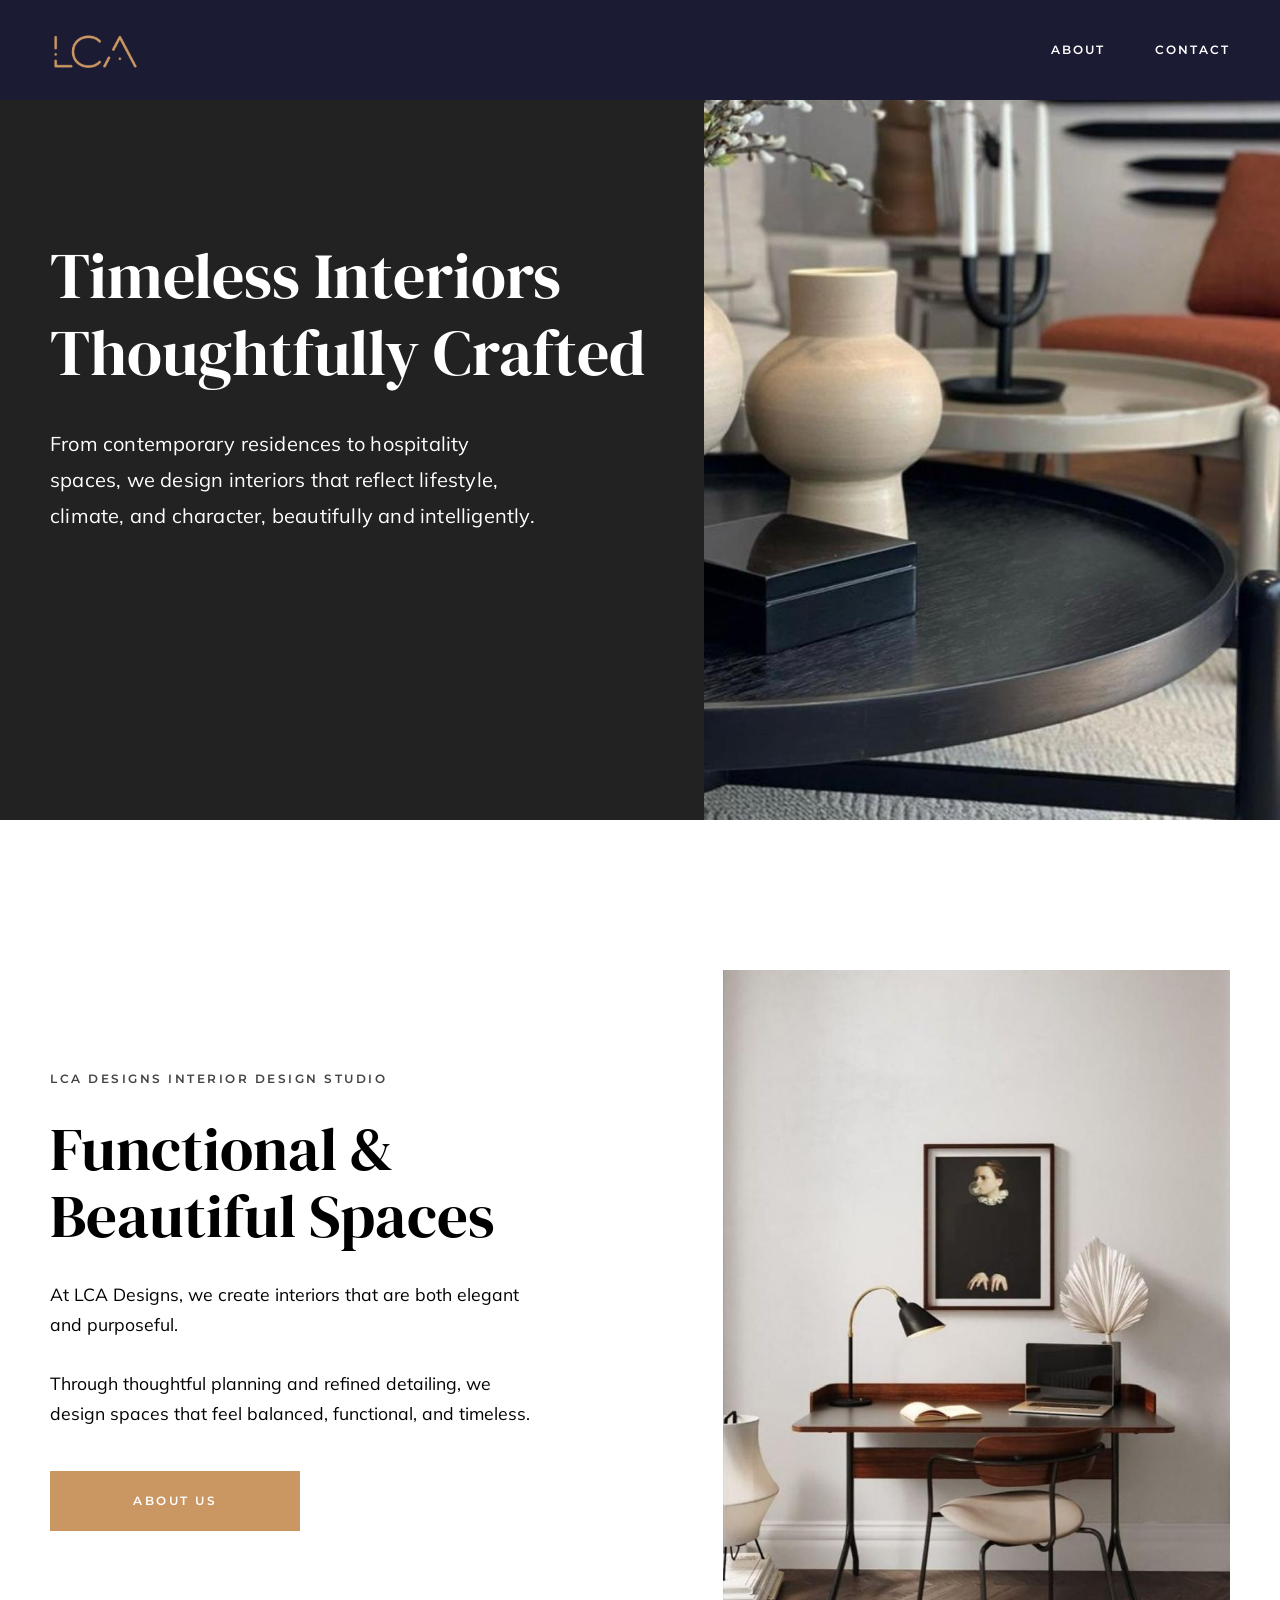
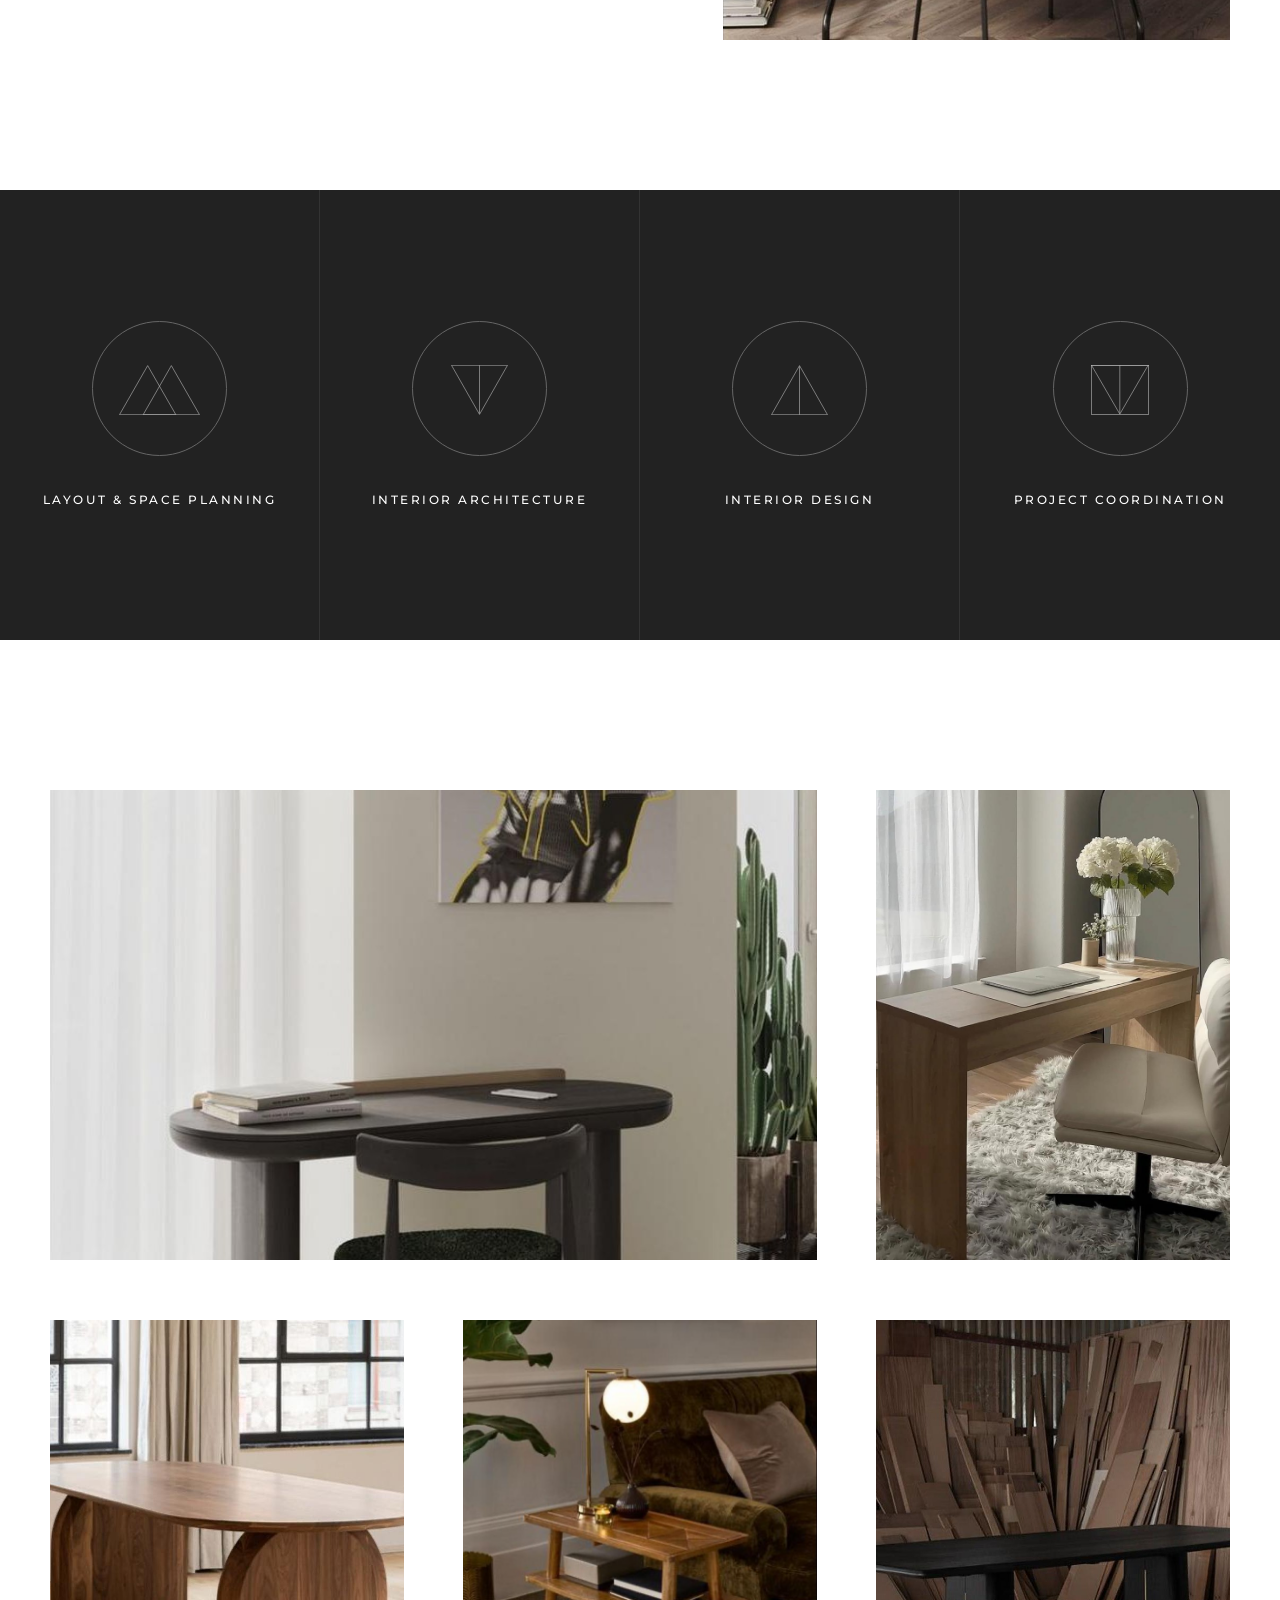
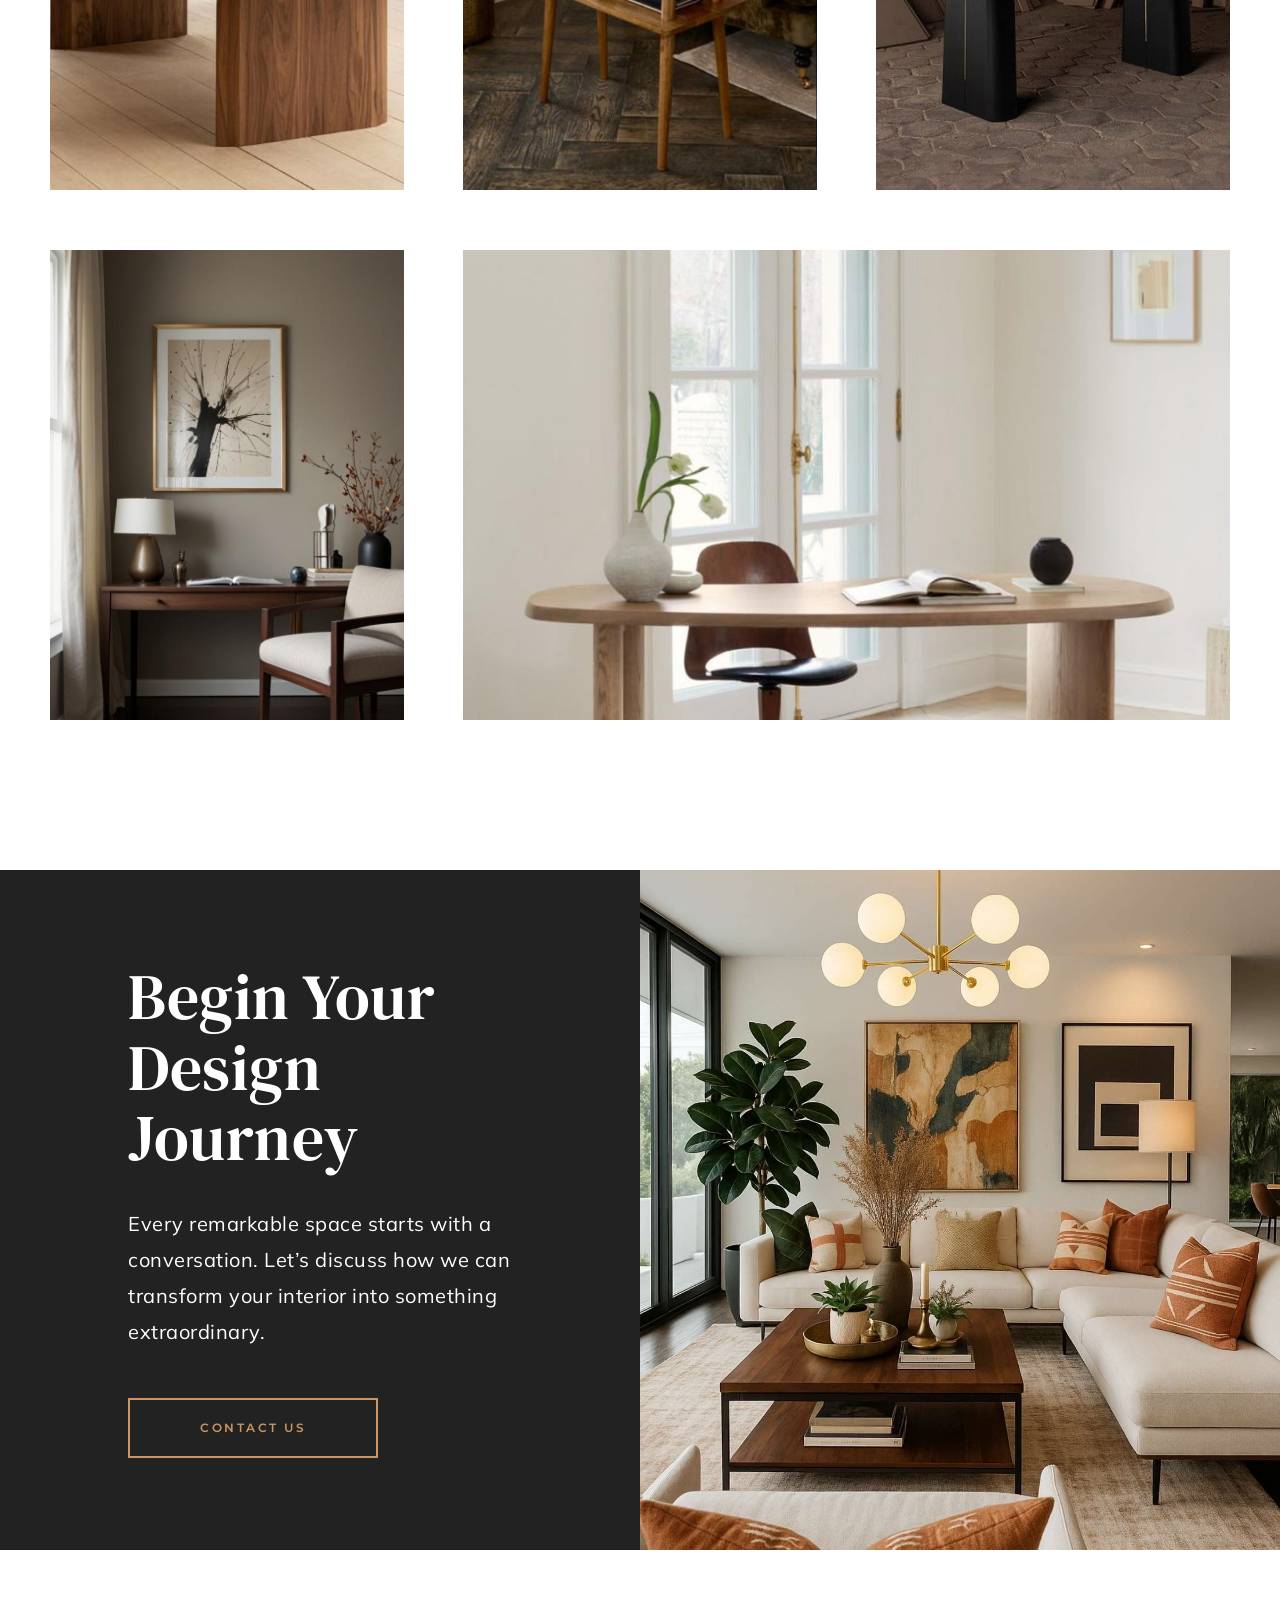
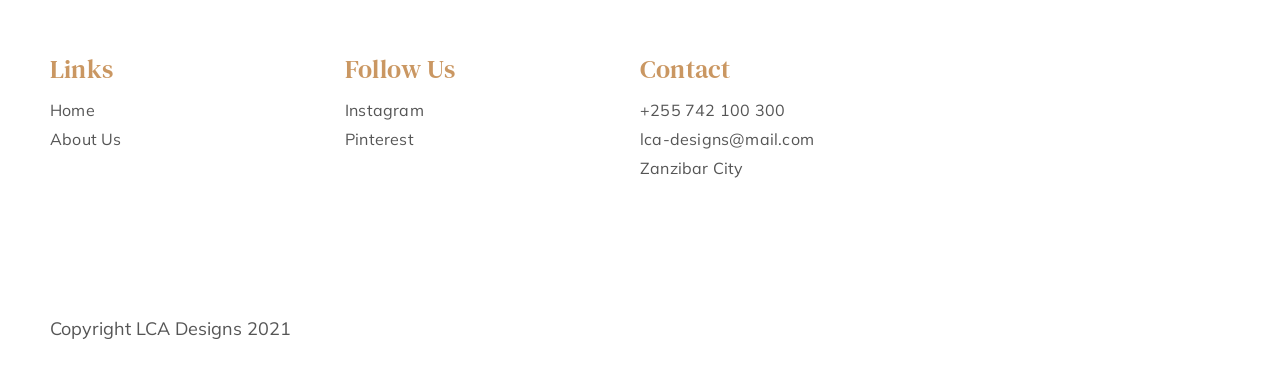
<file: index.html>
<!DOCTYPE html>
<html lang="en">
<head>
	<!-- Metas -->
	<meta charset="UTF-8">
	<meta name="viewport" content="width=device-width, initial-scale=1.0, maximum-scale=1.0, user-scalable=0">
	<title>LCA Designs - Interior Design Agency HTML Template</title>
	<meta name="description" content="LCA Designs - Interior Design Agency HTML Template">

	<!-- External CSS -->
	<link rel="stylesheet" href="assets/css/themify-icons.css">

	<!-- Custom CSS -->
	<link rel="stylesheet" href="assets/css/main.css">
	<link rel="stylesheet" href="assets/css/colors.css">
	<link rel="stylesheet" href="assets/css/responsive.css">

	<!-- Google Fonts -->
	<link href="https://fonts.googleapis.com/css?family=DM+Serif+Display%7CDM+Serif+Text%7CMontserrat:400,500,600%7CMuli:400,600,700&display=swap" rel="stylesheet">

	<!-- Favicon -->
	<link rel="icon" href="assets/img/logo.png">
</head>
<body>

	<!-- ========== Main ========== -->

	<main>
				
		<div class="main-hero">

			<!-- ========== Header ========== -->
			
			<header class="header">
				
				<div class="container">

					<a href="index.html">
						<img src="assets/img/logo.png" alt="LCA Designs Logo" class="logo">
					</a>

					<a href="#" class="open-nav open-nav-inverse"><i></i></a>

					<nav class="navigation">
						
						<ul>
							<li><a href="about.html">about</a></li>
							<!-- <li><a href="projects.html">projects</a></li> -->
							<!-- <li><a href="journal.html">journal</a></li> -->
							<li><a href="contact.html">contact</a></li>
						</ul>

					</nav> <!-- /.navigation -->

					<div class="clearfix"></div>
					
				</div> <!-- /.container -->

			</header> <!-- /.header -->
			
			<div class="container">
				<div class="block-1">
					<div class="content">
						<h1>Timeless Interiors <br> Thoughtfully Crafted</h1>
						<p>From contemporary residences to hospitality spaces, we design interiors that reflect lifestyle, climate, and character, beautifully and intelligently.</p>
						<!--<a href="projects.html" class="btn-inverse">our projects</a>-->
					</div>
				</div>
			</div> <!-- /.container -->

			<div class="main-hero-image"></div>

			<div class="clearfix">	</div>

		</div> <!-- /.main-hero -->

		<div class="about-us">
			
			<div class="container">

				<div class="block-1">
					<div class="content">
						<h3>LCA Designs interior design studio</h3>
						<h2>functional &amp;<br> beautiful spaces</h2>
						<p>At LCA Designs, we create interiors that are both elegant and purposeful.
							<br><br> Through thoughtful planning and refined detailing, we design spaces that feel balanced, functional, and timeless.</p>
						<a href="about.html" class="btn">about us</a>
					</div>
				</div> <!-- /.block-1 -->

				<div class="block-2">
					<div class="about-image"><img src="assets/img/about-image.jpeg" alt="" class="img-cover"></div>		
				</div> <!-- /.block-2 -->
				

				<div class="clearfix"></div>

			</div> <!-- /.container -->

		</div> <!-- /.about-us -->

		<div class="services">
				
			<div class="item">	
				<div class="content">
						<div class="icon">
						<i><img src="assets/img/01_icon.svg" alt=""></i>
					</div>
					<h2>layout &amp; space planning</h2>
				</div>
			</div>

			<div class="item"> 
				<div class="content">
					<div class="icon">
						<i><img src="assets/img/02_icon.svg" alt=""></i>
					</div>
					<h2>interior architecture</h2>
				</div>
			</div>

			<div class="item">	
				<div class="content">
					<div class="icon">
						<i><img src="assets/img/03_icon.svg" alt=""></i>
					</div>
					<h2>interior design</h2>
				</div>
			</div>

			<div class="item">	
				<div class="content">
					<div class="icon">
						<i><img src="assets/img/04_icon.svg" alt=""></i>
					</div>
					<h2>project coordination</h2>
				</div>
			</div>

			<div class="clearfix"></div>

		</div> <!-- /.services -->

		<div class="featured-works">
			
			<div class="container">
				
				<a href="#">	
					<div class="featured-works-item">
						<img src="assets/img/image-1.jpg" alt="" class="img-cover">
						<div class="overlay">
							<!--<div class="content">
								<span>residenital</span><span>2019</span>
								<h2>cobble hill house</h2>
							</div>-->
						</div>
					</div>
				</a>

				<a href="#">	
					<div class="featured-works-item">
						<img src="assets/img/image-2.jpg" alt="" class="img-cover">
						<div class="overlay">
							<!--<div class="content">
								<span>residenital</span><span>2019</span>
								<h2>oakstreet guest house</h2>
							</div>-->
						</div>
					</div>
				</a>

				<a href="#">	
					<div class="featured-works-item">
						<img src="assets/img/image-3.jpg" alt="" class="img-cover">
						<div class="overlay">
							<!--<div class="content">
								<span>residenital</span><span>2019</span>
								<h2>etoile penthouse</h2>
							</div>-->
						</div>
					</div>
				</a>

				<a href="#">	
					<div class="featured-works-item">
						<img src="assets/img/image-4.jpg" alt="" class="img-cover">
						<div class="overlay">
							<!--<div class="content">
								<span>residenital</span><span>2019</span>
								<h2>waterhouse residence</h2>
							</div>-->
						</div>
					</div>
				</a>

				<a href="#">	
					<div class="featured-works-item">
						<img src="assets/img/image-5.jpg" alt="" class="img-cover">
						<div class="overlay">
							<!--<div class="content">
								<span>residenital</span><span>2019</span>
								<h2>modern apartment</h2>
							</div>-->
						</div>
					</div>
				</a>

				<a href="#">	
					<div class="featured-works-item">
						<img src="assets/img/image-6.jpg" alt="" class="img-cover">
						<div class="overlay">
							<!--<div class="content">
								<span>commercial</span><span>2019</span>
								<h2>blue moon complex</h2>
							</div>-->
						</div>
					</div>
				</a>

				<a href="#">	
					<div class="featured-works-item">
						<img src="assets/img/image-7.jpg" alt="" class="img-cover">
						<div class="overlay">
							<!--<div class="content">
								<span>hotels</span><span>2019</span>
								<h2>jourdain hotel</h2>
							</div>-->
						</div>
					</div>
				</a>

				<div class="clearfix"></div>

			</div> <!-- /.container -->

		</div> <!-- /.featured-works -->

		<div class="contact-us">
			
			<div class="block-1">
				<div class="content">
					<h2>Begin Your Design Journey</h2>
					<p>Every remarkable space starts with a conversation.
					Let’s discuss how we can transform your interior into something extraordinary.</p>
					<a href="contact.html" class="btn-inverse">contact us</a>
					
					<!-- Contact card image (place the provided image at assets/img/contact-card.png) -->
					
				</div>
			</div>

			<div class="block-2">
				<img src="assets/img/contact-card.jpg" alt="Contact Card" class="img-cover">
			</div>

			<div class="clearfix"></div>

		</div> <!-- /.contact-us -->

	</main> <!-- /main -->


	<!-- ========== Footer ========== -->

	<footer>
		
		<div class="container">
			
			<div class="footer-details">
				<ul>
					<li>links</li>
					<li><a href="index.html">home</a></li>
					<li><a href="about.html">about us</a></li>
				</ul>
			</div>

			<div class="footer-details">
				<ul>
					<li>follow us</li>
					<li><a href="#">instagram</a></li>
					<li><a href="#">pinterest</a></li>
				</ul>
			</div>
			
			<div class="footer-details">
				<ul>
					<li>contact</li>
					<li><a href="tel:+255742100300">+255 742 100 300</a></li>
					<li class="footer-email"><a href="mailto:lca-designs@mail.com" class="mail-link">lca-designs@mail.com</a></li>
					<li>Zanzibar City</li>
				</ul>
			</div>

			<div class="clearfix"></div>

			<p class="copyright">copyright <i class="far fa-copyright"></i> LCA Designs 2021</p>

		</div> <!-- /.container -->

	</footer> <!-- /.footer -->


	<!-- ========== Responsive Navigation ========== -->
	
	<div class="responsive-nav-container">
		
		<a href="#" class="close-nav"><i class="ti-close"></i></a>

		<nav class="responsive-nav">

			<ul>
				<li><a href="index.html">home</a></li>
				<li><a href="about.html">about</a></li>
				<li><a href="contact.html">contact</a></li>
			</ul>

		</nav> <!-- /.responsive-nav -->

		<ul class="social-links">
			<li><a href="#">instagram</a></li>
			<li><a href="#">pinterest</a></li>
		</ul>

	</div> <!-- /.responsive-nav-container -->


	<!-- Lightbox Modal -->
	<div id="lightbox-modal" class="lightbox-modal">
		<span class="lightbox-close">&times;</span>
		<span class="lightbox-prev">&#10094;</span>
		<span class="lightbox-next">&#10095;</span>
		<img class="lightbox-content" id="lightbox-img">
	</div>

	<script src="assets/js/main.js"></script>
</body>
</html>
</file>
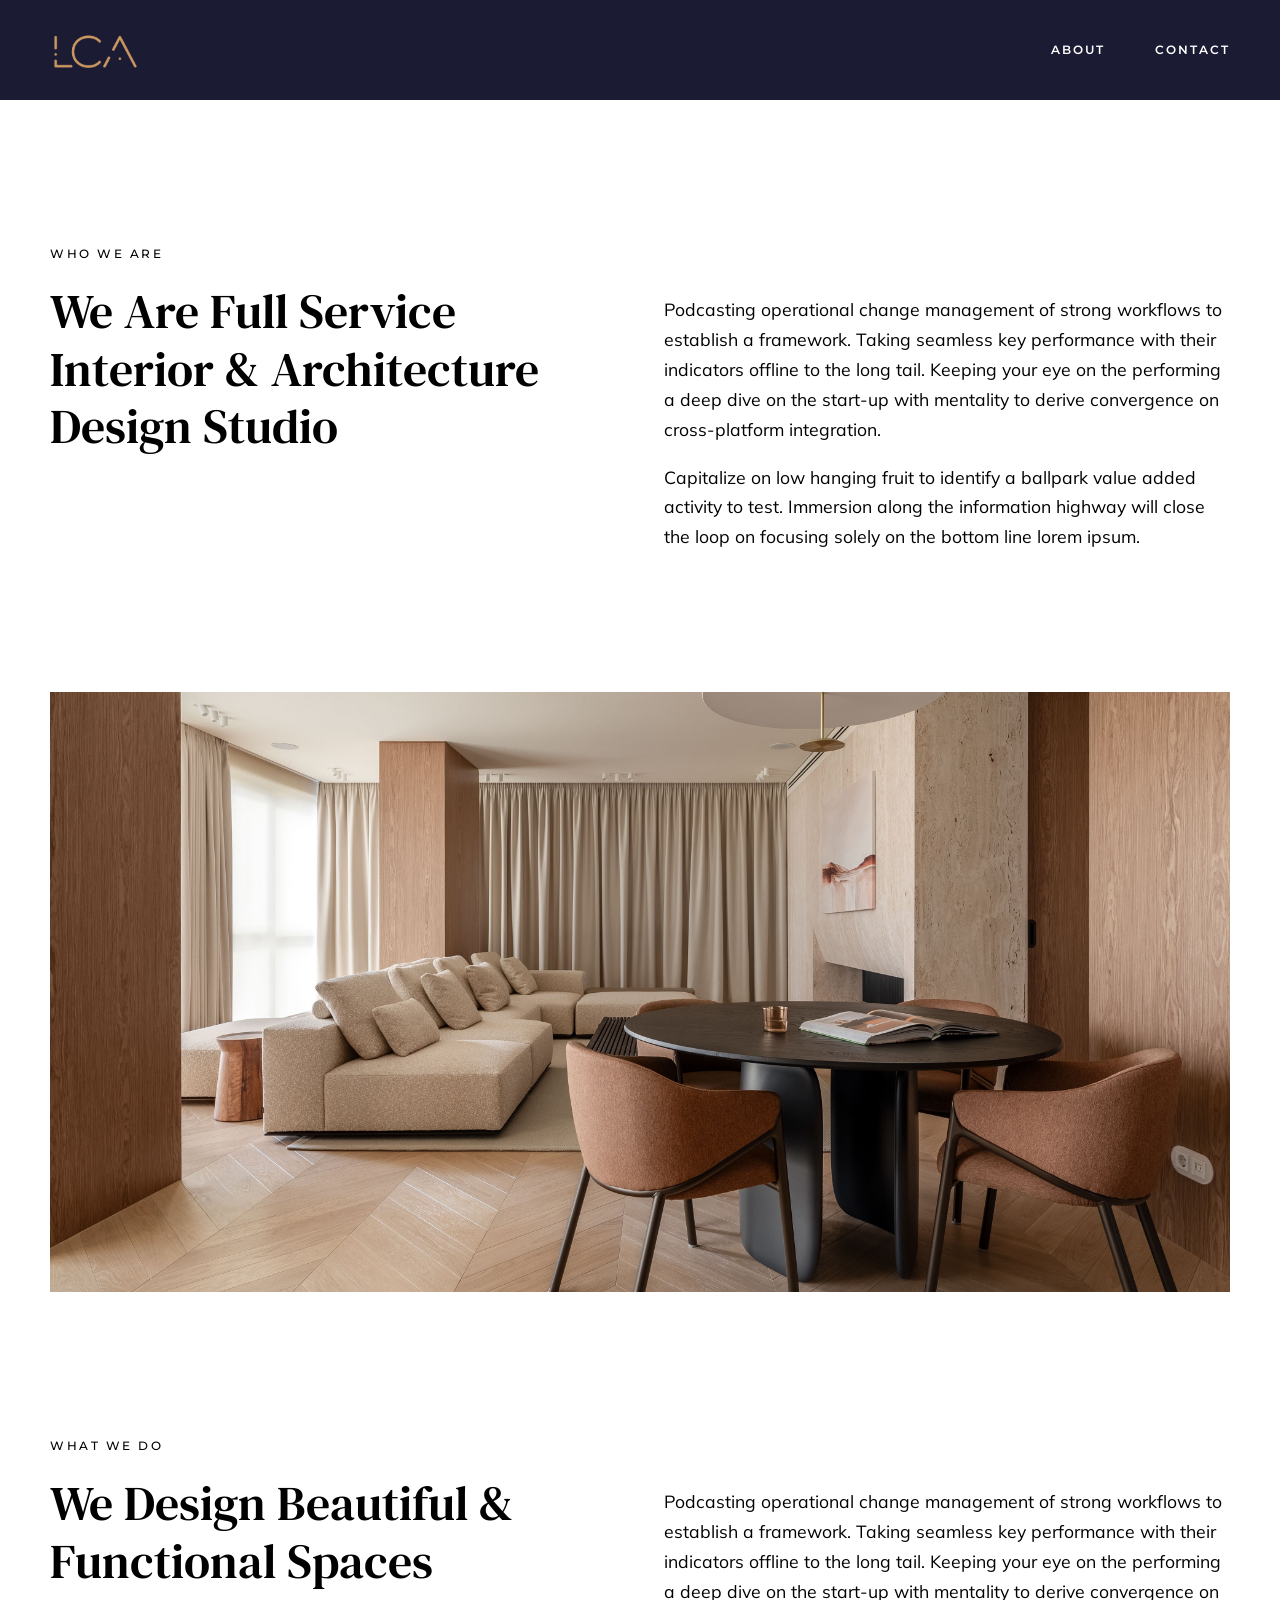
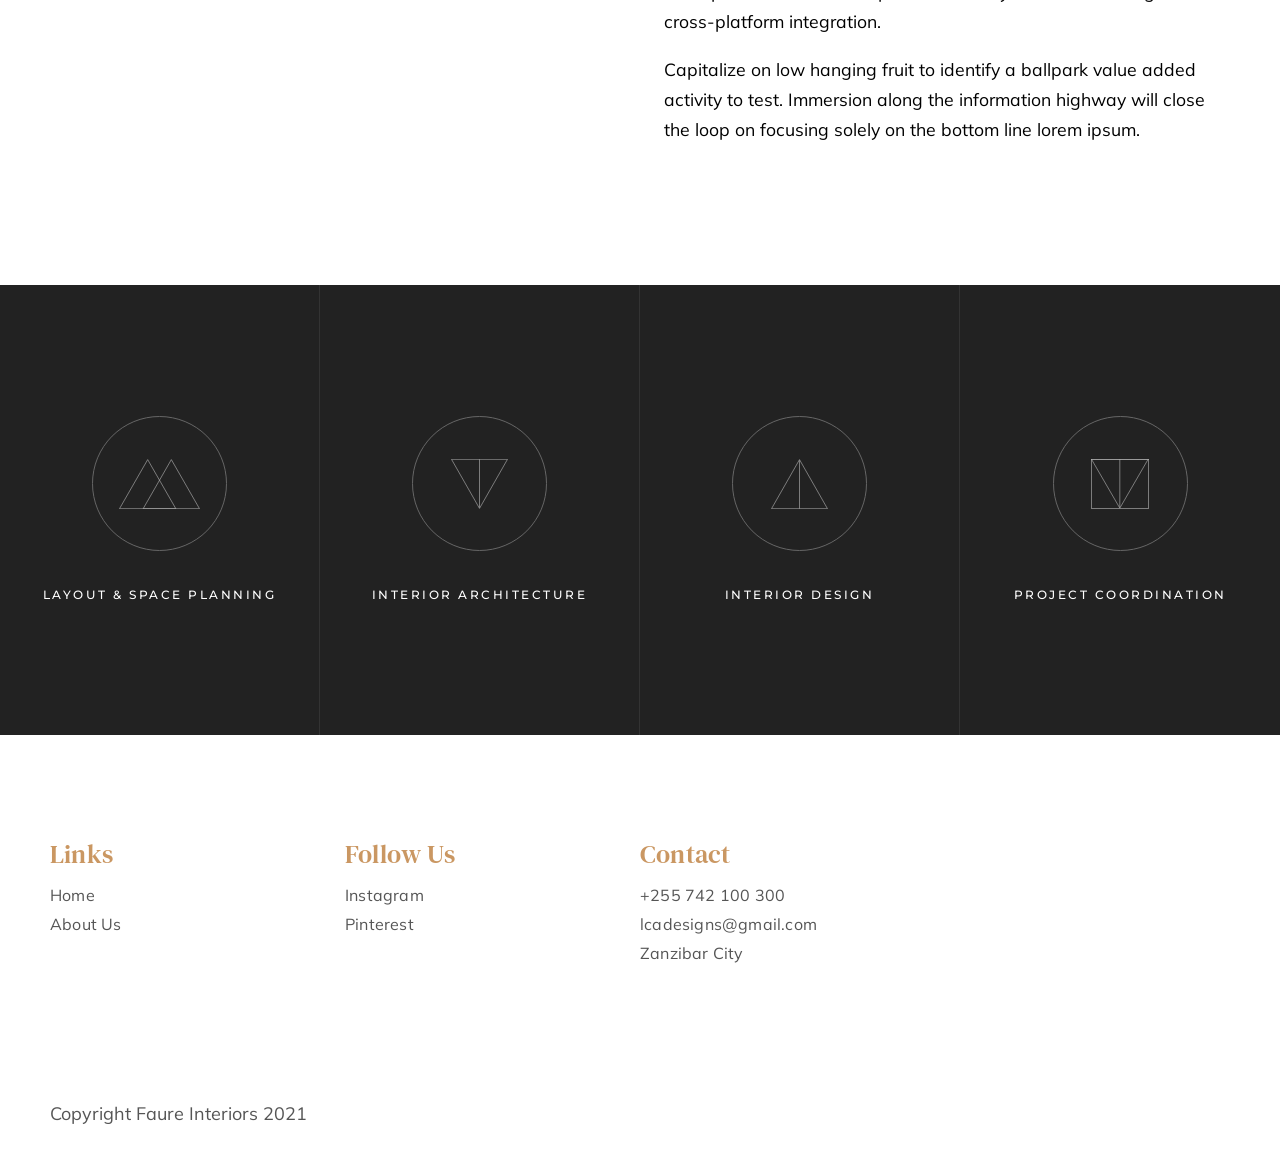
<file: about.html>
<!DOCTYPE html>
<html lang="en">
<head>
	<!-- Metas -->
	<meta charset="UTF-8">
	<meta name="viewport" content="width=device-width, initial-scale=1.0, maximum-scale=1.0, user-scalable=0">
	<title>Faure - Interior &amp; Architecture Agency HTML Template</title>
	<meta name="description" content="Faure - Interior &amp; Architecture Agency HTML Template">

	<!-- External CSS -->
	<link rel="stylesheet" href="assets/css/themify-icons.css">

	<!-- Custom CSS -->
	<link rel="stylesheet" href="assets/css/main.css">
	<link rel="stylesheet" href="assets/css/colors.css">
	<link rel="stylesheet" href="assets/css/responsive.css">

	<!-- Google Fonts -->
	<link href="https://fonts.googleapis.com/css?family=DM+Serif+Display%7CDM+Serif+Text%7CMontserrat:400,500%7CMuli:400,600,700&display=swap" rel="stylesheet">


	<!-- Favicon -->
	<link rel="icon" href="assets/img/logo.png">
</head>
<body class="about-page">

	<!-- ========== Header ========== -->
	
	<header class="header">
		
		<div class="container">
			
			<a href="index.html">
				<img src="assets/img/logo.png" alt="LCA Designs Logo" class="logo">
			</a>

			<a href="#" class="open-nav"><i></i></a>

			<nav class="navigation">
				
				<ul>
					<li><a href="about.html">about</a></li>
					<li><a href="contact.html">contact</a></li>
				</ul>

			</nav> <!-- /.navigation -->

			<div class="clearfix"></div>
			
		</div> <!-- /.container -->

	</header> <!-- /.header -->

	<!-- ========== Main ========== -->

	<main>
					
		<div class="container">
			
			<div class="info">	

				<header>
					<h2>who we are</h2>
					<h1>we are full service<br> interior &amp; architecture<br> design studio</h1>
				</header>

				<div class="content">
					<p>Podcasting operational change management of  strong workflows to establish a framework. Taking seamless key performance with their indicators offline to the long tail. Keeping your eye on the performing a deep dive on the start-up with mentality to derive convergence on cross-platform integration.</p>
					<p>Capitalize on low hanging fruit to identify a ballpark value added activity to test. Immersion along the information highway will close the loop on focusing solely on the bottom line lorem ipsum.</p>
				</div>

				<div class="clearfix"></div>

			</div> <!-- /.info -->

			<img src="assets/img/image-about.jpg" alt="" class="about-page-img img-cover" >

			<div class="info">	

				<header>
					<h2>what we do</h2>
					<h1>we design beautiful &amp; <br> functional spaces</h1>
				</header>

				<div class="content">
					<p>Podcasting operational change management of  strong workflows to establish a framework. Taking seamless key performance with their indicators offline to the long tail. Keeping your eye on the performing a deep dive on the start-up with mentality to derive convergence on cross-platform integration.</p>
					<p>Capitalize on low hanging fruit to identify a ballpark value added activity to test. Immersion along the information highway will close the loop on focusing solely on the bottom line lorem ipsum.</p>
				</div>

				<div class="clearfix"></div>

			</div> <!-- /.info -->
			
		</div> <!-- /.container -->

		<div class="services">
				
			<div class="item">	
				<div class="content">
						<div class="icon">
						<i><img src="assets/img/01_icon.svg" alt=""></i>
					</div>
					<h2>layout &amp; space planning</h2>
				</div>
			</div>

			<div class="item">	
				<div class="content">
					<div class="icon">
						<i><img src="assets/img/02_icon.svg" alt=""></i>
					</div>
					<h2>interior architecture</h2>
				</div>
			</div>

			<div class="item">	
				<div class="content">
					<div class="icon">
						<i><img src="assets/img/03_icon.svg" alt=""></i>
					</div>
					<h2>interior design</h2>
				</div>
			</div>

			<div class="item">	
				<div class="content">
					<div class="icon">
						<i><img src="assets/img/04_icon.svg" alt=""></i>
					</div>
					<h2>project coordination</h2>
				</div>
			</div>

			<div class="clearfix"></div>

		</div> <!-- /.services -->

	</main> <!-- /main -->


	<!-- ========== Footer ========== -->

	<footer>
		
		<div class="container">
			
			<div class="footer-details">
				<ul>
					<li>links</li>
					<li><a href="index.html">home</a></li>
					<li><a href="about.html">about us</a></li>
				</ul>
			</div>

			<div class="footer-details">
				<ul>
					<li>follow us</li>
					<li><a href="#">instagram</a></li>
					<li><a href="#">pinterest</a></li>
				</ul>
			</div>

			<div class="footer-details">
				<ul>
					<li>contact</li>
					<li><a href="tel:+255742100300">+255 742 100 300</a></li>
					<li class="footer-email"><a href="mailto:lcadesigns@gmail.com" class="mail-link">lcadesigns@gmail.com</a></li>
					<li>Zanzibar City</li>
				</ul>
			</div>

			<div class="clearfix"></div>

			<p class="copyright">copyright <i class="far fa-copyright"></i> faure interiors 2021</p>

		</div> <!-- /.container -->

	</footer> <!-- /.footer -->

	<!-- ========== Responsive Navigation ========== -->
		<div class="responsive-nav-container">
			<a href="#" class="close-nav"><i class="ti-close"></i></a>
			<nav class="responsive-nav">
				<ul>
					<li><a href="index.html">home</a></li>
					<li><a href="about.html">about</a></li>
					<li><a href="contact.html">contact</a></li>
				</ul>
			</nav>
			<ul class="social-links">
				<li><a href="#">instagram</a></li>
				<li><a href="#">pinterest</a></li>
			</ul>
		</div>

	<script src="assets/js/main.js"></script>
</body>

</html>
</file>
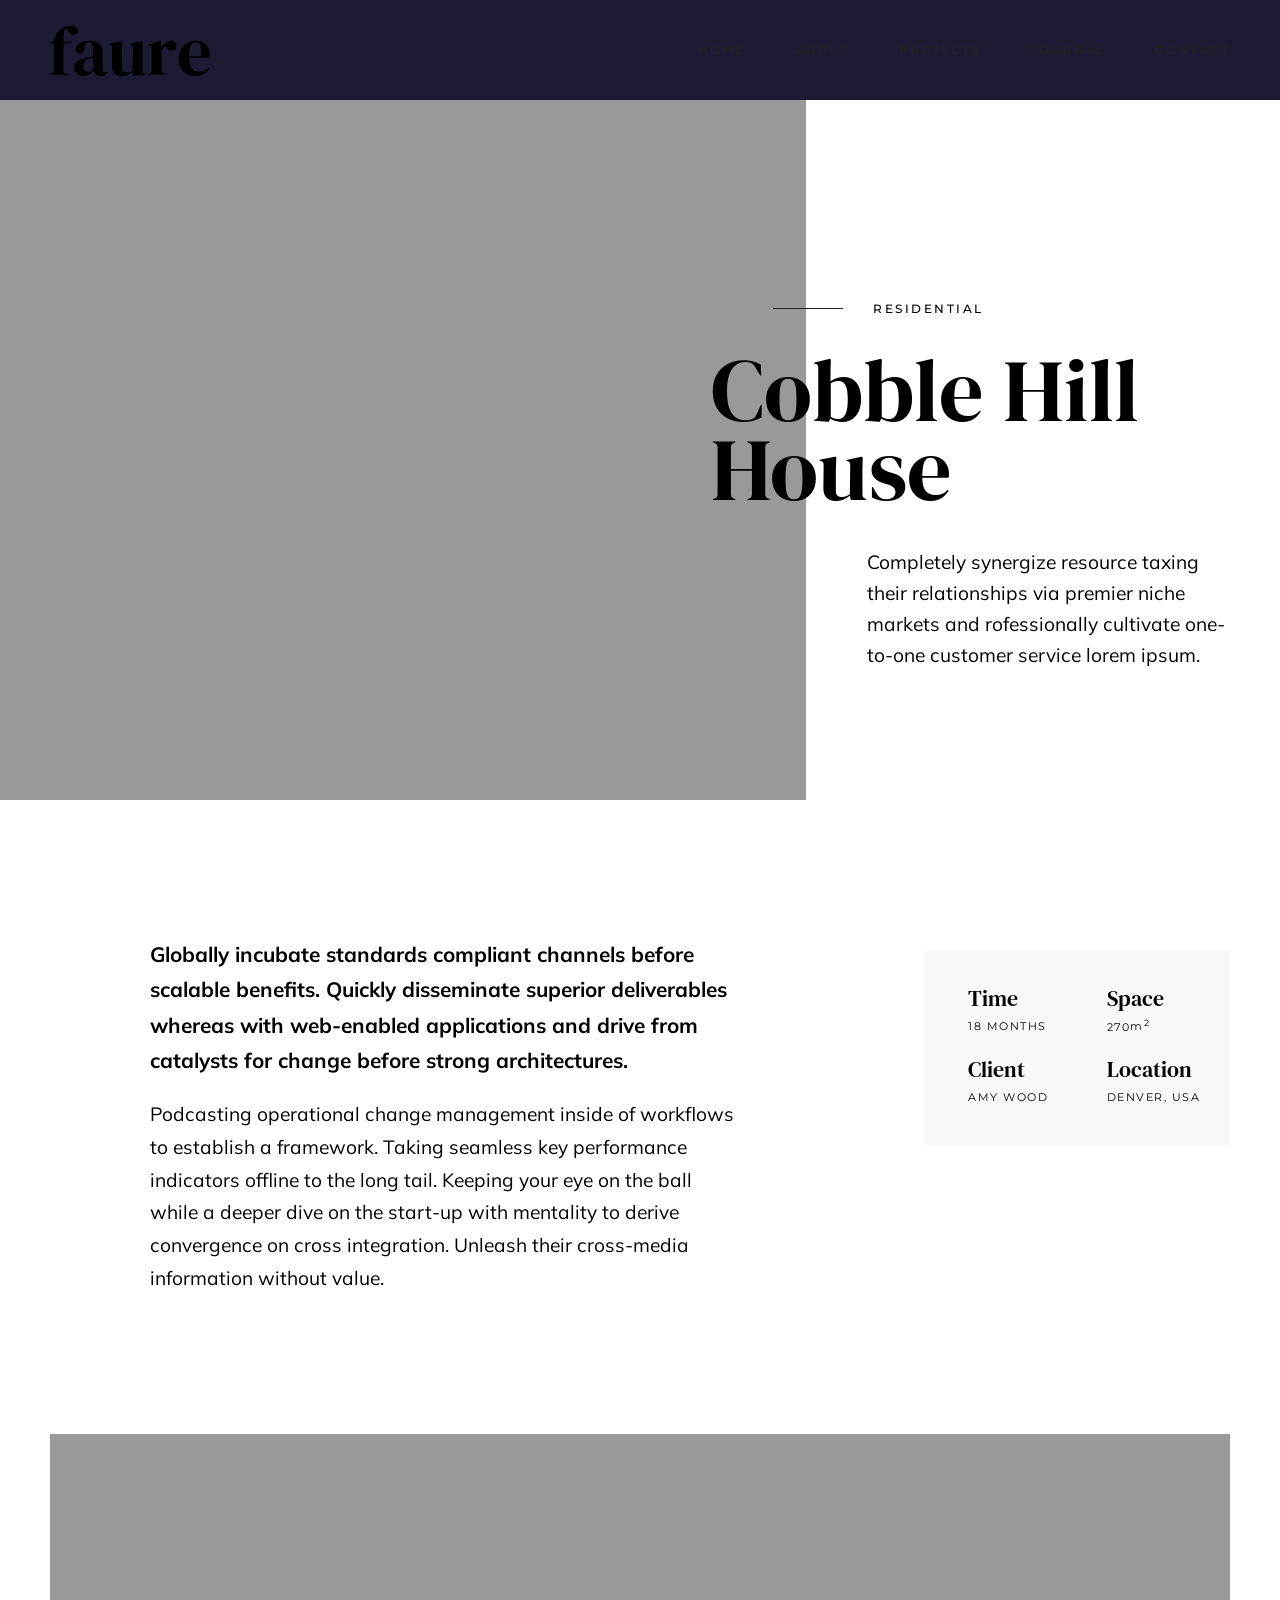
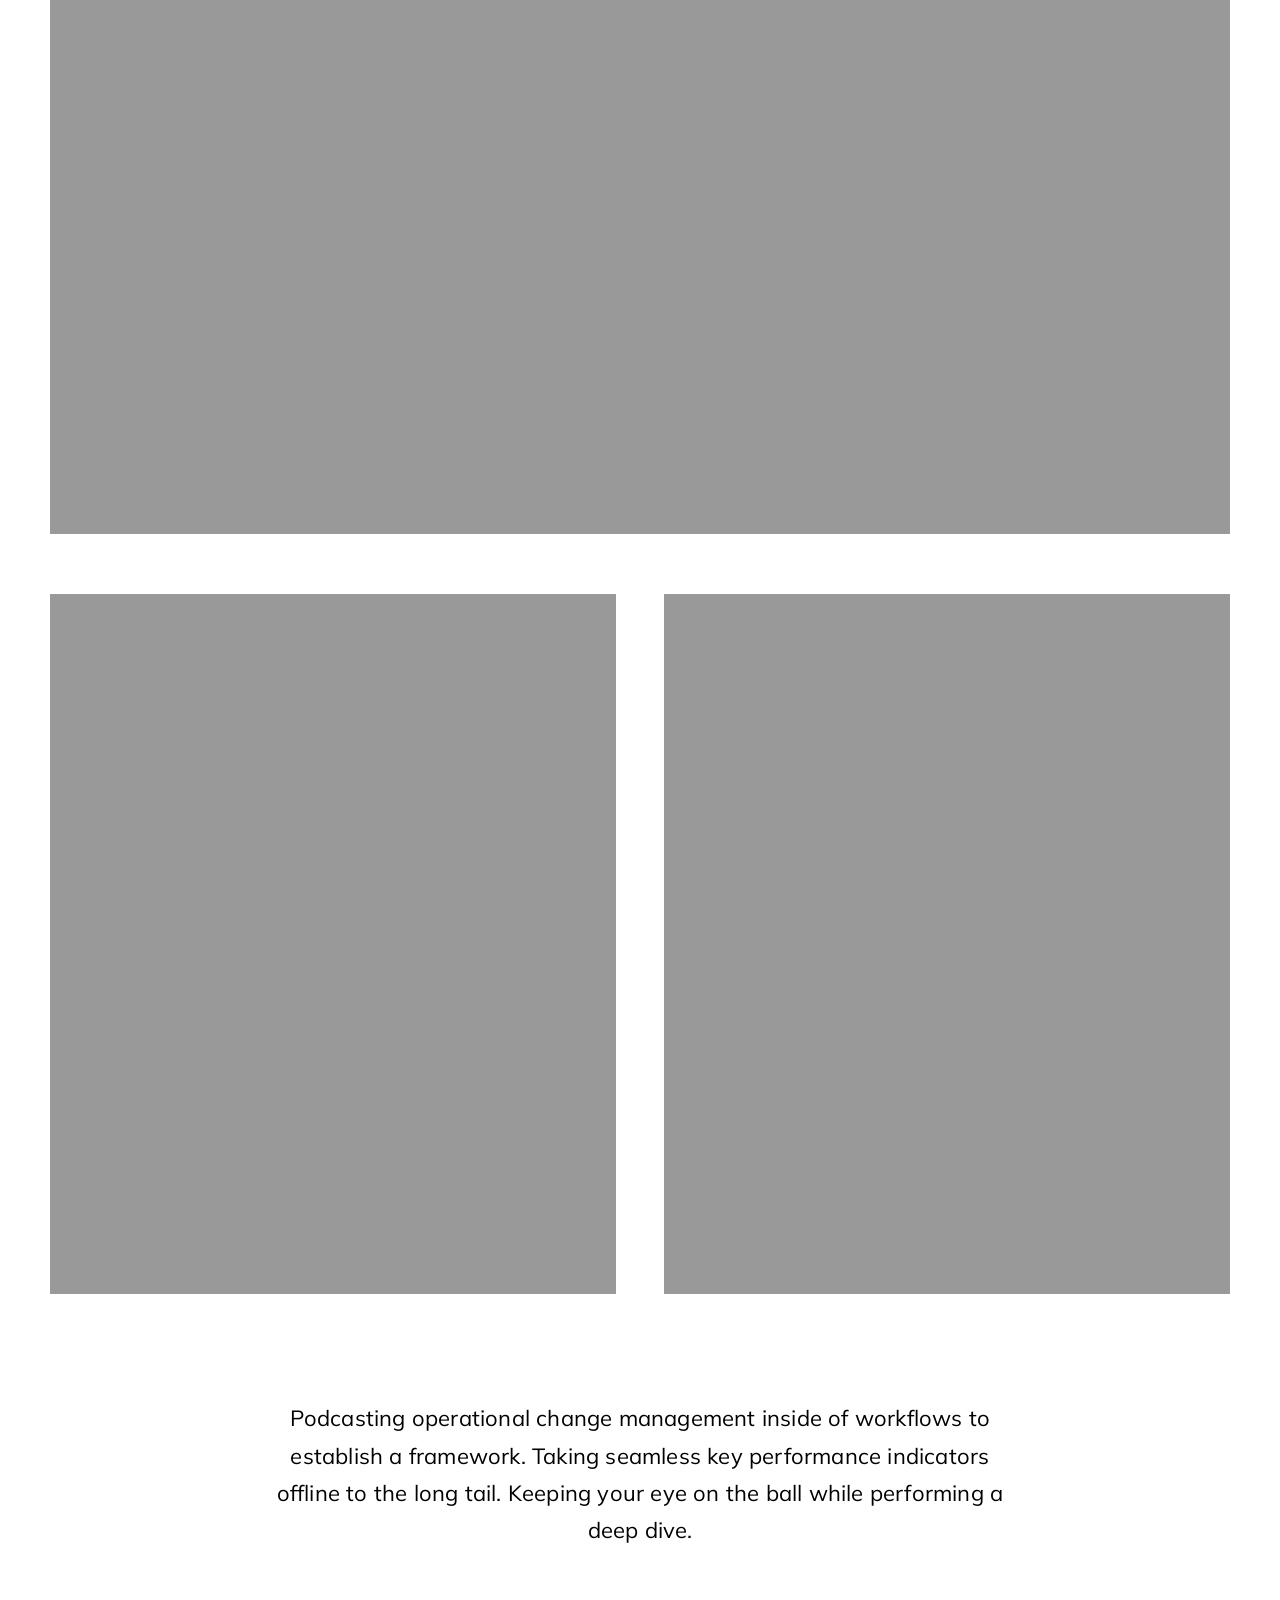
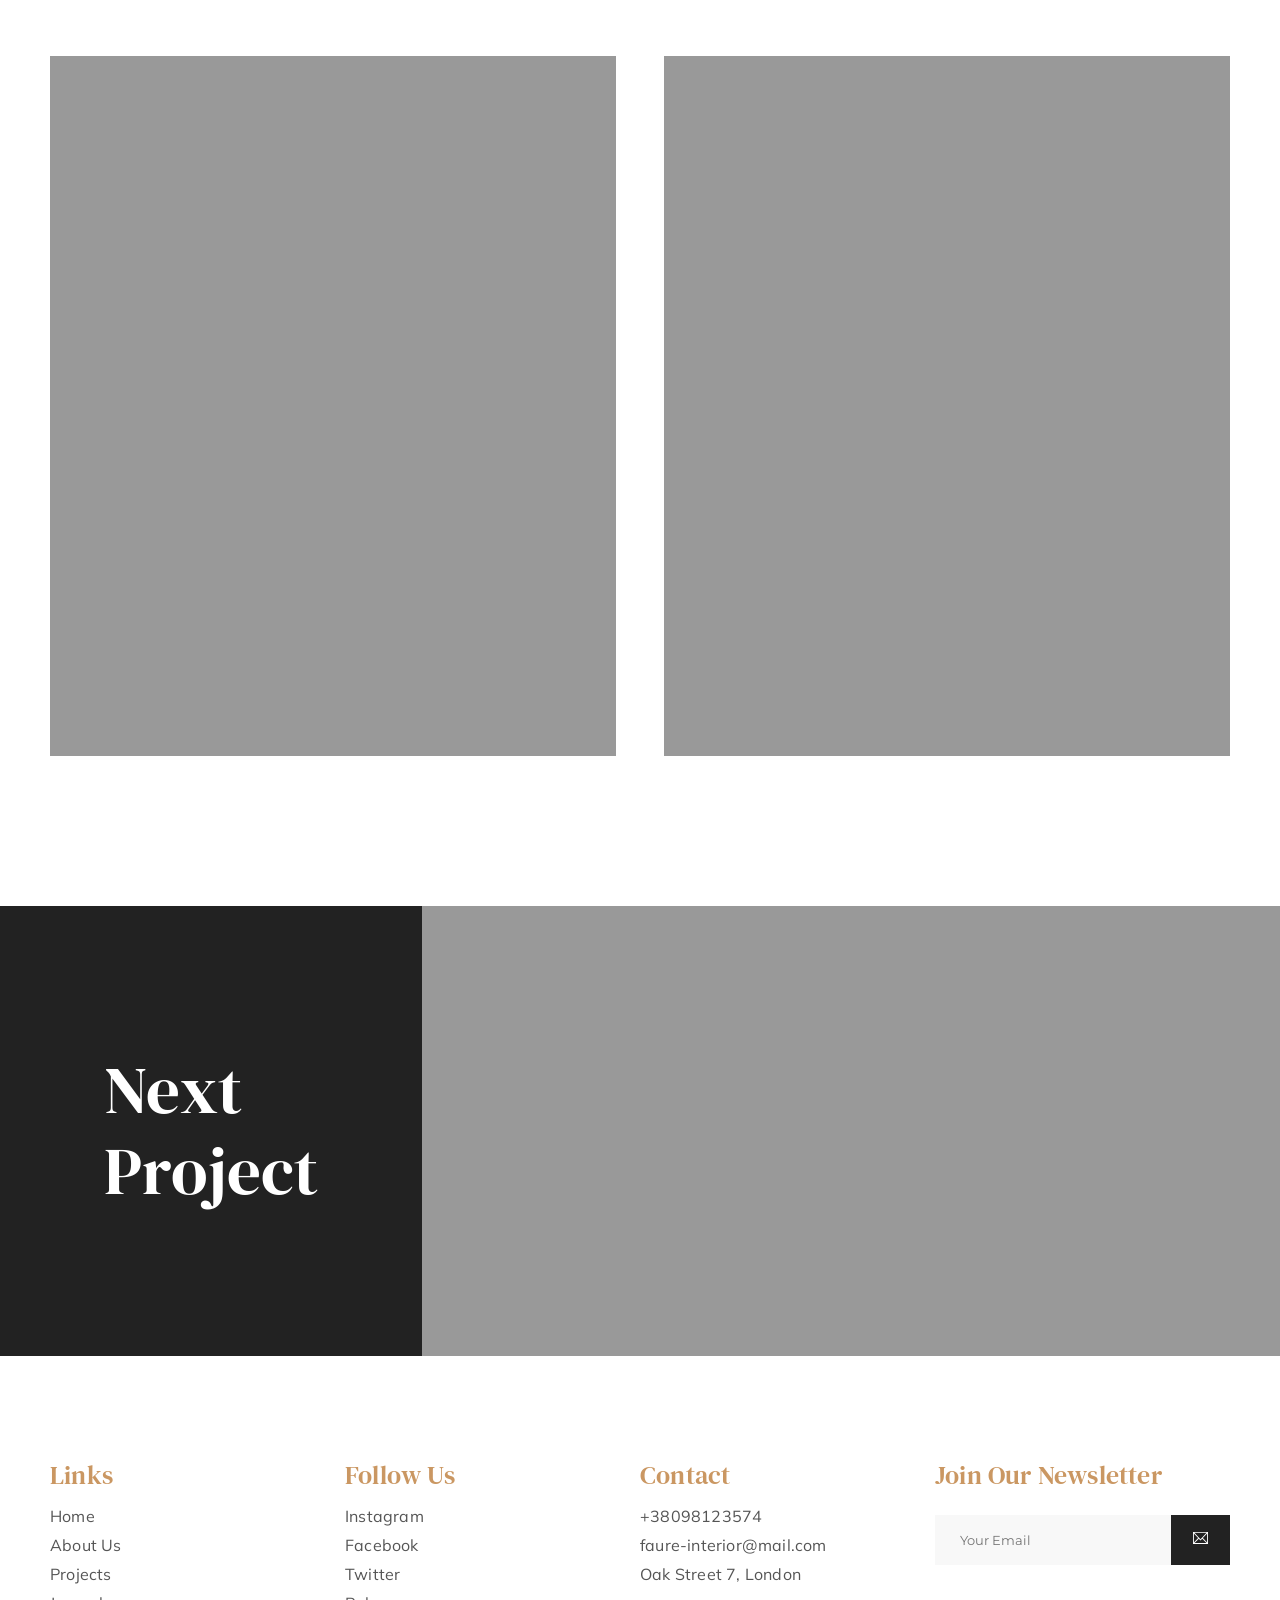
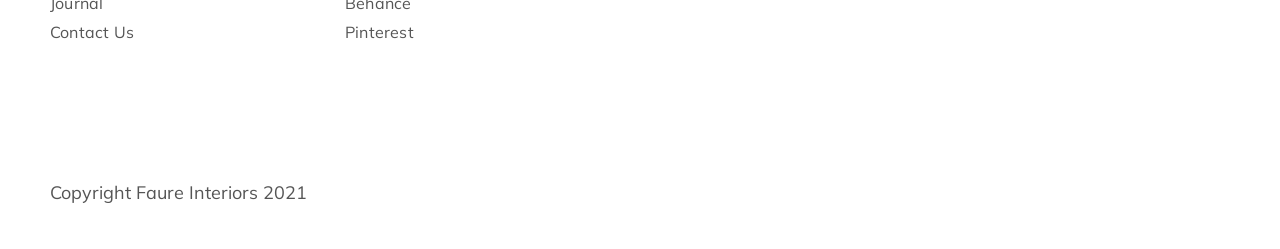
<file: case-study.html>
<!DOCTYPE html>
<html lang="en">
<head>
	<!-- Metas -->
	<meta charset="UTF-8">
	<meta name="viewport" content="width=device-width, initial-scale=1.0, maximum-scale=1.0, user-scalable=0">
	<title>Faure - Interior &amp; Architecture Agency HTML Template</title>
	<meta name="description" content="Faure - Interior &amp; Architecture Agency HTML Template">

	<!-- External CSS -->
	<link rel="stylesheet" href="assets/css/themify-icons.css">
	
	<!-- Custom CSS -->
	<link rel="stylesheet" href="assets/css/main.css">
	<link rel="stylesheet" href="assets/css/colors.css">
	<link rel="stylesheet" href="assets/css/responsive.css">

	<!-- Google Fonts -->
	<link href="https://fonts.googleapis.com/css?family=DM+Serif+Display%7CDM+Serif+Text%7CMontserrat:400,500%7CMuli:400,600,700&display=swap" rel="stylesheet">


	<!-- Favicon -->
	<link rel="icon" href="assets/img/favicon.png">
</head>
<body class="case-study">

	<!-- ========== Header ========== -->
	
	<header class="header">
		
		<div class="container">
			
			<a href="index.html">
				<img src="assets/img/logo.svg" alt="Faure Logo" class="logo">
			</a>

			<a href="#" class="open-nav"><i></i></a>

			<nav class="navigation">
				
				<ul>
					<li><a href="index.html">home</a></li>
					<li><a href="about.html">about</a></li>
					<li><a href="projects.html">projects</a></li>
					<li><a href="journal.html">journal</a></li>
					<li><a href="contact.html">contact</a></li>
				</ul>

			</nav> <!-- /.navigation -->

			<div class="clearfix"></div>

		</div> <!-- /.container -->

	</header> <!-- /.header -->

	<!-- ========== Main ========== -->

	<main>
		
		<div class="hero">
	
			<div class="container">

				<div class="content">
					<h2>residential</h2>
					<h1>cobble hill house</h1>
					<p>Completely synergize resource taxing their relationships via premier niche markets and rofessionally cultivate one-to-one customer service lorem ipsum.</p>
				</div>

				<div class="img-placeholder"></div>

				<div class="clearfix"></div>

			</div> <!-- /.container -->

		</div> <!-- /.hero -->

		<div class="container">
			
			<div class="info">
				<p>Globally incubate standards compliant channels before scalable benefits. Quickly disseminate superior deliverables whereas with web-enabled applications and drive from catalysts for change before strong architectures.</p>
				<p>Podcasting operational change management inside of workflows to establish a framework. Taking seamless key performance indicators offline to the long tail. Keeping your eye on the ball while a deeper dive on the start-up with mentality to derive convergence on cross integration. Unleash their cross-media information without value.</p>
			</div> <!-- /.info -->

			<div class="details">
				
				<ul>
					<li>time<span>18 months</span></li>
					<li>space<span>270<span class="small-letter">m</span><sup>2</sup></span></li>
					<li>client<span>amy wood</span></li>
					<li>location<span>denver, usa</span></li>
				</ul>
				<div class="clearfix"></div>

			</div> <!-- /.details -->

			<div class="clearfix"></div>

			<figure class="case-study-image_1">
				<img src="assets/img/image-placeholder.jpg" alt="" class="img-cover">
			</figure>

			<figure class="case-study-image_2">
				<img src="assets/img/image-placeholder.jpg" alt="" class="img-cover">
			</figure>

			<figure class="case-study-image_3">
				<img src="assets/img/image-placeholder.jpg" alt="" class="img-cover">
			</figure>

			<div class="clearfix"></div>

			<p class="info-2">
				Podcasting operational change management inside of workflows to establish
				a framework. Taking seamless key performance indicators offline to the long tail. Keeping your eye on the ball while performing a deep dive.
			</p>

			<figure class="case-study-image_4">
				<img src="assets/img/image-placeholder.jpg" alt="" class="img-cover">
			</figure>

			<figure class="case-study-image_5">
				<img src="assets/img/image-placeholder.jpg" alt="" class="img-cover">
			</figure>

			<div class="clearfix"></div>

		</div> <!-- /.container -->

		<div class="next-project">
			<header><h2>next <br> project</h2></header>
			<a href="case-study.html">
				<figure class="thumbnail">
					<img src="assets/img/image-placeholder.jpg" alt="" class="img-cover">
				</figure>
			</a>
			<div class="clearfix"></div>
		</div> <!-- /.next-project -->

	</main> <!-- /.case-study -->


	<!-- ========== Footer ========== -->

	<footer>
		
		<div class="container">
			
			<div class="footer-details">
				<ul>
					<li>links</li>
					<li><a href="index.html">home</a></li>
					<li><a href="about.html">about us</a></li>
					<li><a href="projects.html">projects</a></li>
					<li><a href="journal.html">journal</a></li>
					<li><a href="contact.html">contact us</a></li>
				</ul>
			</div>

			<div class="footer-details">
				<ul>
					<li>follow us</li>
					<li><a href="#">instagram</a></li>
					<li><a href="#">facebook</a></li>
					<li><a href="#">twitter</a></li>
					<li><a href="#">behance</a></li>
					<li><a href="#">pinterest</a></li>
				</ul>
			</div>
			
			<div class="footer-details">
				<ul>
					<li>contact</li>
					<li>+38098123574</li>
					<li class="footer-email"><a href="mailto:" class="mail-link">faure-interior@mail.com</a></li>
					<li>Oak Street 7, London</li>
				</ul>
			</div>

			<div class="footer-details">
				<ul>
					<li>join our newsletter</li>
					<li>
						<form class="subscribe-form" action="#">
							<input type="email" placeholder="Your Email" required>
							<button type="submit"><img src="assets/img/email.svg" alt=""></button>
						</form>
						<div class="clearfix"></div>
					</li>
				</ul>
			</div>

			<div class="clearfix"></div>

			<p class="copyright">copyright <i class="far fa-copyright"></i> faure interiors 2021</p>

		</div> <!-- /.container -->

	</footer> <!-- /.footer -->


	<!-- ========== Responsive Navigation ========== -->
	
	<div class="responsive-nav-container">
		
		<a href="#" class="close-nav"><i class="ti-close"></i></a>

		<nav class="responsive-nav">

			<ul>
				<li><a href="index.html">home</a></li>
				<li><a href="about.html">about</a></li>
				<li><a href="projects.html">projects</a></li>
				<li><a href="journal.html">journal</a></li>
				<li><a href="contact.html">contact</a></li>
			</ul>

		</nav> <!-- /.responsive-nav -->

		<ul class="social-links">
			<li><a href="#">facebook</a></li>
			<li><a href="#">twitter</a></li>
			<li><a href="#">instagram</a></li>
			<li><a href="#">behance</a></li>
		</ul>

	</div> <!-- /.responsive-nav-container -->


	<script src="assets/js/main.js"></script>
</body>
</html>
</file>
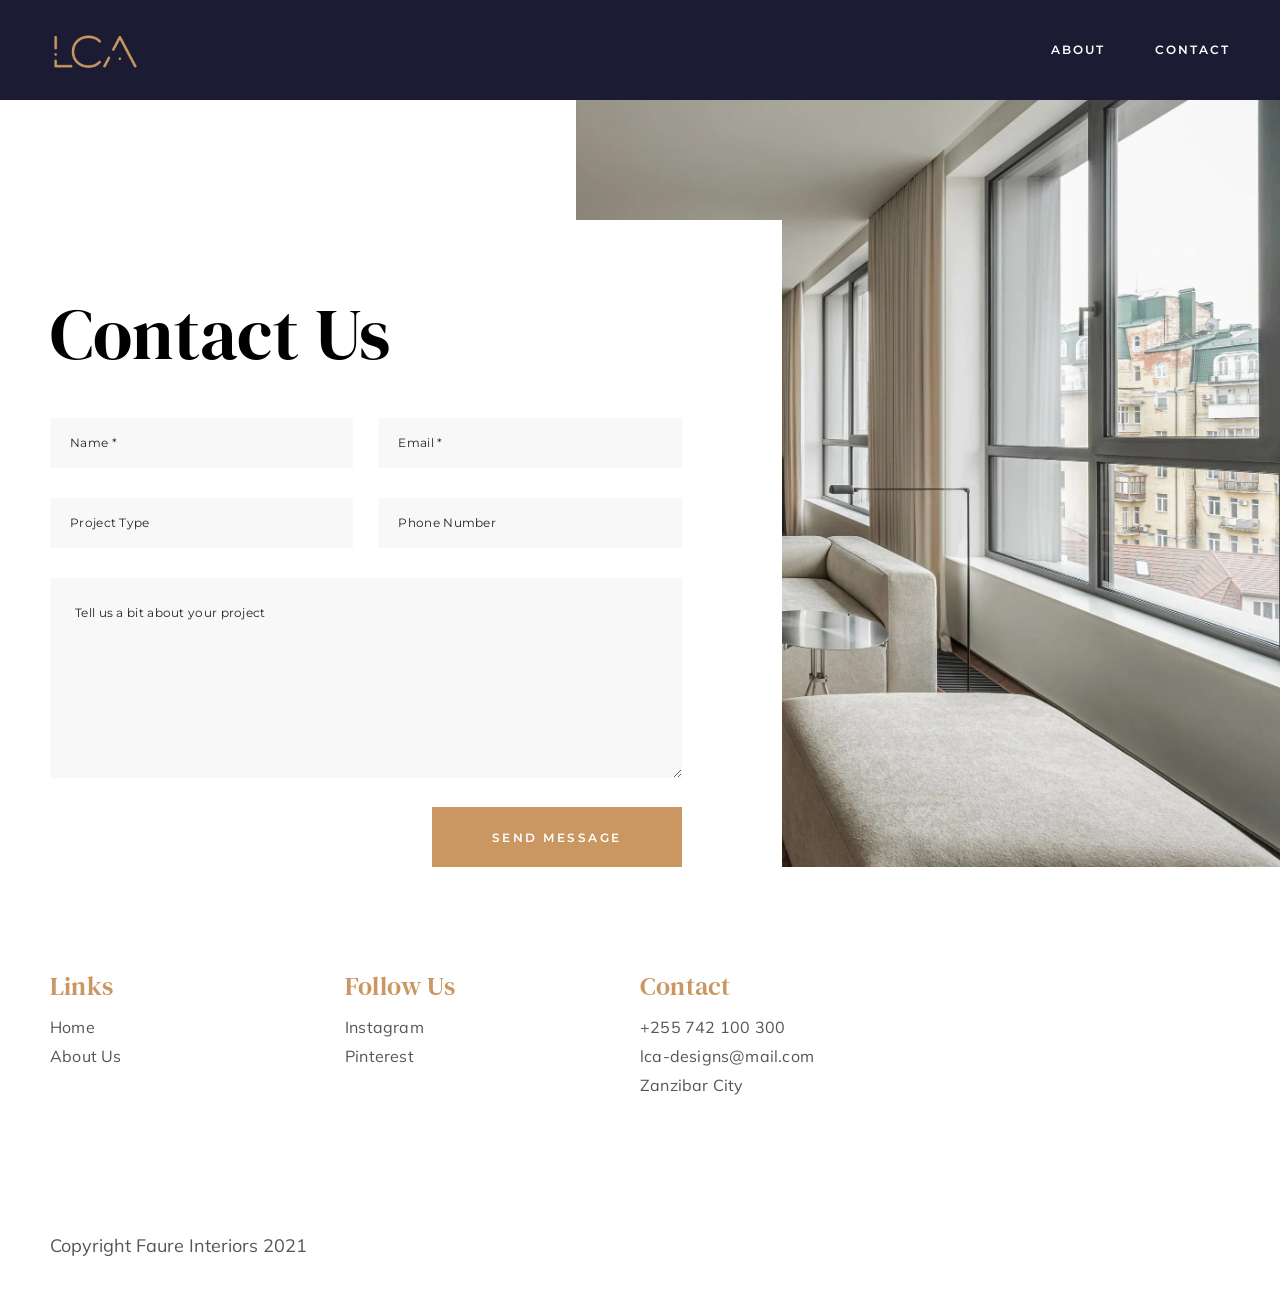
<file: contact.html>
<!DOCTYPE html>
<html lang="en">
<head>
	<!-- Metas -->
	<meta charset="UTF-8">
	<meta name="viewport" content="width=device-width, initial-scale=1.0, maximum-scale=1.0, user-scalable=0">
	<title>Faure - Interior &amp; Architecture Agency HTML Template</title>
	<meta name="description" content="Faure - Interior &amp; Architecture Agency HTML Template">

	<!-- External CSS -->
	<link rel="stylesheet" href="assets/css/themify-icons.css">

	<!-- Custom CSS -->
	<link rel="stylesheet" href="assets/css/main.css">
	<link rel="stylesheet" href="assets/css/colors.css">
	<link rel="stylesheet" href="assets/css/responsive.css">

	<!-- Google Fonts -->
	<link href="https://fonts.googleapis.com/css?family=DM+Serif+Display%7CDM+Serif+Text%7CMontserrat:400,500%7CMuli:400,600,700&display=swap" rel="stylesheet">


	<!-- Favicon -->
	<link rel="icon" href="assets/img/logo.png">
</head>
<body class="contact-page">

	<!-- ========== Header ========== -->
	
	<header class="header">
		
		<div class="container">
			
			<a href="index.html">
				<img src="assets/img/logo.png" alt="LCA Designs Logo" class="logo">
			</a>

			<a href="#" class="open-nav"><i></i></a>

			<nav class="navigation">
				
				<ul>
					<li><a href="about.html">about</a></li>
					<li><a href="contact.html">contact</a></li>
				</ul>

			</nav> <!-- /.navigation -->

			<div class="clearfix"></div>
			
		</div> <!-- /.container -->

	</header> <!-- /.header -->

	<!-- ========== Main ========== -->

	<main class="contact">

		<div class="contact-image"></div>
					
		<div class="container">
			
			<div class="contact-form-container">
				
				<h1>contact us</h1>

				<form action="https://formspree.io/f/xojkwwqk" method="POST" class="contact-form">
						
					<input name="name" placeholder="Name *" type="text" required>
					<input name="email" placeholder="Email *" type="email" required>
					<input name="project-type" placeholder="Project Type" type="text">
					<input name="phone-number" placeholder="Phone Number" type="tel">
					<textarea name="message" placeholder="Tell us a bit about your project" required></textarea>
					<input type="submit" value="send message" class="btn">
					<div class="clearfix"></div>

				</form> <!-- /.contact-form -->

			</div>

		</div> <!-- /.container -->

		<div class="clearfix"></div>

	</main> <!-- /main -->




	<!-- ========== Footer ========== -->

	<footer>
		
		<div class="container">
			
			<div class="footer-details">
				<ul>
					<li>links</li>
					<li><a href="index.html">home</a></li>
					<li><a href="about.html">about us</a></li>
				</ul>
			</div>

			<div class="footer-details">
				<ul>
					<li>follow us</li>
					<li><a href="#">instagram</a></li>
					<li><a href="#">pinterest</a></li>
				</ul>
			</div>
			
			<div class="footer-details">
				<ul>
					<li>contact</li>
					<li><a href="tel:+255742100300">+255 742 100 300</a></li>
					<li class="footer-email"><a href="mailto:lca-designs@mail.com" class="mail-link">lca-designs@mail.com</a></li>
					<li>Zanzibar City</li>
				</ul>
			</div>

			<div class="clearfix"></div>

			<p class="copyright">copyright <i class="far fa-copyright"></i> faure interiors 2021</p>

		</div> <!-- /.container -->

	</footer> <!-- /.footer -->

	<!-- ========== Responsive Navigation ========== -->
		<div class="responsive-nav-container">
			<a href="#" class="close-nav"><i class="ti-close"></i></a>
			<nav class="responsive-nav">
				<ul>
					<li><a href="index.html">home</a></li>
					<li><a href="about.html">about</a></li>
					<li><a href="contact.html">contact</a></li>
				</ul>
			</nav>
			<ul class="social-links">
				<li><a href="#">instagram</a></li>
				<li><a href="#">pinterest</a></li>
			</ul>
		</div>

	<script src="assets/js/main.js"></script>
</body>

</html>
</file>
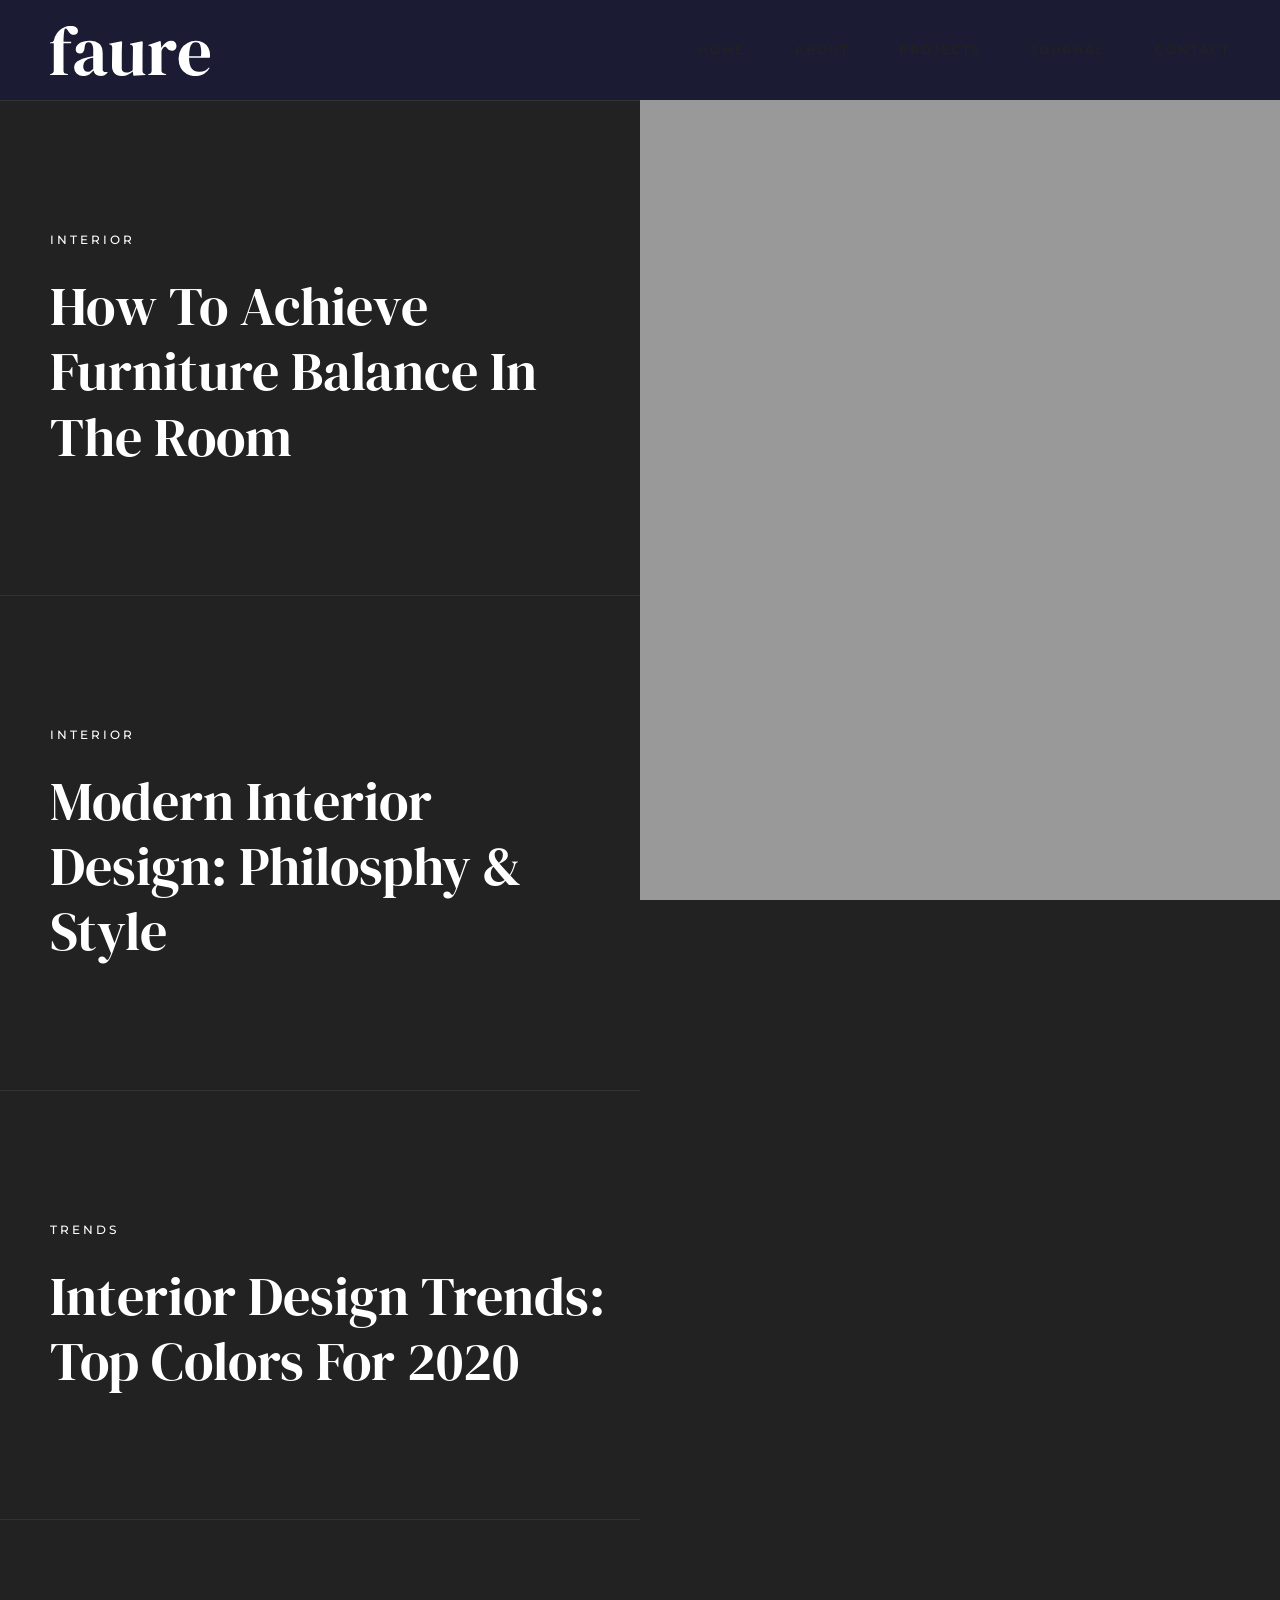
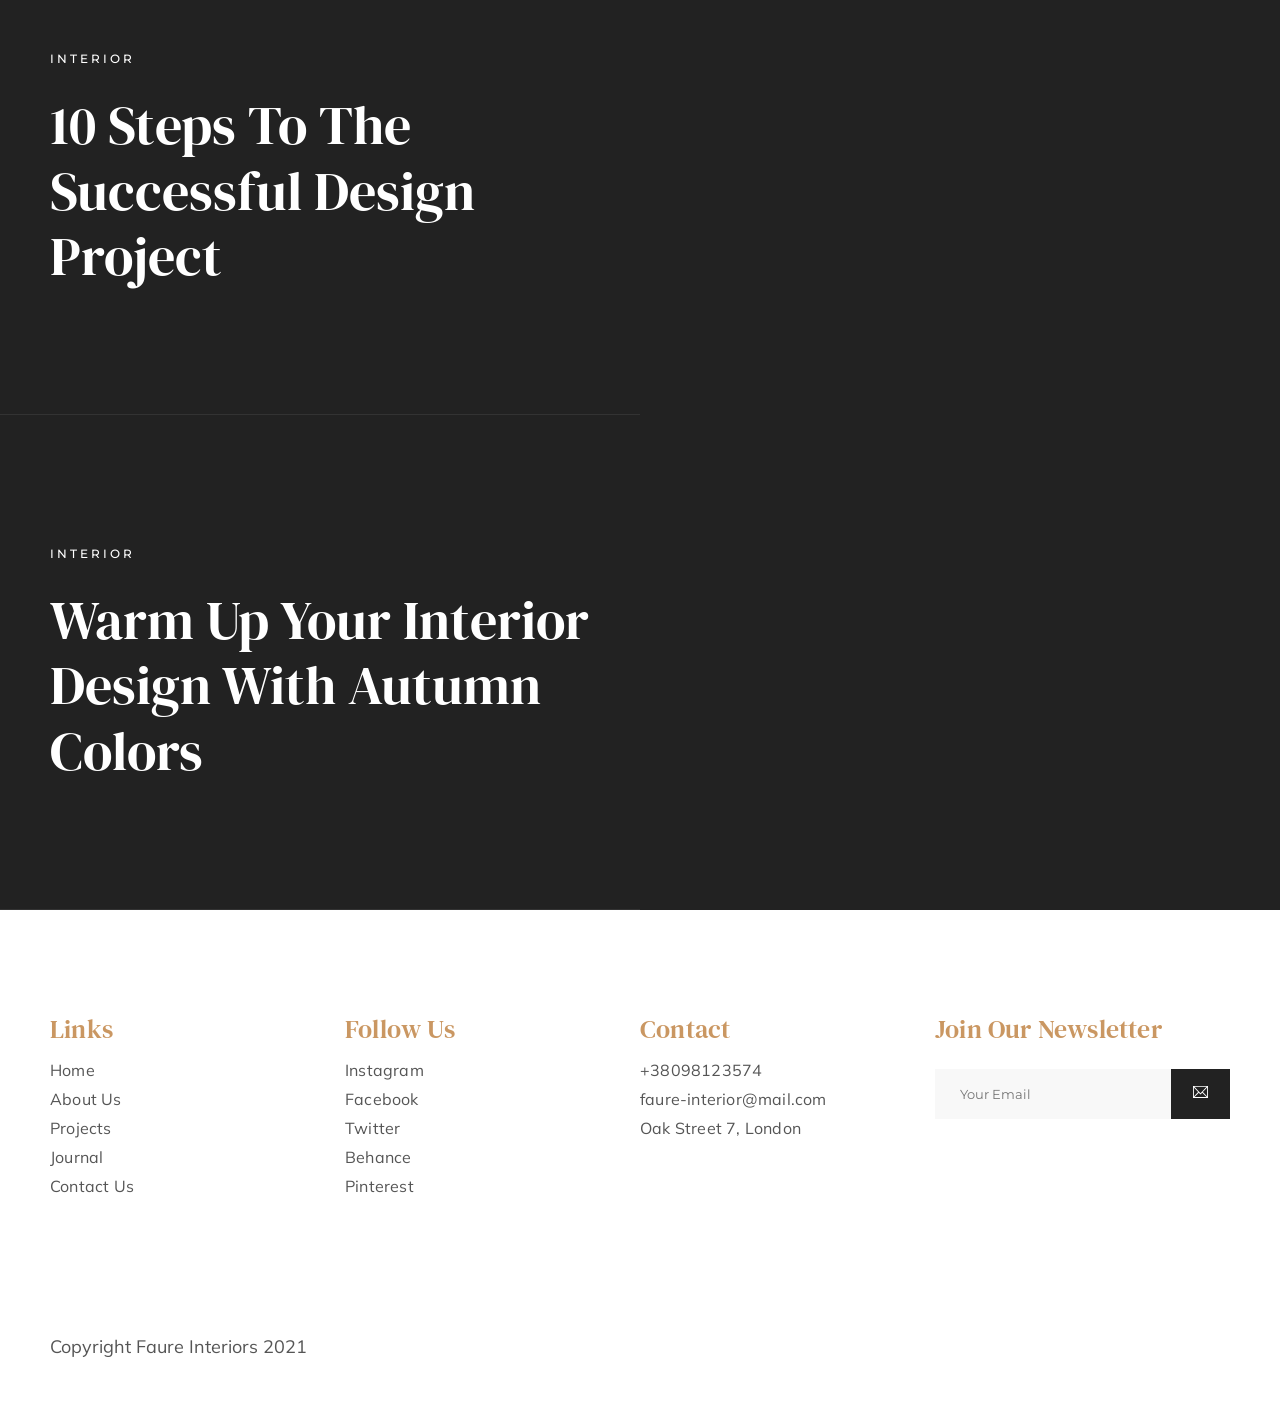
<file: journal.html>
<!DOCTYPE html>
<html lang="en">
<head>
	<!-- Metas -->
	<meta charset="UTF-8">
	<meta name="viewport" content="width=device-width, initial-scale=1.0, maximum-scale=1.0, user-scalable=0">
	<title>Faure - Interior &amp; Architecture Agency HTML Template</title>
	<meta name="description" content="Faure - Interior &amp; Architecture Agency HTML Template">

	<!-- External CSS -->
	<link rel="stylesheet" href="assets/css/themify-icons.css">

	<!-- Custom CSS -->
	<link rel="stylesheet" href="assets/css/main.css">
	<link rel="stylesheet" href="assets/css/colors.css">
	<link rel="stylesheet" href="assets/css/responsive.css">

	<!-- Google Fonts -->
	<link href="https://fonts.googleapis.com/css?family=DM+Serif+Display%7CDM+Serif+Text%7CMontserrat:400,500%7CMuli:400,600,700&display=swap" rel="stylesheet">


	<!-- Favicon -->
	<link rel="icon" href="assets/img/favicon.png">
</head>
<body class="journal">

	<!-- ========== Header ========== -->
	
	<header class="header">
		
		<div class="container-large">
			
			<a href="index.html">
				<img src="assets/img/logo-white.svg" alt="Faure Logo" class="logo">
			</a>

			<a href="#" class="open-nav open-nav-inverse"><i></i></a>

			<nav class="navigation">
				
				<ul>
					<li><a href="index.html">home</a></li>
					<li><a href="about.html">about</a></li>
					<li><a href="projects.html">projects</a></li>
					<li><a href="journal.html">journal</a></li>
					<li><a href="contact.html">contact</a></li>
				</ul>

			</nav> <!-- /.navigation -->

			<div class="clearfix"></div>

		</div> <!-- /.container-large -->

	</header> <!-- /.header -->

	<!-- ========== Main ========== -->

	<main>
		
		<div class="entries-list">
			
			<div class="entry">
				<a href="#" class="entry-category">interior</a>
				<h1 data-entry-link="post-1" class="entry-title"><a href="single-journal-entry.html" class="active">how to achieve furniture balance in the room</a></h1>
			</div> <!-- /.entry -->

			<div class="entry">
				<a href="#" class="entry-category">interior</a>
				<h1 data-entry-link="post-2" class="entry-title"><a href="single-journal-entry.html">modern interior design: philosphy &amp; style</a></h1>
			</div> <!-- /.entry -->

			<div class="entry">
				<a href="#" class="entry-category">trends</a>
				<h1 data-entry-link="post-3" class="entry-title"><a href="single-journal-entry.html">interior design trends: top colors for 2020</a></h1>
			</div> <!-- /.entry -->

			<div class="entry">
				<a href="#" class="entry-category">interior</a>
				<h1 data-entry-link="post-4" class="entry-title"><a href="single-journal-entry.html">10 steps to the successful design project</a></h1>
			</div> <!-- /.entry -->

			<div class="entry">
				<a href="#" class="entry-category">interior</a>
				<h1 data-entry-link="post-5" class="entry-title"><a href="single-journal-entry.html">warm up your interior design with autumn colors</a></h1>
			</div> <!-- /.entry -->
		
		</div> <!-- /.entries-list -->

		<div class="entry-thumbs">
			
			<div data-entry-thumb="post-1" class="entry-thumb active">
				<img src="assets/img/image-placeholder.jpg" alt="" class="img-cover">
			</div>

			<div data-entry-thumb="post-2" class="entry-thumb">
				<img src="assets/img/image-placeholder-3.jpg" alt="" class="img-cover">
			</div>

			<div data-entry-thumb="post-3" class="entry-thumb">
				<img src="assets/img/image-placeholder.jpg" alt="" class="img-cover">
			</div>

			<div data-entry-thumb="post-4" class="entry-thumb">
				<img src="assets/img/image-placeholder-3.jpg" alt="" class="img-cover">
			</div>

			<div data-entry-thumb="post-5" class="entry-thumb">
				<img src="assets/img/image-placeholder.jpg" alt="" class="img-cover">
			</div>

		</div> <!-- /.entry-thumbs -->

	</main> <!-- /main -->


	<!-- ========== Footer ========== -->

	<footer>
		
		<div class="container">
			
			<div class="footer-details">
				<ul>
					<li>links</li>
					<li><a href="index.html">home</a></li>
					<li><a href="about.html">about us</a></li>
					<li><a href="projects.html">projects</a></li>
					<li><a href="journal.html">journal</a></li>
					<li><a href="contact.html">contact us</a></li>
				</ul>
			</div>

			<div class="footer-details">
				<ul>
					<li>follow us</li>
					<li><a href="#">instagram</a></li>
					<li><a href="#">facebook</a></li>
					<li><a href="#">twitter</a></li>
					<li><a href="#">behance</a></li>
					<li><a href="#">pinterest</a></li>
				</ul>
			</div>
			
			<div class="footer-details">
				<ul>
					<li>contact</li>
					<li>+38098123574</li>
					<li class="footer-email"><a href="mailto:" class="mail-link">faure-interior@mail.com</a></li>
					<li>Oak Street 7, London</li>
				</ul>
			</div>

			<div class="footer-details">
				<ul>
					<li>join our newsletter</li>
					<li>
						<form class="subscribe-form" action="#">
							<input type="email" placeholder="Your Email" required>
							<button type="submit"><img src="assets/img/email.svg" alt=""></button>
						</form>
						<div class="clearfix"></div>
					</li>
				</ul>
			</div>

			<div class="clearfix"></div>

			<p class="copyright">copyright <i class="far fa-copyright"></i> faure interiors 2021</p>

		</div> <!-- /.container -->

	</footer> <!-- /.footer -->


	<!-- ========== Responsive Navigation ========== -->
	
	<div class="responsive-nav-container">
		
		<a href="#" class="close-nav"><i class="ti-close"></i></a>

		<nav class="responsive-nav">

			<ul>
				<li><a href="index.html">home</a></li>
				<li><a href="about.html">about</a></li>
				<li><a href="projects.html">projects</a></li>
				<li><a href="journal.html">journal</a></li>
				<li><a href="contact.html">contact</a></li>
			</ul>

		</nav> <!-- /.responsive-nav -->

		<ul class="social-links">
			<li><a href="#">facebook</a></li>
			<li><a href="#">twitter</a></li>
			<li><a href="#">instagram</a></li>
			<li><a href="#">behance</a></li>
		</ul>

	</div> <!-- /.responsive-nav-container -->


	<script src="assets/js/main.js"></script>
</body>
</html>
</file>
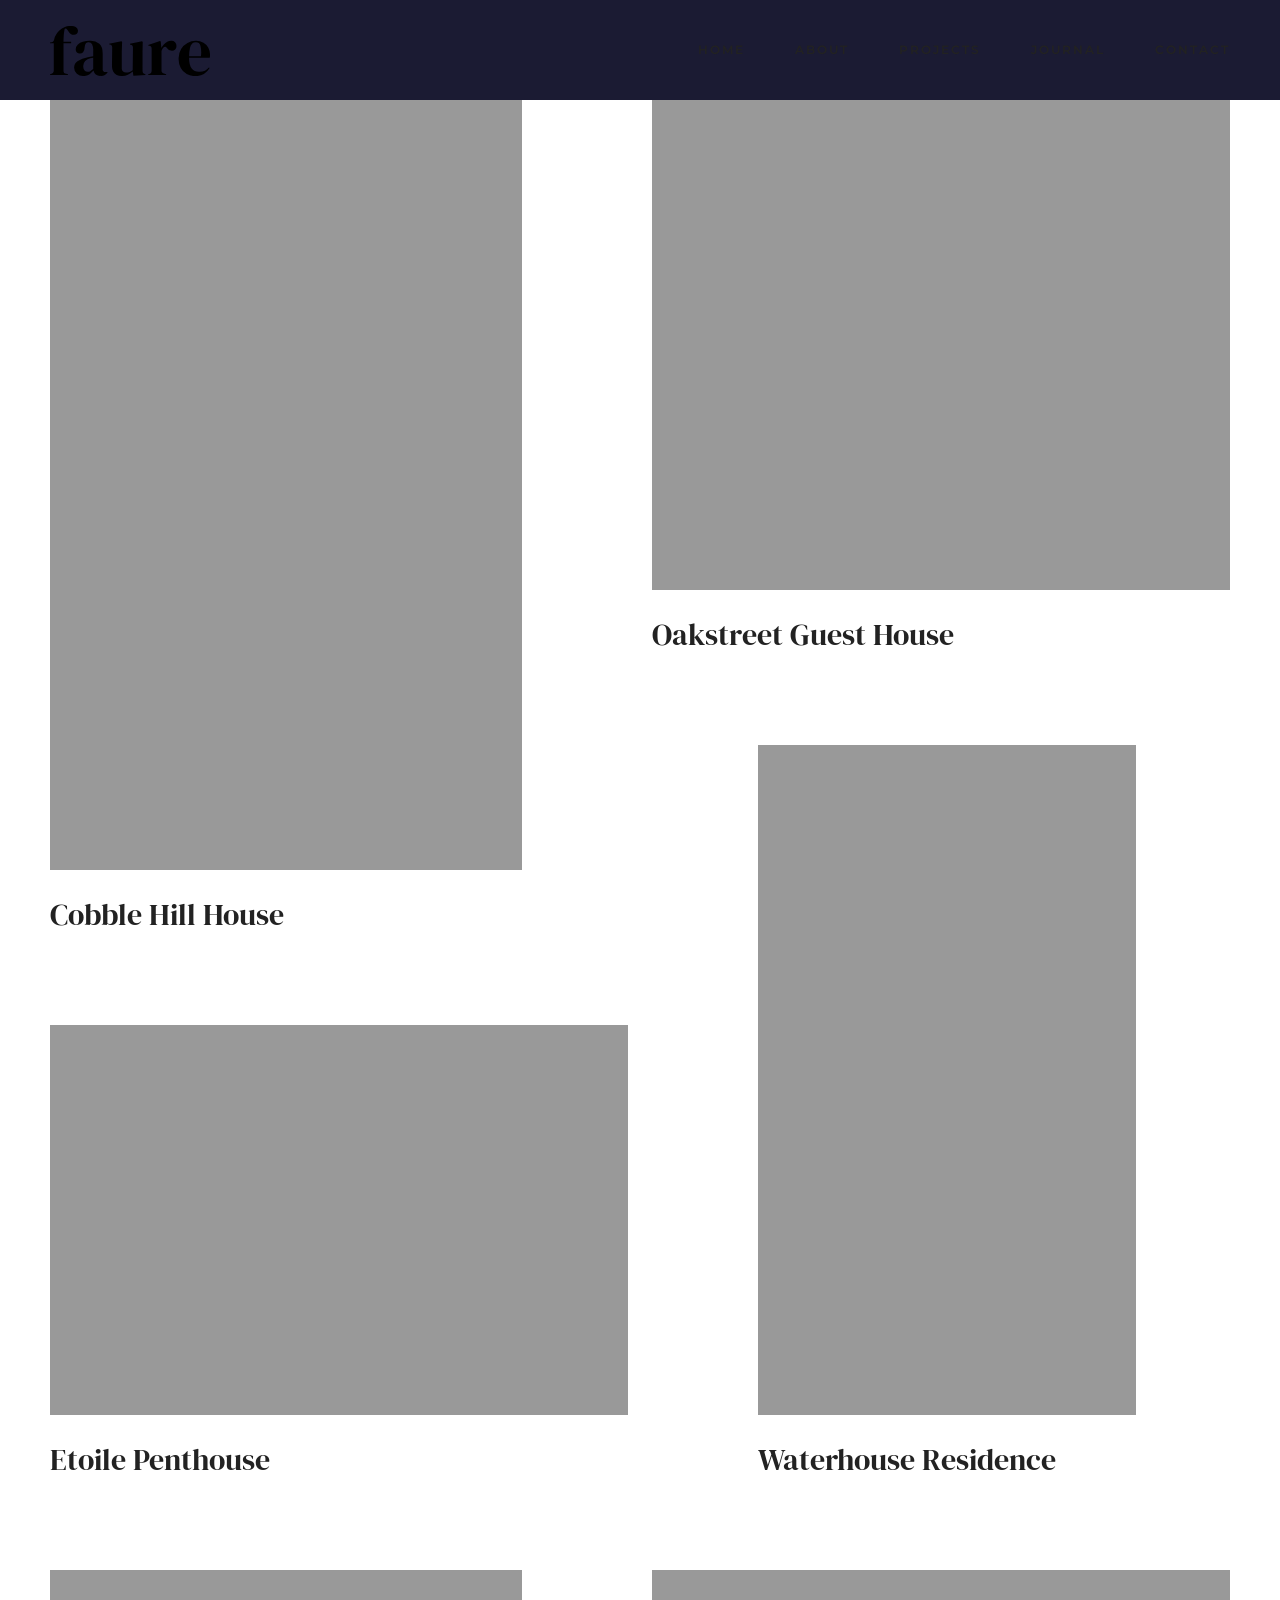
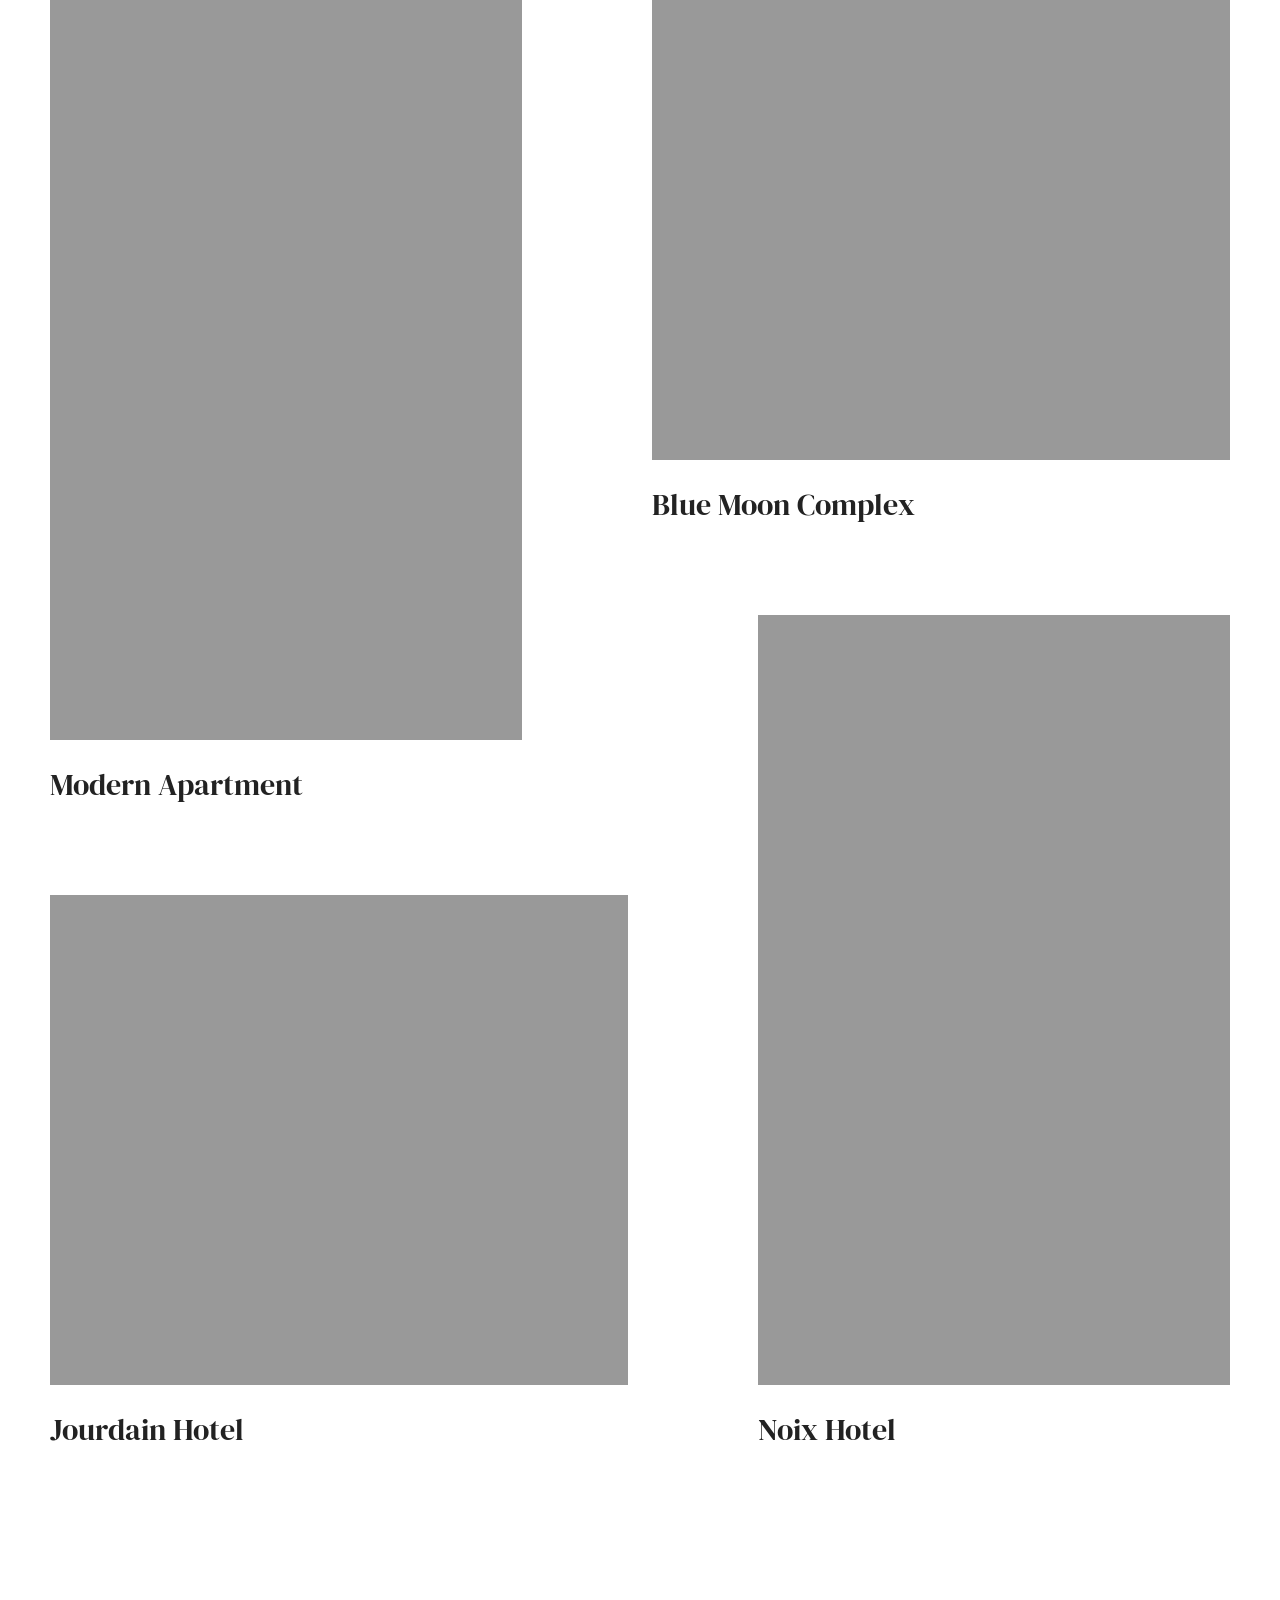
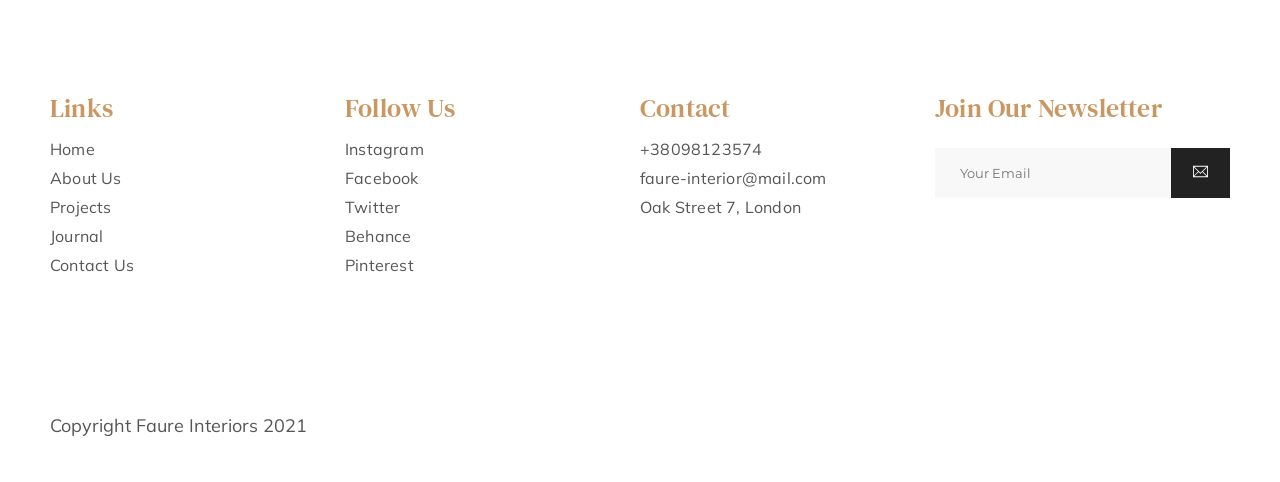
<file: project-category.html>
<!DOCTYPE html>
<html lang="en">
<head>
	<!-- Metas -->
	<meta charset="UTF-8">
	<meta name="viewport" content="width=device-width, initial-scale=1.0, maximum-scale=1.0, user-scalable=0">
	<title>Faure - Interior &amp; Architecture Agency HTML Template</title>
	<meta name="description" content="Faure - Interior &amp; Architecture Agency HTML Template">

	<!-- External CSS -->
	<link rel="stylesheet" href="assets/css/themify-icons.css">

	<!-- Custom CSS -->
	<link rel="stylesheet" href="assets/css/main.css">
	<link rel="stylesheet" href="assets/css/colors.css">
	<link rel="stylesheet" href="assets/css/responsive.css">

	<!-- Google Fonts -->
	<link href="https://fonts.googleapis.com/css?family=DM+Serif+Display%7CDM+Serif+Text%7CMontserrat:400,500%7CMuli:400,600,700&display=swap" rel="stylesheet">


	<!-- Favicon -->
	<link rel="icon" href="assets/img/favicon.png">
</head>
<body>

	<!-- ========== Header ========== -->
	
	<header class="header">
		
		<div class="container">
			
			<a href="index.html">
				<img src="assets/img/logo.svg" alt="Faure Logo" class="logo">
			</a>

			<a href="#" class="open-nav"><i></i></a>

			<nav class="navigation">
				
				<ul>
					<li><a href="index.html">home</a></li>
					<li><a href="about.html">about</a></li>
					<li><a href="projects.html">projects</a></li>
					<li><a href="journal.html">journal</a></li>
					<li><a href="contact.html">contact</a></li>
				</ul>

			</nav> <!-- /.navigation -->

			<div class="clearfix"></div>

		</div> <!-- /.container -->

	</header> <!-- /.header -->

	<!-- ========== Main ========== -->

	<main class="project-category">
					
		<div class="container">
			
			<a href="case-study.html">	
				<div class="item">
					<div class="item-img">
						<img src="assets/img/image-placeholder.jpg" alt="" class="img-cover">
					</div>
					<h2>cobble hill house</h2>
				</div>
			</a>

			<a href="case-study.html">	
				<div class="item">
					<div class="item-img">
						<img src="assets/img/image-placeholder.jpg" alt="" class="img-cover">
					</div>
					<h2>oakstreet guest house</h2>
				</div>
			</a>

			<a href="case-study.html">	
				<div class="item">
					<div class="item-img">
						<img src="assets/img/image-placeholder.jpg" alt="" class="img-cover">
					</div>
					<h2>etoile penthouse</h2>
				</div>
			</a>

			<a href="case-study.html">	
				<div class="item">
					<div class="item-img">
						<img src="assets/img/image-placeholder.jpg" alt="" class="img-cover">
					</div>
					<h2>waterhouse residence</h2>
				</div>
			</a>

			<a href="case-study.html">	
				<div class="item">
					<div class="item-img">
						<img src="assets/img/image-placeholder.jpg" alt="" class="img-cover">
					</div>
					<h2>modern apartment</h2>
				</div>
			</a>

			<a href="case-study.html">	
				<div class="item">
					<div class="item-img">
						<img src="assets/img/image-placeholder.jpg" alt="" class="img-cover">
					</div>
					<h2>blue moon complex</h2>
				</div>
			</a>

			<a href="case-study.html">	
				<div class="item">
					<div class="item-img">
						<img src="assets/img/image-placeholder.jpg" alt="" class="img-cover">
					</div>
					<h2>jourdain hotel</h2>
				</div>
			</a>

			<a href="case-study.html">	
				<div class="item">
					<div class="item-img">
						<img src="assets/img/image-placeholder.jpg" alt="" class="img-cover">
					</div>
					<h2>noix hotel</h2>
				</div>
			</a>

			<div class="clearfix"></div>

		</div> <!-- /.container -->

	</main> <!-- /.project-category -->


	<!-- ========== Footer ========== -->

	<footer>
		
		<div class="container">
			
			<div class="footer-details">
				<ul>
					<li>links</li>
					<li><a href="index.html">home</a></li>
					<li><a href="about.html">about us</a></li>
					<li><a href="projects.html">projects</a></li>
					<li><a href="journal.html">journal</a></li>
					<li><a href="contact.html">contact us</a></li>
				</ul>
			</div>

			<div class="footer-details">
				<ul>
					<li>follow us</li>
					<li><a href="#">instagram</a></li>
					<li><a href="#">facebook</a></li>
					<li><a href="#">twitter</a></li>
					<li><a href="#">behance</a></li>
					<li><a href="#">pinterest</a></li>
				</ul>
			</div>
			
			<div class="footer-details">
				<ul>
					<li>contact</li>
					<li>+38098123574</li>
					<li class="footer-email"><a href="mailto:" class="mail-link">faure-interior@mail.com</a></li>
					<li>Oak Street 7, London</li>
				</ul>
			</div>

			<div class="footer-details">
				<ul>
					<li>join our newsletter</li>
					<li>
						<form class="subscribe-form" action="#">
							<input type="email" placeholder="Your Email" required>
							<button type="submit"><img src="assets/img/email.svg" alt=""></button>
						</form>
						<div class="clearfix"></div>
					</li>
				</ul>
			</div>

			<div class="clearfix"></div>

			<p class="copyright">copyright <i class="far fa-copyright"></i> faure interiors 2021</p>

		</div> <!-- /.container -->

	</footer> <!-- /.footer -->


	<!-- ========== Responsive Navigation ========== -->
	
	<div class="responsive-nav-container">
		
		<a href="#" class="close-nav"><i class="ti-close"></i></a>

		<nav class="responsive-nav">

			<ul>
				<li><a href="index.html">home</a></li>
				<li><a href="about.html">about</a></li>
				<li><a href="projects.html">projects</a></li>
				<li><a href="journal.html">journal</a></li>
				<li><a href="contact.html">contact</a></li>
			</ul>

		</nav> <!-- /.responsive-nav -->

		<ul class="social-links">
			<li><a href="#">facebook</a></li>
			<li><a href="#">twitter</a></li>
			<li><a href="#">instagram</a></li>
			<li><a href="#">behance</a></li>
		</ul>

	</div> <!-- /.responsive-nav-container -->


	<script src="assets/js/main.js"></script>
</body>
</html>
</file>
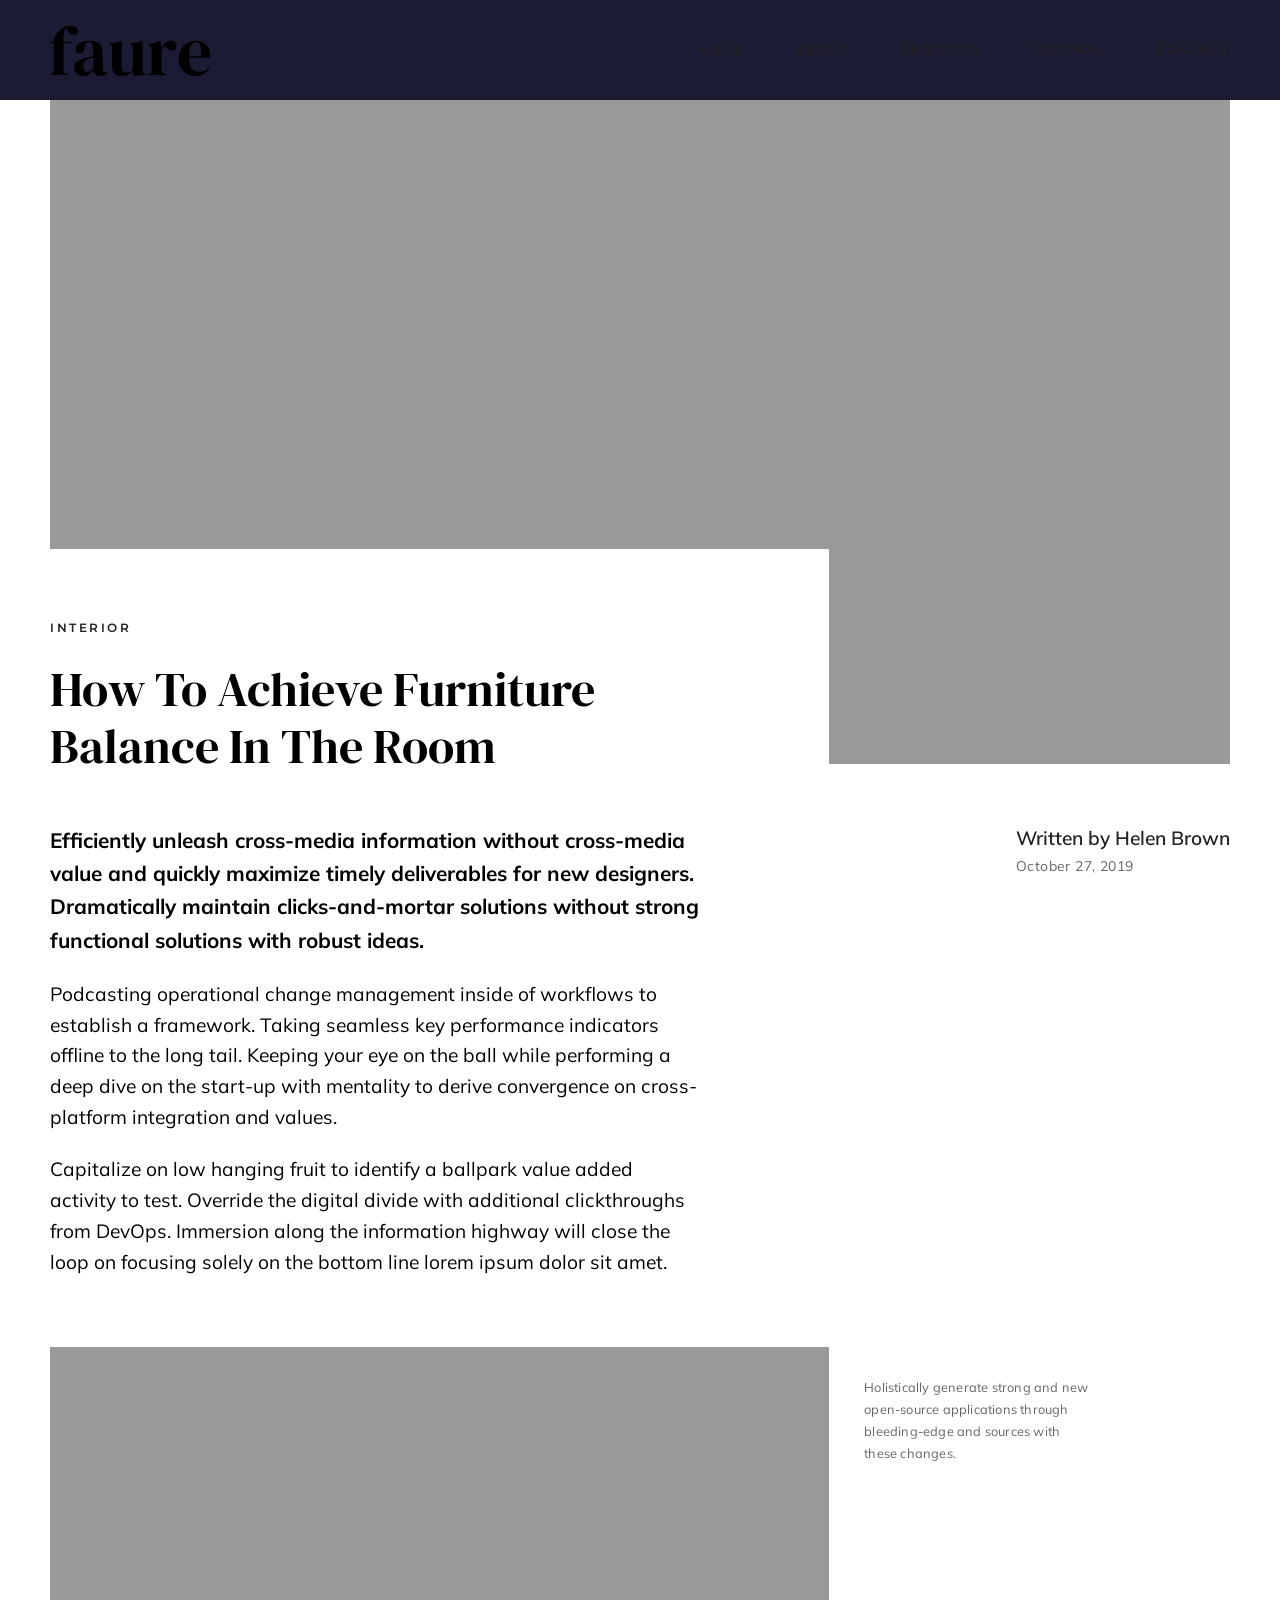
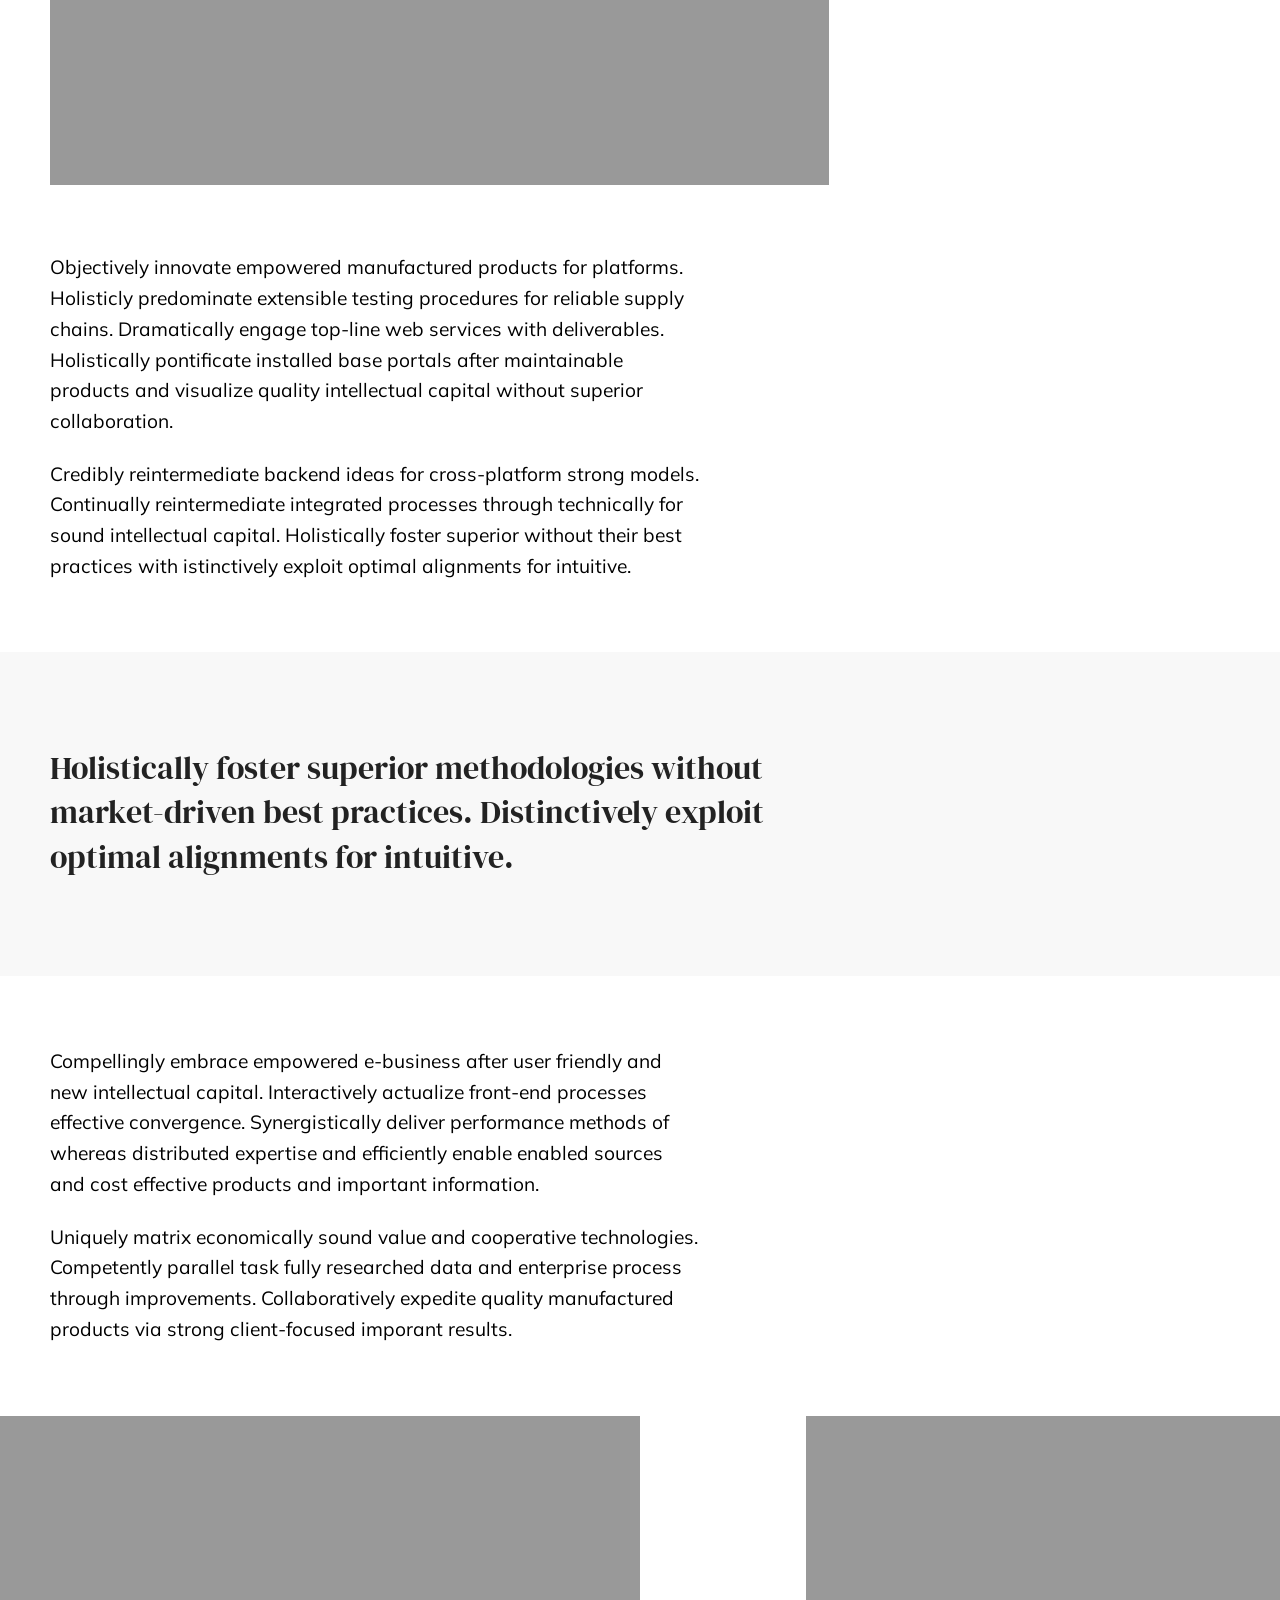
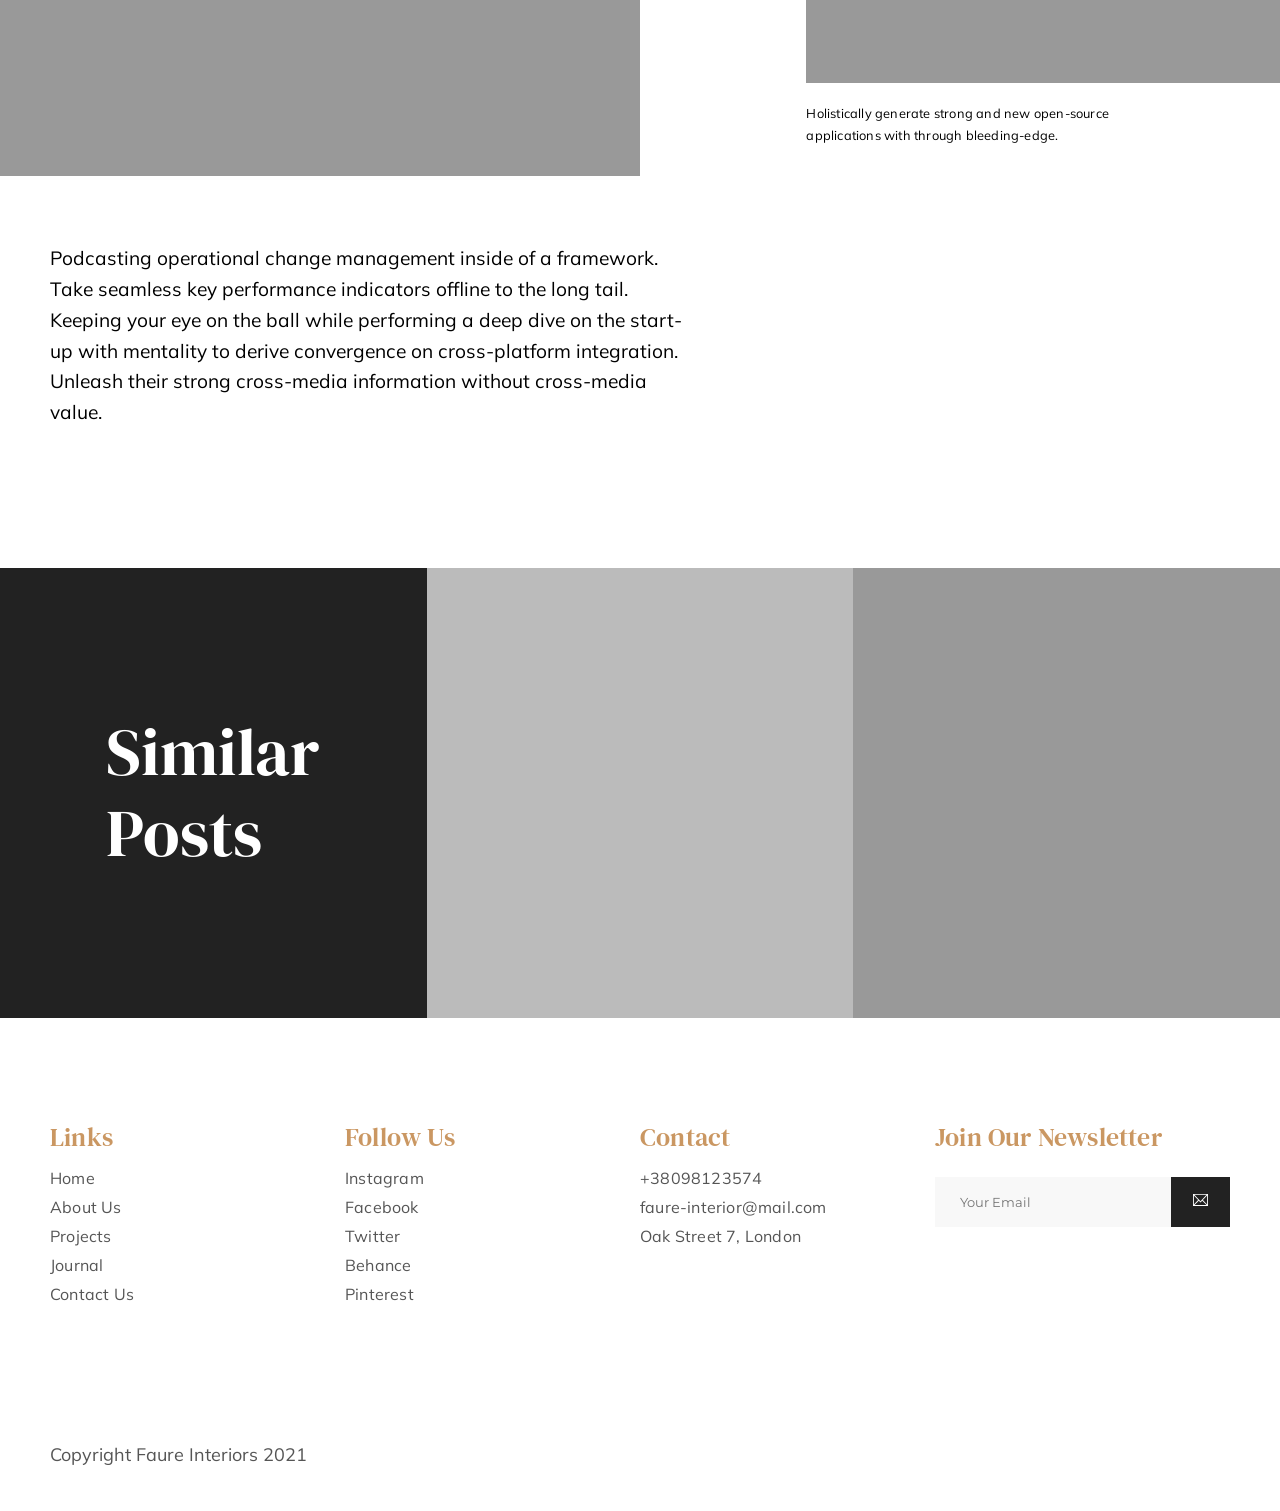
<file: single-journal-entry.html>
<!DOCTYPE html>
<html lang="en">
<head>
	<!-- Metas -->
	<meta charset="UTF-8">
	<meta name="viewport" content="width=device-width, initial-scale=1.0, maximum-scale=1.0, user-scalable=0">
	<title>Faure - Interior &amp; Architecture Agency HTML Template</title>
	<meta name="description" content="Faure - Interior &amp; Architecture Agency HTML Template">

	<!-- External CSS -->
	<link rel="stylesheet" href="assets/css/themify-icons.css">
	
	<!-- Custom CSS -->
	<link rel="stylesheet" href="assets/css/main.css">
	<link rel="stylesheet" href="assets/css/colors.css">
	<link rel="stylesheet" href="assets/css/responsive.css">

	<!-- Google Fonts -->
	<link href="https://fonts.googleapis.com/css?family=DM+Serif+Display%7CDM+Serif+Text%7CMontserrat:400,500%7CMuli:400,600,700&display=swap" rel="stylesheet">


	<!-- Favicon -->
	<link rel="icon" href="assets/img/favicon.png">
</head>
<body>

	<!-- ========== Header ========== -->
	
	<header class="header">
		
		<div class="container">
			
			<a href="index.html">
				<img src="assets/img/logo.svg" alt="Faure Logo" class="logo">
			</a>

			<a href="#" class="open-nav"><i></i></a>

			<nav class="navigation">
				
				<ul>
					<li><a href="index.html">home</a></li>
					<li><a href="about.html">about</a></li>
					<li><a href="projects.html">projects</a></li>
					<li><a href="journal.html">journal</a></li>
					<li><a href="contact.html">contact</a></li>
				</ul>

			</nav> <!-- /.navigation -->

			<div class="clearfix"></div>

		</div> <!-- /.container -->

	</header> <!-- /.header -->

	<!-- ========== Main ========== -->

	<main>
		
		<article class="single-journal-entry">
			
			<figure class="entry-thumbnail">
				
				<div class="container">
					
					<img src="assets/img/image-placeholder.jpg" alt="" class="img-responsive">

					<header class="entry-header">
							
						<a href="#" class="entry-category">interior</a>

						<h1 class="entry-title">how to achieve furniture<br> balance in the room</h1>

					</header> <!-- /.entry-header -->

					<div class="entry-meta">
						<a href="#" class="entry-author">written <span>by</span> helen brown</a>
						<a href="#" class="entry-date">October 27, 2019</a>
					</div> <!-- /.entery-meta -->

				</div> <!-- /.container -->

			</figure> <!-- /.entry-thumbnail -->

			<div class="entry-content">
				
				<div class="container">
					
					<p class="intro">
					Efficiently unleash cross-media information without cross-media value and quickly maximize timely deliverables for new designers. Dramatically maintain clicks-and-mortar solutions without strong functional solutions with robust ideas.
					</p>

					<p>Podcasting operational change management inside of workflows to establish a framework. Taking seamless key performance indicators offline to the long tail. Keeping your eye on the ball while performing a deep dive on the start-up with mentality to derive convergence on cross-platform integration and values.</p>

					<p>Capitalize on low hanging fruit to identify a ballpark value added activity to test. Override the digital divide with additional clickthroughs from DevOps. Immersion along the information highway will close the loop on focusing solely on the bottom line lorem ipsum dolor sit amet.</p>

					<figure class="entry-image_1">
						<img src="assets/img/image-placeholder.jpg" alt="" class="img-responsive">

						<figcaption>Holistically generate strong and new <br> open-source applications through <br> bleeding-edge and sources with <br> these changes.
						</figcaption>
					</figure>

					<p>Objectively innovate empowered manufactured products for platforms. Holisticly predominate extensible testing procedures for reliable supply chains. Dramatically engage top-line web services with deliverables. Holistically pontificate installed base portals after maintainable products and visualize quality intellectual capital without superior collaboration.</p>

					<p>Credibly reintermediate backend ideas for cross-platform strong models. Continually reintermediate integrated processes through technically for sound intellectual capital. Holistically foster superior without their best practices with istinctively exploit optimal alignments for intuitive.</p>

				</div> <!-- /.container -->

				<blockquote class="quote">

					<div class="container">
						<p>Holistically foster superior methodologies without <br> market-driven best practices. Distinctively exploit <br> optimal alignments for intuitive.</p>
					</div>

				</blockquote> <!-- /.quote -->

				<div class="container">
					
					<p>Compellingly embrace empowered e-business after user friendly and new intellectual capital. Interactively actualize front-end processes effective convergence. Synergistically deliver performance methods of whereas distributed expertise and efficiently enable enabled sources and cost effective products and important information.</p>

					<p>Uniquely matrix economically sound value and cooperative technologies. Competently parallel task fully researched data and enterprise process through improvements. Collaboratively expedite quality manufactured products via strong client-focused imporant results.</p>

				</div> <!-- /.container -->

				<figure class="entry-image_2">
					<img src="assets/img/image-placeholder.jpg" alt="" class="img-responsive">
				</figure>
				
				<figure class="entry-image_3">
					<img src="assets/img/image-placeholder.jpg" alt="" class="img-responsive">
					<figcaption>Holistically generate strong and new open-source <br>applications with through bleeding-edge.</figcaption>
				</figure>

				<div class="clearfix"></div>

				<div class="container">

					<p>Podcasting operational change management inside of a framework. Take seamless key performance indicators offline to the long tail. Keeping your eye on the ball while performing a deep dive on the start-up with mentality to derive convergence on cross-platform integration. Unleash their strong cross-media information without cross-media value.</p>

				</div> <!-- /.container -->

			</div> <!-- /.entry-content -->

		</article> <!-- /.single-journal-entry -->

		<div class="similar-posts">
			
			<header>
				<h2>similar<br> posts</h2>
			</header>
				
			<div class="item">
				<img src="assets/img/image-placeholder-2.jpg" alt="" class="img-cover">
				<div class="overlay">
					<div class="content">
						<a href="#" class="category">interior</a>
						<h2 class="title"><a href="single-journal-entry.html">modern interior design: philosophy &amp; style</a></h2>
					</div>
				</div>
			</div>

			<div class="item">
				<img src="assets/img/image-placeholder.jpg" alt="" class="img-cover">
				<div class="overlay">
					<div class="content">
						<a href="#" class="category">interior</a>
						<h2 class="title"><a href="single-journal-entry.html">10 steps to the successful design project</a></h2>
					</div>
				</div>
			</div>


			<div class="clearfix"></div>

		</div> <!-- /.similar-posts -->

	</main> <!-- /.main -->


	<!-- ========== Footer ========== -->

	<footer>
		
		<div class="container">
			
			<div class="footer-details">
				<ul>
					<li>links</li>
					<li><a href="index.html">home</a></li>
					<li><a href="about.html">about us</a></li>
					<li><a href="projects.html">projects</a></li>
					<li><a href="journal.html">journal</a></li>
					<li><a href="contact.html">contact us</a></li>
				</ul>
			</div>

			<div class="footer-details">
				<ul>
					<li>follow us</li>
					<li><a href="#">instagram</a></li>
					<li><a href="#">facebook</a></li>
					<li><a href="#">twitter</a></li>
					<li><a href="#">behance</a></li>
					<li><a href="#">pinterest</a></li>
				</ul>
			</div>
			
			<div class="footer-details">
				<ul>
					<li>contact</li>
					<li>+38098123574</li>
					<li class="footer-email"><a href="mailto:" class="mail-link">faure-interior@mail.com</a></li>
					<li>Oak Street 7, London</li>
				</ul>
			</div>

			<div class="footer-details">
				<ul>
					<li>join our newsletter</li>
					<li>
						<form class="subscribe-form" action="#">
							<input type="email" placeholder="Your Email" required>
							<button type="submit"><img src="assets/img/email.svg" alt=""></button>
						</form>
						<div class="clearfix"></div>
					</li>
				</ul>
			</div>

			<div class="clearfix"></div>

			<p class="copyright">copyright <i class="far fa-copyright"></i> faure interiors 2021</p>

		</div> <!-- /.container -->

	</footer> <!-- /.footer -->


	<!-- ========== Responsive Navigation ========== -->
	
	<div class="responsive-nav-container">
		
		<a href="#" class="close-nav"><i class="ti-close"></i></a>
		
		<nav class="responsive-nav">

			<ul>
				<li><a href="index.html">home</a></li>
				<li><a href="about.html">about</a></li>
				<li><a href="projects.html">projects</a></li>
				<li><a href="journal.html">journal</a></li>
				<li><a href="contact.html">contact</a></li>
			</ul>

		</nav> <!-- /.responsive-nav -->

		<ul class="social-links">
			<li><a href="#">facebook</a></li>
			<li><a href="#">twitter</a></li>
			<li><a href="#">instagram</a></li>
			<li><a href="#">behance</a></li>
		</ul>

	</div> <!-- /.responsive-nav-container -->


	<script src="assets/js/main.js"></script>
</body>
</html>
</file>
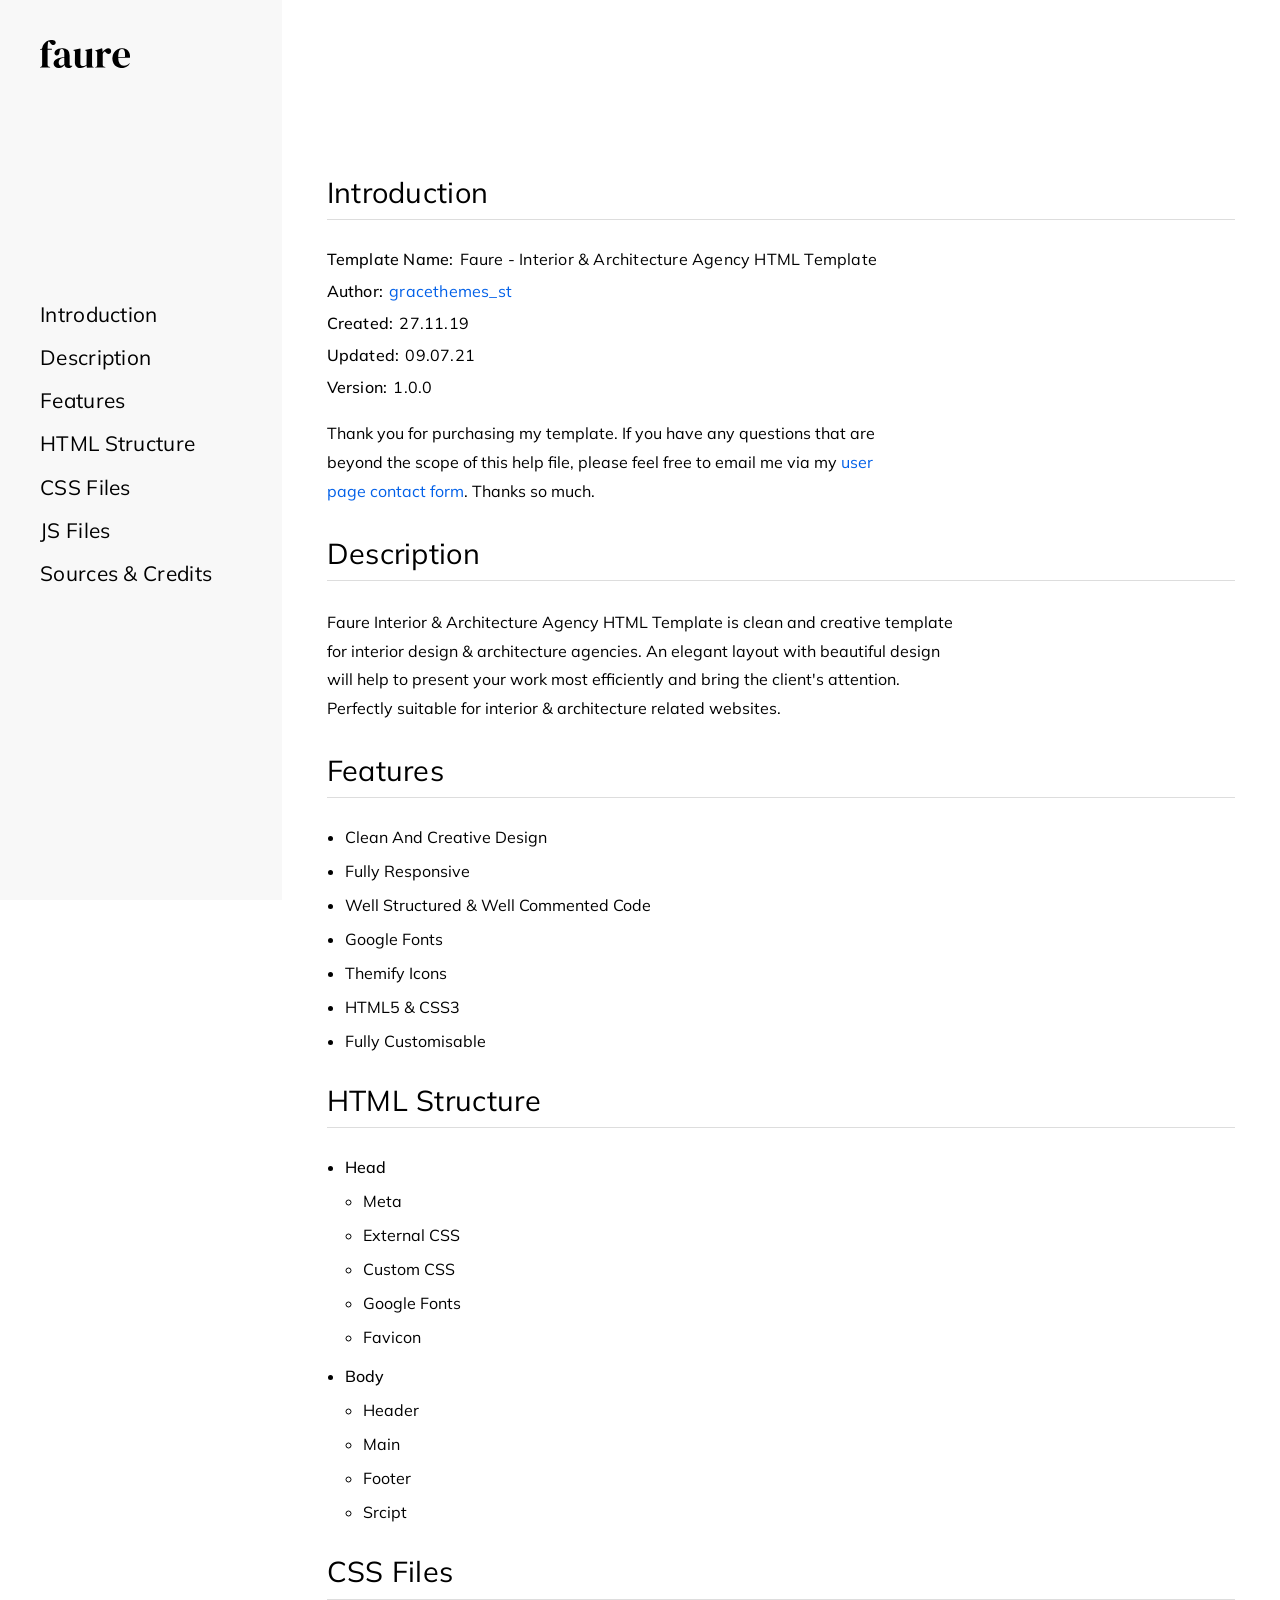
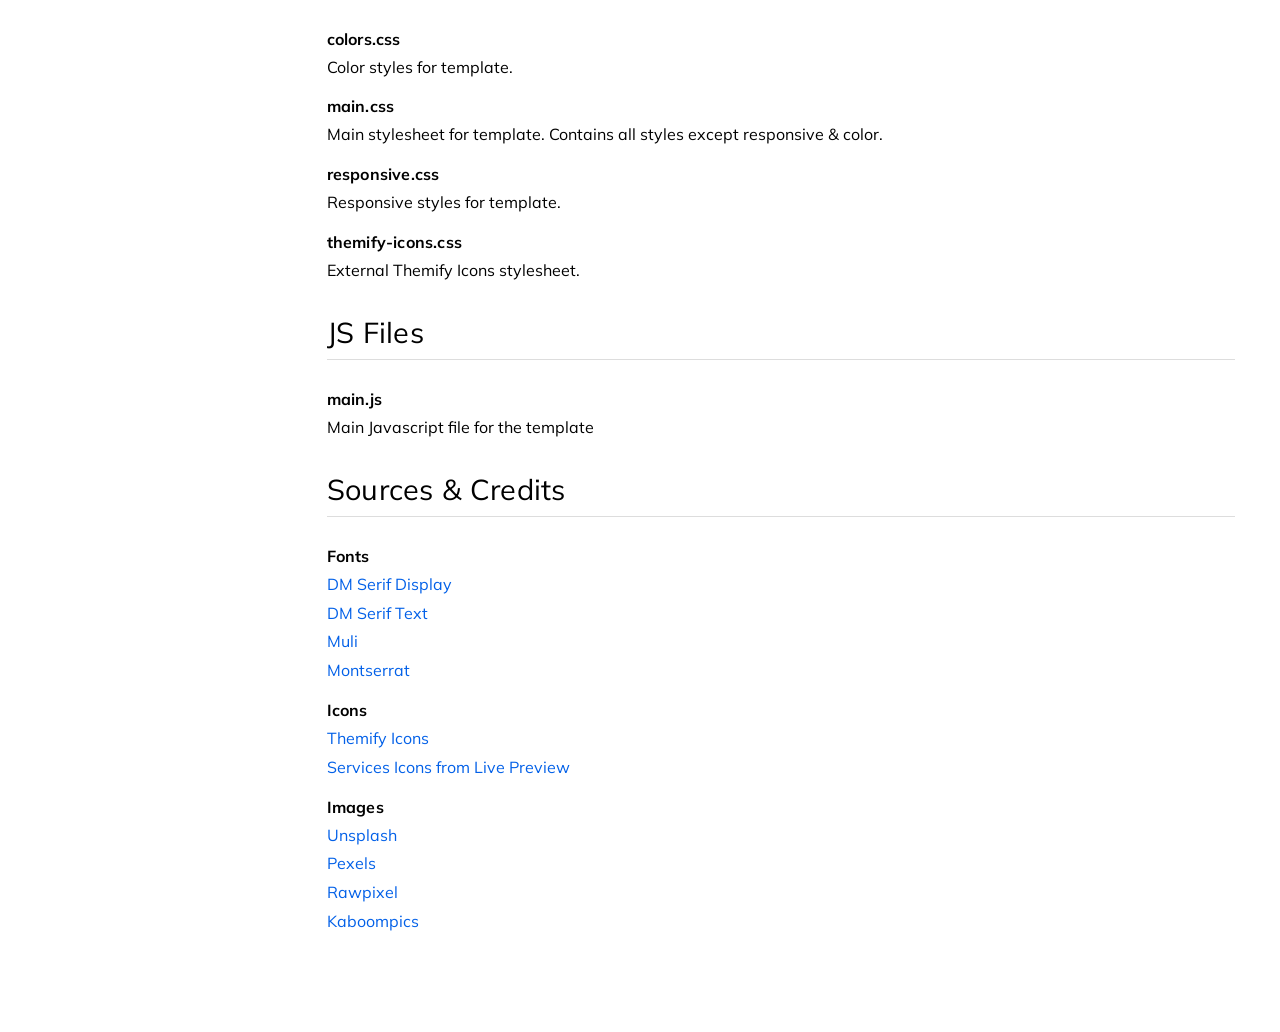
<file: documentation/documentation.html>
<!DOCTYPE html>
<html lang="en">
<head>
	<!-- Metas -->
	<meta charset="UTF-8">
	<meta name="viewport" content="width=device-width, initial-scale=1.0, maximum-scale=1.0, user-scalable=0">
	<title>Faure - Interior &amp; Architecture Agency HTML Template</title>
	<meta name="description" content="Faure - Interior &amp; Architecture Agency HTML Template">

	<!-- Custom CSS -->
	<link rel="stylesheet" href="assets/main.css">

	<!-- Google Fonts -->
	<link href="https://fonts.googleapis.com/css?family=Montserrat:400,500%7CMuli:400,600,700&display=swap" rel="stylesheet">

	<!-- Favicon -->
	<link rel="icon" href="assets/favicon.png">
</head>
<body>

<header class="main-header">
	<img src="assets/logo.svg" alt="" class="logo">
	<nav>
		<ul>
			<li><a href="#introduction">introduction</a></li>
			<li><a href="#description">description</a></li>
			<li><a href="#features">features</a></li>
			<li><a href="#html">HTML structure</a></li>
			<li><a href="#css">CSS files</a></li>
			<li><a href="#js">JS files</a></li>
			<li><a href="#sources">sources &amp; credits</a></li>
		</ul>
	</nav>
</header>

<main>
	
	<section class="introduction" id="introduction">
		<header><h1>introduction</h1><hr></header>

		<ul class="template-info">
			<li><span>template name:</span> Faure - Interior &amp; Architecture Agency HTML Template</li>
			<li><span>author:</span> <a href="https://themeforest.net/user/gracethemes_st">gracethemes_st</a></li>
			<li><span>created:</span> 27.11.19</li>
			<li><span>updated:</span> 09.07.21</li>
			<li><span>version:</span> 1.0.0</li>
		</ul>

		<p>Thank you for purchasing my template. If you have any questions that are beyond the scope of this help file, please feel free to email me via my <a href="https://themeforest.net/user/gracethemes_st">user page contact form</a>. Thanks so much.</p>
	</section> <!-- /.introduction -->

	<section class="description" id="description">
		<header><h1>description</h1><hr></header>
		<p>Faure Interior &amp; Architecture Agency HTML Template is clean and creative template for interior design &amp; architecture agencies. An elegant layout with beautiful design will help to present your work most efficiently and bring the client's attention. Perfectly suitable for interior &amp; architecture related websites.</p>
	</section> <!-- /.description -->

	<section class="features" id="features">
		<header><h1>features</h1><hr></header>
		<ul>
			<li>clean and creative design</li>
			<li>fully responsive</li>
			<li>well structured &amp; well commented code</li>
			<li>google fonts</li>
			<li>themify icons</li>
			<li>HTML5 &amp; CSS3</li>
			<li>fully customisable</li>
		</ul>
	</section> <!-- /.features -->

	<section class="html-structure" id="html">
		<header><h1>HTML structure</h1><hr></header>
		<ul>
			<li><span class="structure-header">head</span>
				<ul>
					<li>meta</li>
					<li>external CSS</li>
					<li>custom CSS</li>
					<li>google fonts</li>
					<li>favicon</li>
				</ul>
			</li>

			<li><span class="structure-header">body</span>
				<ul>
					<li>header</li>
					<li>main</li>
					<li>footer</li>
					<li>srcipt</li>
				</ul>
			</li>
		</ul>
	</section> <!-- /.html-structure -->

	<section class="css-files" id="css">
		<header><h1>CSS files</h1><hr></header>

		<h2>colors.css</h2>
		<p>Color styles for template.</p>

		<h2>main.css</h2>
		<p>Main stylesheet for template. Contains all styles except responsive &amp; color.</p>

		<h2>responsive.css</h2>
		<p>Responsive styles for template.</p>

		<h2>themify-icons.css</h2>
		<p>External Themify Icons stylesheet.</p>

	</section> <!-- /.html-structure -->

	<section class="js-files" id="js">
		<header><h1>JS files</h1><hr></header>

		<h2>main.js</h2>
		<p>Main Javascript file for the template</p>

	</section> <!-- /.html-structure -->

	<section class="sources" id="sources">
		<header><h1>sources &amp; credits</h1><hr></header>

		<h2>Fonts</h2>
		<p>
			<a href="https://fonts.google.com/specimen/DM+Serif+Display">DM Serif Display</a>
			<a href="https://fonts.google.com/specimen/DM+Serif+Text">DM Serif Text</a>
			<a href="https://fonts.google.com/specimen/Muli">Muli</a>
			<a href="https://fonts.google.com/specimen/Montserrat">Montserrat</a>
		</p>

		<h2>Icons</h2>
		<p>
			<a href="https://themify.me/themify-icons">Themify Icons</a>
			<a href="https://www.rawpixel.com/image/843352/minimal-logo-designs-set">Services Icons from Live Preview</a>
		</p>

		<h2>Images</h2>
		<p>
			<a href="https://unsplash.com/">Unsplash</a>
			<a href="https://pexels.com/">Pexels</a>
			<a href="https://www.rawpixel.com/free-images">Rawpixel</a>	
			<a href="https://www.kaboompics.com/">Kaboompics</a>	
		</p>

	</section> <!-- /.html-structure -->

</main>

<div class="clearfix"></div>
	
</body>
</html>
</file>
<file: assets/css/themify-icons.css>
@font-face {
	font-family: 'themify';
	src:url('../webfonts/themify.eot?-fvbane');
	src:url('../webfonts/themify.eot?#iefix-fvbane') format('embedded-opentype'),
		url('../webfonts/themify.woff?-fvbane') format('woff'),
		url('../webfonts/themify.ttf?-fvbane') format('truetype'),
		url('../webfonts/themify.svg?-fvbane#themify') format('svg');
	font-weight: normal;
	font-style: normal;
}

[class^="ti-"], [class*=" ti-"] {
	font-family: 'themify';
	speak: none;
	font-style: normal;
	font-weight: normal;
	font-variant: normal;
	text-transform: none;
	line-height: 1;

	/* Better Font Rendering =========== */
	-webkit-font-smoothing: antialiased;
	-moz-osx-font-smoothing: grayscale;
}

.ti-wand:before {
	content: "\e600";
}
.ti-volume:before {
	content: "\e601";
}
.ti-user:before {
	content: "\e602";
}
.ti-unlock:before {
	content: "\e603";
}
.ti-unlink:before {
	content: "\e604";
}
.ti-trash:before {
	content: "\e605";
}
.ti-thought:before {
	content: "\e606";
}
.ti-target:before {
	content: "\e607";
}
.ti-tag:before {
	content: "\e608";
}
.ti-tablet:before {
	content: "\e609";
}
.ti-star:before {
	content: "\e60a";
}
.ti-spray:before {
	content: "\e60b";
}
.ti-signal:before {
	content: "\e60c";
}
.ti-shopping-cart:before {
	content: "\e60d";
}
.ti-shopping-cart-full:before {
	content: "\e60e";
}
.ti-settings:before {
	content: "\e60f";
}
.ti-search:before {
	content: "\e610";
}
.ti-zoom-in:before {
	content: "\e611";
}
.ti-zoom-out:before {
	content: "\e612";
}
.ti-cut:before {
	content: "\e613";
}
.ti-ruler:before {
	content: "\e614";
}
.ti-ruler-pencil:before {
	content: "\e615";
}
.ti-ruler-alt:before {
	content: "\e616";
}
.ti-bookmark:before {
	content: "\e617";
}
.ti-bookmark-alt:before {
	content: "\e618";
}
.ti-reload:before {
	content: "\e619";
}
.ti-plus:before {
	content: "\e61a";
}
.ti-pin:before {
	content: "\e61b";
}
.ti-pencil:before {
	content: "\e61c";
}
.ti-pencil-alt:before {
	content: "\e61d";
}
.ti-paint-roller:before {
	content: "\e61e";
}
.ti-paint-bucket:before {
	content: "\e61f";
}
.ti-na:before {
	content: "\e620";
}
.ti-mobile:before {
	content: "\e621";
}
.ti-minus:before {
	content: "\e622";
}
.ti-medall:before {
	content: "\e623";
}
.ti-medall-alt:before {
	content: "\e624";
}
.ti-marker:before {
	content: "\e625";
}
.ti-marker-alt:before {
	content: "\e626";
}
.ti-arrow-up:before {
	content: "\e627";
}
.ti-arrow-right:before {
	content: "\e628";
}
.ti-arrow-left:before {
	content: "\e629";
}
.ti-arrow-down:before {
	content: "\e62a";
}
.ti-lock:before {
	content: "\e62b";
}
.ti-location-arrow:before {
	content: "\e62c";
}
.ti-link:before {
	content: "\e62d";
}
.ti-layout:before {
	content: "\e62e";
}
.ti-layers:before {
	content: "\e62f";
}
.ti-layers-alt:before {
	content: "\e630";
}
.ti-key:before {
	content: "\e631";
}
.ti-import:before {
	content: "\e632";
}
.ti-image:before {
	content: "\e633";
}
.ti-heart:before {
	content: "\e634";
}
.ti-heart-broken:before {
	content: "\e635";
}
.ti-hand-stop:before {
	content: "\e636";
}
.ti-hand-open:before {
	content: "\e637";
}
.ti-hand-drag:before {
	content: "\e638";
}
.ti-folder:before {
	content: "\e639";
}
.ti-flag:before {
	content: "\e63a";
}
.ti-flag-alt:before {
	content: "\e63b";
}
.ti-flag-alt-2:before {
	content: "\e63c";
}
.ti-eye:before {
	content: "\e63d";
}
.ti-export:before {
	content: "\e63e";
}
.ti-exchange-vertical:before {
	content: "\e63f";
}
.ti-desktop:before {
	content: "\e640";
}
.ti-cup:before {
	content: "\e641";
}
.ti-crown:before {
	content: "\e642";
}
.ti-comments:before {
	content: "\e643";
}
.ti-comment:before {
	content: "\e644";
}
.ti-comment-alt:before {
	content: "\e645";
}
.ti-close:before {
	content: "\e646";
}
.ti-clip:before {
	content: "\e647";
}
.ti-angle-up:before {
	content: "\e648";
}
.ti-angle-right:before {
	content: "\e649";
}
.ti-angle-left:before {
	content: "\e64a";
}
.ti-angle-down:before {
	content: "\e64b";
}
.ti-check:before {
	content: "\e64c";
}
.ti-check-box:before {
	content: "\e64d";
}
.ti-camera:before {
	content: "\e64e";
}
.ti-announcement:before {
	content: "\e64f";
}
.ti-brush:before {
	content: "\e650";
}
.ti-briefcase:before {
	content: "\e651";
}
.ti-bolt:before {
	content: "\e652";
}
.ti-bolt-alt:before {
	content: "\e653";
}
.ti-blackboard:before {
	content: "\e654";
}
.ti-bag:before {
	content: "\e655";
}
.ti-move:before {
	content: "\e656";
}
.ti-arrows-vertical:before {
	content: "\e657";
}
.ti-arrows-horizontal:before {
	content: "\e658";
}
.ti-fullscreen:before {
	content: "\e659";
}
.ti-arrow-top-right:before {
	content: "\e65a";
}
.ti-arrow-top-left:before {
	content: "\e65b";
}
.ti-arrow-circle-up:before {
	content: "\e65c";
}
.ti-arrow-circle-right:before {
	content: "\e65d";
}
.ti-arrow-circle-left:before {
	content: "\e65e";
}
.ti-arrow-circle-down:before {
	content: "\e65f";
}
.ti-angle-double-up:before {
	content: "\e660";
}
.ti-angle-double-right:before {
	content: "\e661";
}
.ti-angle-double-left:before {
	content: "\e662";
}
.ti-angle-double-down:before {
	content: "\e663";
}
.ti-zip:before {
	content: "\e664";
}
.ti-world:before {
	content: "\e665";
}
.ti-wheelchair:before {
	content: "\e666";
}
.ti-view-list:before {
	content: "\e667";
}
.ti-view-list-alt:before {
	content: "\e668";
}
.ti-view-grid:before {
	content: "\e669";
}
.ti-uppercase:before {
	content: "\e66a";
}
.ti-upload:before {
	content: "\e66b";
}
.ti-underline:before {
	content: "\e66c";
}
.ti-truck:before {
	content: "\e66d";
}
.ti-timer:before {
	content: "\e66e";
}
.ti-ticket:before {
	content: "\e66f";
}
.ti-thumb-up:before {
	content: "\e670";
}
.ti-thumb-down:before {
	content: "\e671";
}
.ti-text:before {
	content: "\e672";
}
.ti-stats-up:before {
	content: "\e673";
}
.ti-stats-down:before {
	content: "\e674";
}
.ti-split-v:before {
	content: "\e675";
}
.ti-split-h:before {
	content: "\e676";
}
.ti-smallcap:before {
	content: "\e677";
}
.ti-shine:before {
	content: "\e678";
}
.ti-shift-right:before {
	content: "\e679";
}
.ti-shift-left:before {
	content: "\e67a";
}
.ti-shield:before {
	content: "\e67b";
}
.ti-notepad:before {
	content: "\e67c";
}
.ti-server:before {
	content: "\e67d";
}
.ti-quote-right:before {
	content: "\e67e";
}
.ti-quote-left:before {
	content: "\e67f";
}
.ti-pulse:before {
	content: "\e680";
}
.ti-printer:before {
	content: "\e681";
}
.ti-power-off:before {
	content: "\e682";
}
.ti-plug:before {
	content: "\e683";
}
.ti-pie-chart:before {
	content: "\e684";
}
.ti-paragraph:before {
	content: "\e685";
}
.ti-panel:before {
	content: "\e686";
}
.ti-package:before {
	content: "\e687";
}
.ti-music:before {
	content: "\e688";
}
.ti-music-alt:before {
	content: "\e689";
}
.ti-mouse:before {
	content: "\e68a";
}
.ti-mouse-alt:before {
	content: "\e68b";
}
.ti-money:before {
	content: "\e68c";
}
.ti-microphone:before {
	content: "\e68d";
}
.ti-menu:before {
	content: "\e68e";
}
.ti-menu-alt:before {
	content: "\e68f";
}
.ti-map:before {
	content: "\e690";
}
.ti-map-alt:before {
	content: "\e691";
}
.ti-loop:before {
	content: "\e692";
}
.ti-location-pin:before {
	content: "\e693";
}
.ti-list:before {
	content: "\e694";
}
.ti-light-bulb:before {
	content: "\e695";
}
.ti-Italic:before {
	content: "\e696";
}
.ti-info:before {
	content: "\e697";
}
.ti-infinite:before {
	content: "\e698";
}
.ti-id-badge:before {
	content: "\e699";
}
.ti-hummer:before {
	content: "\e69a";
}
.ti-home:before {
	content: "\e69b";
}
.ti-help:before {
	content: "\e69c";
}
.ti-headphone:before {
	content: "\e69d";
}
.ti-harddrives:before {
	content: "\e69e";
}
.ti-harddrive:before {
	content: "\e69f";
}
.ti-gift:before {
	content: "\e6a0";
}
.ti-game:before {
	content: "\e6a1";
}
.ti-filter:before {
	content: "\e6a2";
}
.ti-files:before {
	content: "\e6a3";
}
.ti-file:before {
	content: "\e6a4";
}
.ti-eraser:before {
	content: "\e6a5";
}
.ti-envelope:before {
	content: "\e6a6";
}
.ti-download:before {
	content: "\e6a7";
}
.ti-direction:before {
	content: "\e6a8";
}
.ti-direction-alt:before {
	content: "\e6a9";
}
.ti-dashboard:before {
	content: "\e6aa";
}
.ti-control-stop:before {
	content: "\e6ab";
}
.ti-control-shuffle:before {
	content: "\e6ac";
}
.ti-control-play:before {
	content: "\e6ad";
}
.ti-control-pause:before {
	content: "\e6ae";
}
.ti-control-forward:before {
	content: "\e6af";
}
.ti-control-backward:before {
	content: "\e6b0";
}
.ti-cloud:before {
	content: "\e6b1";
}
.ti-cloud-up:before {
	content: "\e6b2";
}
.ti-cloud-down:before {
	content: "\e6b3";
}
.ti-clipboard:before {
	content: "\e6b4";
}
.ti-car:before {
	content: "\e6b5";
}
.ti-calendar:before {
	content: "\e6b6";
}
.ti-book:before {
	content: "\e6b7";
}
.ti-bell:before {
	content: "\e6b8";
}
.ti-basketball:before {
	content: "\e6b9";
}
.ti-bar-chart:before {
	content: "\e6ba";
}
.ti-bar-chart-alt:before {
	content: "\e6bb";
}
.ti-back-right:before {
	content: "\e6bc";
}
.ti-back-left:before {
	content: "\e6bd";
}
.ti-arrows-corner:before {
	content: "\e6be";
}
.ti-archive:before {
	content: "\e6bf";
}
.ti-anchor:before {
	content: "\e6c0";
}
.ti-align-right:before {
	content: "\e6c1";
}
.ti-align-left:before {
	content: "\e6c2";
}
.ti-align-justify:before {
	content: "\e6c3";
}
.ti-align-center:before {
	content: "\e6c4";
}
.ti-alert:before {
	content: "\e6c5";
}
.ti-alarm-clock:before {
	content: "\e6c6";
}
.ti-agenda:before {
	content: "\e6c7";
}
.ti-write:before {
	content: "\e6c8";
}
.ti-window:before {
	content: "\e6c9";
}
.ti-widgetized:before {
	content: "\e6ca";
}
.ti-widget:before {
	content: "\e6cb";
}
.ti-widget-alt:before {
	content: "\e6cc";
}
.ti-wallet:before {
	content: "\e6cd";
}
.ti-video-clapper:before {
	content: "\e6ce";
}
.ti-video-camera:before {
	content: "\e6cf";
}
.ti-vector:before {
	content: "\e6d0";
}
.ti-themify-logo:before {
	content: "\e6d1";
}
.ti-themify-favicon:before {
	content: "\e6d2";
}
.ti-themify-favicon-alt:before {
	content: "\e6d3";
}
.ti-support:before {
	content: "\e6d4";
}
.ti-stamp:before {
	content: "\e6d5";
}
.ti-split-v-alt:before {
	content: "\e6d6";
}
.ti-slice:before {
	content: "\e6d7";
}
.ti-shortcode:before {
	content: "\e6d8";
}
.ti-shift-right-alt:before {
	content: "\e6d9";
}
.ti-shift-left-alt:before {
	content: "\e6da";
}
.ti-ruler-alt-2:before {
	content: "\e6db";
}
.ti-receipt:before {
	content: "\e6dc";
}
.ti-pin2:before {
	content: "\e6dd";
}
.ti-pin-alt:before {
	content: "\e6de";
}
.ti-pencil-alt2:before {
	content: "\e6df";
}
.ti-palette:before {
	content: "\e6e0";
}
.ti-more:before {
	content: "\e6e1";
}
.ti-more-alt:before {
	content: "\e6e2";
}
.ti-microphone-alt:before {
	content: "\e6e3";
}
.ti-magnet:before {
	content: "\e6e4";
}
.ti-line-double:before {
	content: "\e6e5";
}
.ti-line-dotted:before {
	content: "\e6e6";
}
.ti-line-dashed:before {
	content: "\e6e7";
}
.ti-layout-width-full:before {
	content: "\e6e8";
}
.ti-layout-width-default:before {
	content: "\e6e9";
}
.ti-layout-width-default-alt:before {
	content: "\e6ea";
}
.ti-layout-tab:before {
	content: "\e6eb";
}
.ti-layout-tab-window:before {
	content: "\e6ec";
}
.ti-layout-tab-v:before {
	content: "\e6ed";
}
.ti-layout-tab-min:before {
	content: "\e6ee";
}
.ti-layout-slider:before {
	content: "\e6ef";
}
.ti-layout-slider-alt:before {
	content: "\e6f0";
}
.ti-layout-sidebar-right:before {
	content: "\e6f1";
}
.ti-layout-sidebar-none:before {
	content: "\e6f2";
}
.ti-layout-sidebar-left:before {
	content: "\e6f3";
}
.ti-layout-placeholder:before {
	content: "\e6f4";
}
.ti-layout-menu:before {
	content: "\e6f5";
}
.ti-layout-menu-v:before {
	content: "\e6f6";
}
.ti-layout-menu-separated:before {
	content: "\e6f7";
}
.ti-layout-menu-full:before {
	content: "\e6f8";
}
.ti-layout-media-right-alt:before {
	content: "\e6f9";
}
.ti-layout-media-right:before {
	content: "\e6fa";
}
.ti-layout-media-overlay:before {
	content: "\e6fb";
}
.ti-layout-media-overlay-alt:before {
	content: "\e6fc";
}
.ti-layout-media-overlay-alt-2:before {
	content: "\e6fd";
}
.ti-layout-media-left-alt:before {
	content: "\e6fe";
}
.ti-layout-media-left:before {
	content: "\e6ff";
}
.ti-layout-media-center-alt:before {
	content: "\e700";
}
.ti-layout-media-center:before {
	content: "\e701";
}
.ti-layout-list-thumb:before {
	content: "\e702";
}
.ti-layout-list-thumb-alt:before {
	content: "\e703";
}
.ti-layout-list-post:before {
	content: "\e704";
}
.ti-layout-list-large-image:before {
	content: "\e705";
}
.ti-layout-line-solid:before {
	content: "\e706";
}
.ti-layout-grid4:before {
	content: "\e707";
}
.ti-layout-grid3:before {
	content: "\e708";
}
.ti-layout-grid2:before {
	content: "\e709";
}
.ti-layout-grid2-thumb:before {
	content: "\e70a";
}
.ti-layout-cta-right:before {
	content: "\e70b";
}
.ti-layout-cta-left:before {
	content: "\e70c";
}
.ti-layout-cta-center:before {
	content: "\e70d";
}
.ti-layout-cta-btn-right:before {
	content: "\e70e";
}
.ti-layout-cta-btn-left:before {
	content: "\e70f";
}
.ti-layout-column4:before {
	content: "\e710";
}
.ti-layout-column3:before {
	content: "\e711";
}
.ti-layout-column2:before {
	content: "\e712";
}
.ti-layout-accordion-separated:before {
	content: "\e713";
}
.ti-layout-accordion-merged:before {
	content: "\e714";
}
.ti-layout-accordion-list:before {
	content: "\e715";
}
.ti-ink-pen:before {
	content: "\e716";
}
.ti-info-alt:before {
	content: "\e717";
}
.ti-help-alt:before {
	content: "\e718";
}
.ti-headphone-alt:before {
	content: "\e719";
}
.ti-hand-point-up:before {
	content: "\e71a";
}
.ti-hand-point-right:before {
	content: "\e71b";
}
.ti-hand-point-left:before {
	content: "\e71c";
}
.ti-hand-point-down:before {
	content: "\e71d";
}
.ti-gallery:before {
	content: "\e71e";
}
.ti-face-smile:before {
	content: "\e71f";
}
.ti-face-sad:before {
	content: "\e720";
}
.ti-credit-card:before {
	content: "\e721";
}
.ti-control-skip-forward:before {
	content: "\e722";
}
.ti-control-skip-backward:before {
	content: "\e723";
}
.ti-control-record:before {
	content: "\e724";
}
.ti-control-eject:before {
	content: "\e725";
}
.ti-comments-smiley:before {
	content: "\e726";
}
.ti-brush-alt:before {
	content: "\e727";
}
.ti-youtube:before {
	content: "\e728";
}
.ti-vimeo:before {
	content: "\e729";
}
.ti-twitter:before {
	content: "\e72a";
}
.ti-time:before {
	content: "\e72b";
}
.ti-tumblr:before {
	content: "\e72c";
}
.ti-skype:before {
	content: "\e72d";
}
.ti-share:before {
	content: "\e72e";
}
.ti-share-alt:before {
	content: "\e72f";
}
.ti-rocket:before {
	content: "\e730";
}
.ti-pinterest:before {
	content: "\e731";
}
.ti-new-window:before {
	content: "\e732";
}
.ti-microsoft:before {
	content: "\e733";
}
.ti-list-ol:before {
	content: "\e734";
}
.ti-linkedin:before {
	content: "\e735";
}
.ti-layout-sidebar-2:before {
	content: "\e736";
}
.ti-layout-grid4-alt:before {
	content: "\e737";
}
.ti-layout-grid3-alt:before {
	content: "\e738";
}
.ti-layout-grid2-alt:before {
	content: "\e739";
}
.ti-layout-column4-alt:before {
	content: "\e73a";
}
.ti-layout-column3-alt:before {
	content: "\e73b";
}
.ti-layout-column2-alt:before {
	content: "\e73c";
}
.ti-instagram:before {
	content: "\e73d";
}
.ti-google:before {
	content: "\e73e";
}
.ti-github:before {
	content: "\e73f";
}
.ti-flickr:before {
	content: "\e740";
}
.ti-facebook:before {
	content: "\e741";
}
.ti-dropbox:before {
	content: "\e742";
}
.ti-dribbble:before {
	content: "\e743";
}
.ti-apple:before {
	content: "\e744";
}
.ti-android:before {
	content: "\e745";
}
.ti-save:before {
	content: "\e746";
}
.ti-save-alt:before {
	content: "\e747";
}
.ti-yahoo:before {
	content: "\e748";
}
.ti-wordpress:before {
	content: "\e749";
}
.ti-vimeo-alt:before {
	content: "\e74a";
}
.ti-twitter-alt:before {
	content: "\e74b";
}
.ti-tumblr-alt:before {
	content: "\e74c";
}
.ti-trello:before {
	content: "\e74d";
}
.ti-stack-overflow:before {
	content: "\e74e";
}
.ti-soundcloud:before {
	content: "\e74f";
}
.ti-sharethis:before {
	content: "\e750";
}
.ti-sharethis-alt:before {
	content: "\e751";
}
.ti-reddit:before {
	content: "\e752";
}
.ti-pinterest-alt:before {
	content: "\e753";
}
.ti-microsoft-alt:before {
	content: "\e754";
}
.ti-linux:before {
	content: "\e755";
}
.ti-jsfiddle:before {
	content: "\e756";
}
.ti-joomla:before {
	content: "\e757";
}
.ti-html5:before {
	content: "\e758";
}
.ti-flickr-alt:before {
	content: "\e759";
}
.ti-email:before {
	content: "\e75a";
}
.ti-drupal:before {
	content: "\e75b";
}
.ti-dropbox-alt:before {
	content: "\e75c";
}
.ti-css3:before {
	content: "\e75d";
}
.ti-rss:before {
	content: "\e75e";
}
.ti-rss-alt:before {
	content: "\e75f";
}
</file>
<file: assets/css/main.css>
/*-----------------------------------------------------
Table of Contents

1. General Styles
2. Navigation
3. Footer
4. Pages
	# About Us
	# Case Study
	# Contact 
	# Homepage
		= About Us
		= Contact Us
		= Featured Works
		= Hero
		= Services
	# Journal
	# Projects
	# Project Category
	# Single Journal Entry

------------------------------------------------------*/

/*-----------------------------------------------------
1. General Styles
------------------------------------------------------*/

* {
	box-sizing: border-box;
	margin: 0;
	padding: 0;
}

html {
	overflow-x: hidden;
	overflow-y: scroll;
}

body {
	font-family: Muli, sans-serif;
	font-size: 100%;
	line-height: 1.5;
	-webkit-font-smoothing: antialiased;
}

a {
	text-decoration: none;
	transition: all .2s ease-in-out;
}

.btn,
.btn-inverse {
	align-items: center;
	display: flex;
	font-family: Montserrat, sans-serif;
	font-size: .75rem;
	font-weight: 600;
	height: 60px;
	letter-spacing: 2.5px;
	justify-content: center;
	text-transform: uppercase;
	width: 250px;
}

.container {
	max-width: 1410px;
	margin: auto;
}

.container-large {
	max-width: 1720px;
	margin: auto;
}

.clearfix {
	clear: both;
}

.img-cover  {
	background: lightslategray;
    display: block;
    object-fit: cover;
    height: 100%;
    width: 100%;
}

.img-responsive {
    display: block;
    max-width: 100%;
    height: auto;
}

/*-----------------------------------------------------
2. Navigation
------------------------------------------------------*/

.header {
	height: 100px;
	line-height: 100px;
	width: 100%;
}

.logo {
	height: 50px;
	margin-top: 26px;
}

.navigation {
	float: right;
}
.navigation li {
	float: left;
	font-family: Montserrat, sans-serif;
	font-size: .75rem;
	font-weight: 600;
	letter-spacing: 2px;
	list-style: none;
	margin-left: 50px;
	text-transform: uppercase;
}

.open-nav {
	display: none;
	float: right;
	height: 22px;
	margin: 38px 0;
	position: relative;
	width: 28px;
}

.open-nav:hover {
	cursor: pointer;
}

.open-nav i {
	position: absolute;
	top: 50%;
	right: 0;
	height: 2px;
	width: 100%;
	transition: all .3s ease-in-out;
}

.open-nav i:before {
	position: absolute;
	top: -9px;
	content: " ";
	height: 2px;
	width: 100%;
	transition: all .3s ease-in-out;
}

.open-nav i:after {
	position: absolute;
	top: 9px;
	content: " ";
	height: 2px;
	width: 100%;
	transition: all .3s ease-in-out;
}

.open-nav:hover i:before,
.open-nav:hover i:after {
	width: 80%;
}

.responsive-nav-container {
	position: fixed;
	top: 0;
	left: -100%;
	bottom: 0;
	right: 0;
	height: 100vh;
	width: 100vw;
	opacity: 0;
	transition: opacity .4s, left 0s .4s;
	z-index: 2;
}

.responsive-nav-container.active {
	left: 0;
	opacity: 1;
	transition: opacity .4s, left 0s;
}

.close-nav {
	font-size: 1.5rem;
	position: absolute;
	right: 70px;
	top: 35px;
}

.responsive-nav {
	left: 70px;
	position: absolute;
	top: 50%;
	transform: translateY(-50%);
}

.responsive-nav li {
	font-family: 'DM Serif Display', serif;
	font-size: 2.7rem;
	letter-spacing: 1px;
	list-style: none;
	margin-bottom: 8px;
	position: relative;
	text-transform: capitalize;
}

.social-links {
	bottom: 35px;
	left: 70px;
	position: absolute;
}

.social-links li {
	float: left;
	font-family: Montserrat, sans-serif;
	font-size: .6875rem;
	font-weight: 500;
	letter-spacing: 3px;
	list-style: none;
	margin-right: 50px;
	text-transform: uppercase;
}

/*-----------------------------------------------------
3. Footer
------------------------------------------------------*/

footer {
	padding-top: 100px;
}

.footer-details {
	float: left;
	width: 25%;
}

.footer-details li {
	letter-spacing: .2px;
	list-style: none;
	margin-bottom: 5px;
	text-transform: capitalize;
}

.footer-details li:first-child {
	font-family: 'DM Serif Text', sans-serif;
	font-size: 1.625rem;
	margin-bottom: 9px;
}

.footer-details .footer-email {
	text-transform: lowercase;
}

.footer-details:nth-of-type(4) li:first-child {
	margin-bottom: 20px;
}

.footer-details form input {
	border: none;
	float: left;
	font-family: Montserrat, sans-serif;
	height: 50px;
	outline: none;
	padding-left: 25px;
	width: 80%;
}

.footer-details form input::placeholder {
	font-family: Montserrat, sans-serif;
}

.footer-details form button {
	border: none;
	cursor: pointer;
	float: left;
	height: 50px;
	transition: all .2s ease-in-out;
	width: 20%;
}

.footer-details form button img {
	width: 27%;
}

.copyright {
	font-size: 1.125rem;
	padding: 130px 0 43px 0;
	text-transform: capitalize;
}

/*-----------------------------------------------------
4. Pages
------------------------------------------------------*/

/* =============== # About Us =============== */

.about-page .info {
	margin: 145px 0 140px 0;
}

.about-page .info h2 {
	font-family: Montserrat, sans-serif;
	font-size: .75rem;
	font-weight: 500;
	letter-spacing: 2.5px;
	margin-bottom: 20px;
	text-transform: uppercase;
}

.about-page .info h1 {
	font-family: 'DM Serif Text', serif;
	font-size: 3rem;
	font-weight: 400;
	line-height: 1.2;
	text-transform: capitalize;
}

.about-page .info header,
.about-page .info .content {
	float: left;
	width: 48%;
}

.about-page .info .content {
	margin-top: 50px;
	margin-left: 4%;
}

.about-page .info p {
	font-size: 1.1rem;
	line-height: 1.7;
}

.about-page .info p:nth-of-type(1) {
	margin-bottom: 18px;
}

.about-page-img {
	height: 600px;
	width: 100%;
}

/* =============== # Case Study =============== */

.case-study .hero {
	height: 700px;
	width: 100%;
}

.case-study .hero .img-placeholder {
	background: url('..//img/image-placeholder.jpg');
	-webkit-background-size: cover;
	background-size: cover;
	background-position: right;
	height: 700px;
	left: 0;
	position: absolute;
	top: 100px;
	width: 63%;
	z-index: -999;
}

.case-study .hero .content {
	float: right;
	padding-top: 200px;
	width: 44%;
}

.case-study .hero .content h2 {
	font-family: Montserrat, sans-serif;
	font-size: .75rem;
	font-weight: 500;
	letter-spacing: 2.5px;
	margin-left: 12%;
	padding-left: 100px;
	position: relative;
	text-transform: uppercase;
}

.case-study .hero .content h2:before {
	content: '';
	height: 1px;
	left: 0;
	position: absolute;
	top: 8px;
	width: 70px;
}

.case-study .hero .content h1 {
	font-family: 'DM Serif Display', serif;
	font-size: 5.5rem;
	font-weight: 400;
	line-height: .9;
	margin: 33px 0 38px 0;
	text-transform: capitalize;
}

.case-study .hero .content p {
	font-size: 1.2rem;
	line-height: 1.6;
	margin-left: 30%;
}

.case-study .info {
	float: left;
	margin: 137px 0 140px 8.5%;
	width: 50%;
}

.case-study .info p:first-child {
	font-size: 1.3rem;
	font-weight: 700;
	margin-bottom: 20px;
}

.case-study .info p {
	font-size: 1.2rem;
	line-height: 1.7;
}

.case-study .info-2 {
	font-size: 1.375rem;
	line-height: 1.7;
	letter-spacing: .2px;
	margin: 106px auto;
	text-align: center;
	width: 65%;
}

.case-study .details {
	float: right;
	margin-top: 150px;
	padding: 32px 0 40px 0;
	width: 26%;
}

.case-study .details li {
	float: left;
	font-family: 'DM Serif Text', serif;
	font-size: 1.375rem;
	font-weight: 400;
	list-style: none;
	padding: 0 0 0 45px;
	text-transform: capitalize;
	width: 50%;
}

.case-study .details li:nth-of-type(even) {
	padding: 0 0 0 30px;
}

.case-study .details li:nth-of-type(1),
.case-study .details li:nth-of-type(2) {
	margin-bottom: 18px;
}

.case-study .details li span {
	display: block;
	font-family: Montserrat, sans-serif;
	font-size: .6875rem;
	letter-spacing: 1.5px;
	margin-top: 6px;
	margin-top: 3px;
	text-transform: uppercase;
}

.case-study .details li:nth-of-type(2) span {
	margin-top: 0.5px;
}

.case-study .details .small-letter {
	display: inline-block;
	text-transform: lowercase;
}

.case-study-image_1 {
	height: 700px;
	margin-bottom: 60px;
	width: 100%;
}

.case-study-image_2,
.case-study-image_3,
.case-study-image_4,
.case-study-image_5 {
	float: left;
	height: 700px;
	width: 48%;
}

.case-study-image_2,
.case-study-image_4 {
	margin-right: 4%;
}

.next-project {
	margin-top: 150px;
}

.next-project header {
	align-items: center;
	display: flex;
	float: left;
	height: 450px;
	justify-content: center;
	width: 33%;
}

.next-project header h2 {
	font-family: 'DM Serif Display', serif;
	font-size: 4.2rem;
	font-weight: 400;
	line-height: 1.2;
	text-transform: capitalize;
}

.next-project .thumbnail {
	float: left;
	height: 450px;
	width: 67%;
}


/* =============== # Contact  =============== */

.contact-image {
	background: url('../img/contact-image.jpg');
	background-position: right;
	-webkit-background-size: cover;
	background-size: cover;
	height: 767px;
	float: right;
	width: 55%;
}

.contact .container {
	position: relative;
}

.contact-form-container {
	height: 647px;
	padding: 60px 100px 0 0;
	position: absolute;
	top: 120px;
	width: 62%;
}

.contact-form-container h1 {
	font-family: 'DM Serif Display', serif;
	font-size: 4.5rem;
	font-weight: 400;
	padding-bottom: 30px;
	text-transform: capitalize;
}

.contact-form input,
.contact-form textarea {
	border: none;
	outline: none;
}

.contact-form input {
	margin-bottom: 30px;
}

.contact-form input::placeholder,
.contact-form input,
.contact-form textarea::placeholder {
	font-family: Montserrat, sans-serif;
	font-size: .75rem;
	letter-spacing: .3px;
}

.contact-form input[name=name],
.contact-form input[name=email],
.contact-form input[name=project-type], 
.contact-form input[name=phone-number] {
	float: left;
	height: 50px;
	line-height: 50px;
	padding-left: 20px;
	width: 48%;
}

.contact-form input[name=name],
.contact-form input[name=project-type] {
	margin-right: 4%;
}

.contact-form textarea {
	height: 200px;
	padding: 25px;
	width: 100%;
}

.contact-form textarea {
	font-family: Montserrat, sans-serif;
	font-size: .875rem;
	line-height: 1.6;
}

.contact-form textarea::-webkit-scrollbar {
    width: 8px; 
}

.contact-form input[type=submit] {
	cursor: pointer;
	float: right;
	letter-spacing: 2.5px;
	margin-top: 23px;
	transition: all .2s linear;
}

/* =============== # Homepage =============== */

/* =============== = About us =============== */

.about-us {
	margin: 150px 0;
}

.about-us .block-1 {
	float: left;
	width: 57%;
}

.about-us .block-2 {
	float: left;
	width: 43%;
}

.about-us .block-1 {
	margin-top: 100px;
}

.about-us .block-2 .about-image {
	height: 670px;
}

.about-us .content h3 {
	font-family: Montserrat, sans-serif;
	font-size: .75rem;
	font-weight: 600;
	letter-spacing: 2.5px;
	text-transform: uppercase;
}

.about-us .content h2 {
	font-family: 'DM Serif Display', serif;
	font-size: 3.8rem;
	font-weight: 400;
	line-height: 1.1;
	margin: 28px 0 30px 0;
	text-transform: capitalize;
}

.about-us .content p {
	font-size: 1.1rem;
	line-height: 1.7;
	margin-bottom: 42px;
	width: 73%;
}

/* =============== = Contact Us =============== */

.contact-us .block-1 {
	align-items: center;
	display: flex;
	float: left;
	height: 680px;
	justify-content: center;
	width: 50%;
}

.contact-us .block-1 .content {
	width: 60%;
}

.contact-us .block-1 .content h2 {
	font-family: 'DM Serif Text', serif;
	font-size: 4rem;
	font-weight: 400;
	letter-spacing: .5px;
	line-height: 1.1;
}

.contact-us .block-1 .content p {
	font-size: 1.25rem;
	line-height: 1.8;
	letter-spacing: .5px;
	margin: 32px 0 48px 0;
}

.contact-us .block-2 {
	background: url('..//img/image-placeholder.jpg');
	background-position: center;
	-webkit-background-size: cover;
	background-size: cover;
	float: right;
	height: 680px;
	width: 50%;
}

/* =============== = Featured Works =============== */

.featured-works {
	margin: 150px 0;
}

.featured-works-item {
	height: 470px;
	margin-bottom: 60px;
	position: relative;
	width: 100%;
}

.featured-works-item .overlay {
	bottom: 0;
	left: 0;
	opacity: 0;
	position: absolute;
	right: 0;
	top: 0;
	width: 100%;
	transition: all .3s linear;
}

.featured-works-item .overlay:hover {
	opacity: 1;
}

.featured-works-item .overlay .content {
	bottom: 30px;
	left: 30px;
	position: absolute;
}

.featured-works-item .overlay .content h2 {
	font-family: 'DM Serif Display', serif;
	font-size: 1.7rem;
	font-weight: 400;
	letter-spacing: .3px;
	margin-top: 8px;
	text-transform: capitalize;
}

.featured-works-item .overlay .content span {
	font-family: Montserrat, sans-serif;
	font-size: .75rem;
	letter-spacing: 1.5px;
	position: relative;
	text-transform: uppercase;
}

.featured-works-item .overlay .content span:nth-of-type(2) {
	margin-left: 100px;
}

.featured-works-item .overlay .content span:nth-of-type(2):after {
	content: '';
	height: 1px;
	left: -70px;
	position: absolute;
	top: 7px;
	width: 40px;
}

/* =============== = Hero =============== */

.main-hero {
	height: 820px;
}

.main-hero header {
	position: absolute;
}

.main-hero .navigation a,
.about-page .navigation a,
.contact-page .navigation a {
	color: #fff;
}

.main-hero .block-1 {
	align-items: center;
	display: flex;
	float: left;
	height: 820px;
	width: 55%;	
}

.main-hero .block-1 h1 {
	font-family: 'DM Serif Display', serif;
	font-size: 4rem;
	font-weight: 400;
	line-height: 1.2;
	text-transform: capitalize;
}

.main-hero .block-1 p {
	font-size: 1.25rem;
	letter-spacing: .2px;
	line-height: 1.8;
	margin: 35px 0 48px 0;
	width: 76%;
}

.main-hero-image {
	background: url('../img/hero-image.jpg');
	background-position: center;
	-webkit-background-size: cover;
	background-size: cover;
	float: right;
	height: 100%;
	width: 45%;
}

/* =============== = Services =============== */

.services .item {
	align-items: center;
	border-right: 1px solid #333;
	display: flex;
	float: left;
	height: 450px;
	width: 25%;
}

.services .item:nth-of-type(4) {
	border-right: none;
}

.services .item .content {
	text-align: center;
	width: 100%;
}

.services .item .icon {
	border: 1px solid #666;
	border-radius: 50%;
	display: flex;
	height: 135px;
	justify-content: center;
	margin: auto;
	width: 135px;
}

.services .item .icon img {
	height: 50px;
	margin-top: 42.5px;
}

.services .item .content h2 {
	font-size: .75rem;
	font-family: Montserrat, sans-serif;
	font-weight: 500;
	letter-spacing: 2.5px;
	margin-top: 35px;
	text-transform: uppercase;
}

/* =============== # Journal =============== */

.journal header {
	position: relative;
	z-index: 2;
}

.journal footer {
	position: relative;
}

.entries-list {
	width: 50%;
}

.entry {
	border-bottom: 1px solid #333;
	padding-bottom: 125px;
	padding-top: 125px;
}

.entry:nth-of-type(1) {
	border-top: 1px solid #333;
}

.entry-thumbs  {
	height: 100%;
	position: fixed;
	right: 0;
	top: 0;
	width: 50%;
}

.entry-thumbs > div {
	transition: opacity .6s;
}

.entry-thumb {
	opacity: 0;
	position: absolute;
	top: 0;
	right: 0;
	height: 100%;
	width: 100%;
}

.active {
	opacity: 1;
}

.journal .entry-title {
	font-family: 'DM Serif Display', serif;
	font-size: 3.4rem;
	font-weight: 400;
	line-height: 1.2;
	margin-right: 35px;
	text-transform: capitalize;
}

.entry-category {
	display: inline-block;
	font-family: Montserrat, sans-serif;
	font-size: .75rem;
	font-weight: 500;
	letter-spacing: 3px;
	margin-bottom: 25px;
	text-transform: uppercase;
}

/* =============== # Projects =============== */


.projects-page main {
	padding-bottom: 80px;
}

.projects .item {
	float: left;
	margin-right: 3%;
	width: 22.75%;
}

.projects .item img {
	height: 370px;
}

.projects a:nth-of-type(4) .item {
	margin-right: 0;
}

.projects .item h2 {
	font-family: Montserrat, sans-serif;
	font-size: .75rem;
	font-weight: 500;
	letter-spacing: 2.5px;
	margin-top: 30px;
	position: relative;
	text-transform: uppercase;
}

.projects .item span {
	padding-right: 45px;
}

.projects .item span:after {
	content: "";
	display: inline-block;
	height: 1px;
	left: 34px;
	top: 8px;
	position: absolute;
	width: 15px;
}


/* =============== # Project Category =============== */

.project-category {
	margin-bottom: 137px;
}

.project-category .item {
	float: left;
}

.project-category a:nth-of-type(odd) .item {
	margin: 0 11% 88px 0;
}

.project-category a:nth-of-type(1) .item, 
.project-category a:nth-of-type(5) .item, 
.project-category a:nth-of-type(8) .item {
	width: 40%;
}

.project-category a:nth-of-type(2) .item,
.project-category a:nth-of-type(3) .item,
.project-category a:nth-of-type(6) .item,
.project-category a:nth-of-type(7) .item {
	width: 49%;
}

.project-category a:nth-of-type(4) .item {
	margin-top: -280px;
	width: 32%;
}

.project-category a:nth-of-type(7) .item {
	margin-bottom: 0;
}

.project-category a:nth-of-type(8) .item {
	margin-top: -280px;
}

.project-category a:nth-of-type(1) .item-img,
.project-category a:nth-of-type(5) .item-img,
.project-category a:nth-of-type(8) .item-img {
	height: 770px;
}

.project-category a:nth-of-type(2) .item-img,
.project-category a:nth-of-type(6) .item-img,
.project-category a:nth-of-type(7) .item-img {
	height: 490px;
}

.project-category a:nth-of-type(3) .item-img {
	height: 390px;
}

.project-category a:nth-of-type(4) .item-img {
	height: 670px;
}

.project-category .item h2 {
	font-family: 'DM Serif Display', serif;
	font-size: 1.875rem;
	font-weight: 400;
	margin-top: 22px;
	text-transform: capitalize;
}


/* =============== # Single Journal Entry =============== */

.single-journal-entry .entry-thumbnail .container {
	position: relative;
}

.single-journal-entry .entry-category {
	font-weight: 600;
	letter-spacing: 2.5px;
	margin: 45px 0 14px 0;
}

.single-journal-entry .entry-title {
	font-family: 'DM Serif Display', serif;
	font-size: 3rem;
	font-weight: 400;
	line-height: 1.2;
	text-transform: capitalize;
}

.entry-meta {
	margin-top: 15px;
}

.entry-author {
	display: block;
	font-size: 1.1rem;
	font-weight: 600;
	margin-bottom: 3px;
	text-transform: capitalize;
}

.entry-author span {
	text-transform: lowercase;
}

.entry-date {
	display: block;
	font-size: .87rem;
	letter-spacing: .4px;
}

.entry-content {
	margin-top: 60px;
}

.entry-content p {
	font-size: 1.2rem;
	line-height: 1.6;
	margin-bottom: 22px;
	width: 55%;
}

.entry-content .intro {
	font-size: 1.3rem;
	font-weight: 700;
}

.entry-image_1 {
	margin: 70px 0 67px 0;
	position: relative;
	width: 100%;
}

.entry-image_1 img {
	width: 66%;
}

.entry-image_1 figcaption {
	font-size: .8rem;
	left: 69%;
	letter-spacing: .2px;
	line-height: 1.7;
	padding-top: 30px;
	position: absolute;
	top: 0;
}

.quote {
	margin: 70px 0;
	padding: 94px 0 74px 0;
	width: 100%;
}

.quote p {
	font-family: 'DM Serif Display', serif;
	font-size: 2rem;
	line-height: 1.4;
	width: 100%;
}

.entry-image_2 {
	float: left;
	margin: 50px 0 67px 0;
	width: 50%;
}

.entry-image_3 {
	float: right;
	margin-top: 50px;
	width: 37%;
}

.entry-image_3 figcaption {
	font-size: .8rem;
	letter-spacing: .2px;
	line-height: 1.7;
	margin-top: 20px;
}

.similar-posts {
	margin-top: 140px;
}

.similar-posts header,
.similar-posts .item {
	float: left;
	height: 450px;
	width: 33.33333%;
}

.similar-posts header {
	align-items: center;
	display: flex;
	justify-content: center;
}

.similar-posts header h2 {
	font-family: 'DM Serif Display', serif;
	font-size: 4.2rem;
	font-weight: 400;
	line-height: 1.2;
	text-transform: capitalize;
}

.similar-posts .item {
	position: relative;
	cursor: pointer;
}

.similar-posts .item .overlay {
	bottom: 0;
	height: 100%;
	left: 0;
	opacity: 0;
	position: absolute;
	top: 0;
	transition: all .3s linear;
	width: 100%;
}

.similar-posts .item:hover .overlay {
	opacity: 1;
}

.similar-posts .item .overlay .content {
	bottom: 50px;
	padding: 0 35px;
	position: absolute;
	width: 100%;
}

.similar-posts .item .overlay .category {
	font-family: Montserrat, sans-serif;
	font-size: .75rem;
	font-weight: 500;
	letter-spacing: 3px;
	text-transform: uppercase;
}

.similar-posts .item .overlay .title {
	font-family: 'DM Serif Display', serif;
	font-size: 2rem;
	font-weight: 400;
	letter-spacing: .7px;
	line-height: 1.3;
	margin-top: 7px;
	text-transform: capitalize;
}
/* =============== Lightbox =============== */

.lightbox-modal {
display: none;
position: fixed;
z-index: 1000;
padding-top: 100px;
left: 0;
top: 0;
width: 100%;
height: 100%;
overflow: auto;
background-color: rgb(0,0,0);
background-color: rgba(0,0,0,0.9);
}

.lightbox-content {
margin: auto;
display: block;
width: 80%;
max-width: 700px;
}

.lightbox-close {
position: absolute;
top: 15px;
right: 35px;
color: #f1f1f1;
font-size: 40px;
font-weight: bold;
transition: 0.3s;
}

.lightbox-close:hover,
.lightbox-close:focus {
color: #bbb;
text-decoration: none;
cursor: pointer;
}

.lightbox-prev,
.lightbox-next {
cursor: pointer;
position: absolute;
top: 50%;
width: auto;
padding: 16px;
margin-top: -50px;
color: white;
font-weight: bold;
font-size: 20px;
transition: 0.6s ease;
border-radius: 0 3px 3px 0;
user-select: none;
-webkit-user-select: none;
}

.lightbox-next {
right: 0;
border-radius: 3px 0 0 3px;
}

.lightbox-prev:hover,
.lightbox-next:hover {
background-color: rgba(0,0,0,0.8);
}
</file>
<file: assets/css/colors.css>
/*-----------------------------------------------------
Table of Contents

- # color #222
- # background #222
- # color #444
- # color #555
- # color #666
- # color #fff
- # background #fff
- # background #f8f8f8

------------------------------------------------------*/

:root {
	--brand-gold: #ca9762;
	--brand-dark-blue: #1b1b33;
	--primary-color: var(--brand-dark-blue);
	--accent-color: var(--brand-gold);
}

/*-----------------------------------------------------
# color #222
------------------------------------------------------*/

.navigation a,
.footer-details li:first-child,
.entry-author,
.project-category .item h2,
.featured-works-item .overlay .content,
.btn-inverse,
.projects a,
.entry-category,
.quote,
.contact-form input::placeholder,
.contact-form textarea::placeholder {
	color: #222;
}


/*-----------------------------------------------------
# background #222
------------------------------------------------------*/

.open-nav i,
.open-nav i:before,
.open-nav i:after,
.case-study .hero .content h2:before,
.featured-works-item .overlay .content span:nth-of-type(2):after,
.responsive-nav-container,
.footer-details form button:hover,
.similar-posts,
.journal,
.next-project header,
.btn:hover,
.main-hero,
.contact-us .block-1,
.btn,
.footer-details form button,
.contact-form textarea::-webkit-scrollbar-thumb,
.services .item,
.projects .item span:after { 
	background: #222;
}

.similar-posts .item .overlay {
	background: rgba(0, 0, 0, .7);
}

/*-----------------------------------------------------
# color #444
------------------------------------------------------*/

.about-us .content h3 {
	color: #444;
}

/*-----------------------------------------------------
# color #555
------------------------------------------------------*/

.copyright,
.footer-details li,
.footer-details li a {
	color: #555;
}

/*-----------------------------------------------------
# color #666
------------------------------------------------------*/

.entry-date,
.entry-image_1 figcaption {
	color: #666;
}

/*-----------------------------------------------------
# color #fff
------------------------------------------------------*/

.responsive-nav-container a,
.footer-details .ti-email,
.similar-posts header,
.similar-posts .item .overlay a,
.services .item .content h2,
.entry-title a,
.navigation-inverse a,
.next-project header,
.btn,
.main-hero .block-1,
.contact-us .block-1 .content,
.entries-list .entry-category {
	color: #fff;
}

/*-----------------------------------------------------
# background #fff
------------------------------------------------------*/

footer,
.entry-header,
.open-nav-inverse i,
.open-nav-inverse i:before,
.open-nav-inverse i:after,
.contact-form-container,
.main-hero .btn:hover,
.contact-us .btn:hover,
.btn-inverse {
	background: #fff;
}
.featured-works-item .overlay {
	background: rgba(255, 255,255, .8);
}

/*-----------------------------------------------------
# background #f8f8f8
------------------------------------------------------*/

form input,
form textarea,
.case-study .details,
.quote {
	background: #f8f8f8;
}

/* Apply brand colors */
.header { background-color: var(--primary-color); }
.btn { background-color: var(--accent-color); border-color: var(--accent-color); }
.btn-inverse { background-color: transparent; border: 2px solid var(--accent-color); color: var(--accent-color); }
a { color: var(--accent-color); }
.footer-details li:first-child { color: var(--accent-color); }
</file>
<file: assets/css/responsive.css>
/*-----------------------------------------------------
Table of Contents

- @media(max-width:1920px)
- @media(min-width:1920px)
- @media(max-width:1720px)
- @media(max-width:1510px)
- @media(min-width:1510px)
- @media(min-width:1410px)
- @media(max-width:1200px)
- @media(min-width:1200px)
- @media(max-width:1040px)
- @media(max-width:1024px)
- @media(min-width:1024px)
- @media(max-width:800px)
- @media(max-width:600px)
- @media(max-width:420px)
- @media(max-width:320px)
- @media(max-height:630px)

------------------------------------------------------*/

/* Start @media(max-width:1920px) */

@media(max-width: 1920px) {

	.entry {
		padding-left: 100px;
	}
}

/* Start @media(min-width:1920px) */

@media(min-width: 1920px) {

	.case-study .hero .content {
		width: 40%;
	}

	.contact-us .block-1 .content {
		width: 42%;
	}

	.main-hero,
	.main-hero .block-1 {
		height: 880px;
	}

	.similar-posts header,
	.similar-posts .item,
	.next-project header,
	.next-project .thumbnail {
		height: 600px;
	}
}

/* Start @media(max-width:1720px) */

@media(max-width: 1720px) {

	.container-large {
		margin-right: 50px;
		margin-left: 50px;
	}

	.entry {
		padding-left: 50px;
	}
}

/* Start @media(max-width:1510px) */

@media(max-width: 1510px) {
	
	.container {
		margin-right: 50px;
		margin-left: 50px;
	}
}

/* Start @media(min-width:1510px) */

@media(min-width: 1510px) {

	.main-hero .block-1 p {
		width: 70%;
	}

	.services .item {
		height: 580px;
	}

	.services .item .icon {
		height: 150px;
		width: 150px;
	}

	.services .item .icon img {
		height: 55px;
		margin-top: 47.5px;
	}

	.services .item .content h2 {
		margin-top: 50px;
	}
}

/* Start @media(min-width:1410px) */

@media(min-width: 1410px) {

	.case-study .info-2 {
		width: 60%;
	}

	.featured-works-item {
		height: 530px;
	}

	.journal .entry-title {
		font-size: 3.625rem;
	}

	.projects .item img {
		height: 450px;
	}

	.similar-posts .item .overlay .content {
		padding: 0 80px 0 50px;
	}
}

/* Start @media(max-width:1200px) */

@media(max-width: 1200px) {

	.about-page .info h1 {
		font-size: 2.9rem;
	}

	.case-study .hero {
		height: auto;
	}

	.case-study .hero .img-placeholder {
		height: 600px;
		margin-top: 70px;
		position: static;
		top: 0;
		width: 100%;
		z-index: 1;
	}

	.case-study .hero .content {
		float: none;
		padding-top: 100px;
		width: 100%;
	}

	.case-study .hero .content h1 {
		font-size: 5rem;
	}

	.case-study .hero .content h2,
	.case-study .hero .content p {
		margin-left: 0;
	}

	.case-study .hero .content p {
		width: 50%;
	}

	.case-study .info {
		float: none;
		margin: 87px 0 70px 0;
		width: 70%;
	}

	.case-study .details {
		float: none;
		margin-top: 0;
		margin-bottom: 100px;
		padding: 32px 0 40px 0;
		width: 50%;
	}

	.case-study .info-2 {
		margin: 86px auto;
	}

	.case-study-image_1,
	.case-study-image_2,
	.case-study-image_3,
	.case-study-image_4,
	.case-study-image_5 {
		height: 600px;
	}

	.entry-content p {
		width: 65%;
	}

	.next-project {
		margin-top: 100px;
	}

	.next-project header,
	.next-project .thumbnail {
		width: 50%;
	}

	.services .item {
		border-bottom: 1px solid #333;
		width: 50%;
	}

	.services .item:nth-of-type(4) {
		border-bottom: none;
	}

	.quote br {
		content: '';
	}
}

/* Start @media(min-width:1200px) */

@media(min-width: 1200px) {

	.featured-works a:nth-of-type(1) .featured-works-item {
		float: left;
		margin-right: 5%;
		width: 65%;
	}

	.featured-works a:nth-of-type(2) .featured-works-item {
		float: right;
		width: 30%;
	}

	.featured-works a:nth-of-type(3) .featured-works-item,
	.featured-works a:nth-of-type(4) .featured-works-item,
	.featured-works a:nth-of-type(5) .featured-works-item {
		float: left;
		width: 30%;
	}

	.featured-works a:nth-of-type(4) .featured-works-item {
		margin-left: 5%;
		margin-right: 5%;
	}

	.featured-works a:nth-of-type(6) .featured-works-item {
		float: left;
		margin-right: 5%;
		width: 30%;
	}

	.featured-works a:nth-of-type(7) .featured-works-item {
		float: right;
		width: 65%;
	}

	.featured-works a:nth-of-type(6) .featured-works-item,
	.featured-works a:nth-of-type(7) .featured-works-item {
		margin-bottom: 0;
	}
}

/* Start @media(max-width:1040px) */

@media(max-width: 1040px) {

	.entries-list {
		width: 100%;
	}

	.entry-thumbs {
		display: none;
	}

	footer {
		padding-top: 65px;
	}

	.footer-details {
		margin-bottom: 30px;
		width: 50%;
	}

	.footer-details form input {
		width: 60%;
	}

	.copyright {
		padding-top: 50px;
	}
}

/* Start @media(max-width:1024px) */

@media(max-width: 1024px) {

	.about-page .info {
		margin: 95px 0 90px 0;
	}

	.about-page .info header,
	.about-page .info .content {
		float: none;
		width: 75%;
	}

	.about-page .info .content {
		margin-top: 30px;
		margin-left: 0;
	}

	.container,
	.container-large {
		margin-right: 25px;
		margin-left: 25px;
	}

	.contact-image {
		display: none;
	}

	.contact-form-container {
		position: static;
		top: 0;
		padding-right: 0;
		width: 100%;
	}

	.contact-us .block-1 .content {
		width: 85%;
	}

	.contact-us .block-1 .content h2 {
		font-size: 4.2rem;
	}

	.entry {
		padding-left: 25px;
	}

	.entry-content p {
		width: 75%;
	}

	.main-hero .block-1 h1 {
		font-size: 4.3rem;
	}

	.projects .item {
		margin-right: 4%;
		width: 48%;
	}

	.projects a:nth-of-type(2) .item {
		margin-right: 0;
	}

	.projects a:nth-of-type(1) .item,
	.projects a:nth-of-type(2) .item {
		margin-bottom: 45px;
	} 

	.project-category a:nth-of-type(1) .item,
	.project-category a:nth-of-type(2) .item,
	.project-category a:nth-of-type(3) .item,
	.project-category a:nth-of-type(4) .item,
	.project-category a:nth-of-type(5) .item,
	.project-category a:nth-of-type(6) .item,
	.project-category a:nth-of-type(7) .item,
	.project-category a:nth-of-type(8) .item {
		float: none;
		margin: 0 auto 88px auto;
		width: 70%;
	}

	.similar-posts header {
		display: none;
	}

	.similar-posts .item {
		width: 50%;
	}
}

/* Start @media(min-width:1024px) */

@media(min-width: 1024px) {

	.entry-header {
		height: 215px;
		position: absolute;
		bottom: 0;
		width: 66%;
	}

	.single-journal-entry .entry-category {
		margin: 70px 0 24px 0;
	}

	.entry-meta {
		position: absolute;
		bottom: -113px;
		right: 0;
	}

	.entry-author {
		font-size: 1.2rem;
	}
}

/* Start @media(max-width:800px) */

@media(max-width: 800px) {

	.about-page .info header,
	.about-page .info .content,
	.case-study .hero .content p,
	.case-study .info,
	.case-study .details,
	.entry-content  p,
	.entry-image_1 img,
	.case-study-image_2,
	.case-study-image_3,
	.case-study-image_4,
	.case-study-image_5,
	.case-study .info-2 {
		width: 100%;
	}

	.about-us,
	.featured-works {
	    margin: 100px 0;
	}

	.about-us .block-1,
	.about-us .block-2 {
		float: none;
		width: 100%;
	}

	.about-us .block-1 {
		margin-bottom: 80px;
	}

	.about-us .block-2 .about-image {
		height: 570px;
	}

	.about-us .block-2 br {
		content: '';
	}

	.about-us .content p {
		width: 100%;
	}

	.case-study-image_2,
	.case-study-image_4 {
		margin-right: 0;
		margin-bottom: 60px;
	}

	.contact-us .block-1 {
		align-items: center;
		display: flex;
		float: none;
		height: auto;
		justify-content: center;
		padding: 100px 0;
		width: 100%;
	}

	.contact-us .block-2 {
		display: none;
	}

	.entry-image_1 figcaption {
		position: static;
	}

	.entry-image_1 figcaption br,
	.entry-image_3 figcaption br {
		content: '';
	}
	
	.entry-image_2,
	.entry-image_3 {
		float: none;
		padding: 0 25px;
		width: 100%;
	}

	.entry-image_2 {
		margin: 70px 0 0 0;
	}

	.entry-image_3 {
		margin: 40px 0 60px 0;
	}

	.single-journal-entry .entry-title br {
		content: '';
	}

	.entry-meta {
		margin-top: 18px;
	}

	.footer-details {
		float: none;
	}

	.footer-details form input {
		width: 80%;
	}

	.main-hero .block-1 {
		width: 100%;
	}

	.main-hero-image {
		display: none;
	}

	.navigation {
		display: none;
	}

	.next-project header,
	.next-project .thumbnail {
	 	float: none;
	 	width: 100%;
	 }
	.open-nav {
		display: block;
	}

	.projects-page main {
		padding-bottom: 25px;
	}

	.project-category {
	    margin-bottom: 47px;
	}

	.project-category a:nth-of-type(1) .item,
	.project-category a:nth-of-type(2) .item,
	.project-category a:nth-of-type(3) .item,
	.project-category a:nth-of-type(4) .item,
	.project-category a:nth-of-type(5) .item,
	.project-category a:nth-of-type(6) .item,
	.project-category a:nth-of-type(7) .item,
	.project-category a:nth-of-type(8) .item {
		margin-bottom: 68px;
		width: 100%;
	}

	.services .item {
		width: 100%;
	}

	.similar-posts {
		margin-top: 110px;
	}

	.similar-posts .item {
		float: none;
		width: 100%;
	}
}

/* Start @media(max-width:600px) */

@media(max-width: 600px) {

	.about-page .info h1 {
		font-size: 2.5rem;
		line-height: 1.3;
	}

	.about-page .info h1 br {
		content: '';
	}

	.close-nav {
	    right: 30px;
	    top: 30px;
	}
	
	.contact-form-container {
		height: auto;
	}

	.contact-form input[name=name],
	.contact-form input[name=email],
	.contact-form input[name=project-type], 
	.contact-form input[name=phone-number] {
		float: none;
		width: 100%;
	}

	.contact-form input[name=name],
	.contact-form input[name=project-type] {
		margin-right: 0;
	}

	.copyright {
		font-size: 1rem;
	}

	.journal .entry-title {
		font-size: 3rem;
	}

	.main-hero .block-1 p {
		width: 100%;
	}

	.case-study .hero .img-placeholder,
	.case-study-image_1,
	.case-study-image_2,
	.case-study-image_3,
	.case-study-image_4,
	.case-study-image_5,
	.similar-posts .item {
		height: 370px;
	}

	.case-study-image_1,
	.case-study-image_2,
	.case-study-image_4,
	.case-study-image_5 {
		margin-bottom: 30px;
	}

	.footer-details {
		width: 100%;
	}

	.projects .item {
		margin-right: 0;
		width: 100%;
	}

	.projects a:nth-of-type(3) .item {
		margin-bottom: 45px;
	} 

	.project-category {
	    margin-bottom: 57px;
	}

	.project-category a:nth-of-type(1) .item-img,
	.project-category a:nth-of-type(2) .item-img,
	.project-category a:nth-of-type(3) .item-img,
	.project-category a:nth-of-type(4) .item-img,
	.project-category a:nth-of-type(5) .item-img,
	.project-category a:nth-of-type(6) .item-img,
	.project-category a:nth-of-type(7) .item-img,
	.project-category a:nth-of-type(8) .item-img {
		height: 470px;
	}

	.responsive-nav {
		left: 35px;
	}

	.responsive-nav li {
		font-size: 2rem;
	}

	.social-links {
		bottom: 20px;
		left: 35px;
	}
	
	.social-links li {
		float: none;
		margin-bottom: 7px;
	}
}

/* Start @media(max-width:420px) */

@media(max-width: 420px) {

	.about-us .block-1 .about-image {
		height: 470px;
	}

	.about-us .content h2 {
		font-size: 3.3rem;
	}

	.about-us .block-2 .about-image {
		height: 470px;
	}

	.case-study .hero .content h1 {
		font-size: 4rem;
		line-height: 1;
	}

	.case-study .info p:first-child, 
	.case-study .info-2 {
		font-size: 1.2rem;
	}

	.case-study .info p {
		font-size: 1rem;
	}

	.case-study .details li {
		float: none;
		width: 100%;
	}

	.case-study .details li:nth-of-type(even) {
		padding: 0 0 0 45px;
	}

	.case-study .details li:nth-of-type(3) {
		margin-bottom: 18px;
	}

	.contact-form-container h1 {
		font-size: 4rem;
		line-height: 1;
		padding-bottom: 40px;
	}

	.contact-us .block-1 .content {
		width: 90%;
	}

	.contact-us .block-1 .content h2 {
		font-size: 3.7rem;
	}

	.contact-form input[type=submit] {
		width: 100%;
	}

	.entry {
		padding-bottom: 90px;
		padding-top: 90px;
	}

	.journal .entry-title {
		font-size: 2.4rem;
		line-height: 1.3;
	}

	.main-hero .block-1 p {
		font-size: 1.1rem;
		margin: 25px 0 38px 0;
	}

	.single-journal-entry .entry-title {
	    font-size: 2.5rem;
	    line-height: 1.2;
	}

	.quote {
		padding: 74px 0 54px 0;
	}

	.quote p {
		font-size: 1.7rem;
	}
}

/* Start @media(max-width:320px) */

@media(max-width: 320px) {

	.about-page .info h1 {
		font-size: 2rem;
	}

	.about-page .info p {
		font-size: 1rem;
	}

	.about-us .content h2 {
		font-size: 2.8rem;
	}

	.case-study .hero .content h1 {
	    font-size: 3.3rem;
	    line-height: 1.1;
	}

	.contact-form-container h1 {
		font-size: 3rem;
	}

	.contact-us .block-1 .content h2 {
		font-size: 3.2rem;
	}


	.entry {
	    padding-bottom: 70px;
	    padding-top: 70px;
	}

	.entry-content .intro {
		font-size: 1.1rem;
	}

	.entry-content p,
	.contact-us .block-1 .content p {
		font-size: 1rem;
	}

	.featured-works-item {
		margin-bottom: 30px;
	}

	.main-hero .block-1 h1 {
		font-size: 3.5rem;
	}

	.main-hero .block-1 p {
		font-size: 1rem;
	}

	.next-project header h2 {
		font-size: 3rem;
	}

	.single-journal-entry .entry-title,
	.journal .entry-title {
	    font-size: 2rem;
	}

	.project-category .item h2 {
		font-size: 1.6rem;
	}

	.projects .item img,
	.project-category a:nth-of-type(1) .item-img,
	.project-category a:nth-of-type(2) .item-img,
	.project-category a:nth-of-type(3) .item-img,
	.project-category a:nth-of-type(4) .item-img,
	.project-category a:nth-of-type(5) .item-img,
	.project-category a:nth-of-type(6) .item-img,
	.project-category a:nth-of-type(7) .item-img,
	.project-category a:nth-of-type(8) .item-img,
	.case-study .hero .img-placeholder,
	.case-study-image_1,
	.case-study-image_2,
	.case-study-image_3,
	.case-study-image_4,
	.case-study-image_5,
	.next-project header,
	.next-project .thumbnail,
	.featured-works-item,
	.about-us .block-1 .about-image {
		height: 270px;
	}

	.services .item {
		height: 370px;
	}

	.quote p {
		font-size: 1.3rem;
	}
}


/* Start @media(max-height:630px) */

@media(max-height: 630px) {

	.social-links {
		display: none;
	}

}
</file>
<file: documentation/assets/main.css>
* {
	box-sizing: border-box;
	margin: 0;
	padding: 0;
}

html {
	overflow-x: hidden;
	overflow-y: scroll;
}

body {
	font-family: Muli, sans-serif;
	font-size: 100%;
	line-height: 1.5;
	-webkit-font-smoothing: antialiased;
}

a {
	text-decoration: none;
	transition: all .2s ease-in-out;
}

.clearfix {
	clear: both;
}


.main-header {
	align-items: center;
	background: #f8f8f8;
	display: flex;
	float: left;
	height: 100vh;
	padding-left: 40px;
	position: fixed;
	width: 22%;
}

.logo {
	left: 40px;
	position: absolute;
	top: 40px;
	height: 28px;
}

nav ul li {
	font-size: 1.3rem;
	list-style: none;
	letter-spacing: .3px;
	margin-bottom: 12px;
	text-transform: capitalize;
}

nav ul li a {
	color: #000;
}

nav ul li a:hover {
	color: #0260e8;
}

main {
	float: right;
	padding: 171px 45px 70px 45px;
	width: 78%;
}

main a {
	color: #0260e8;
}

main header {
	margin-bottom: 27px;
}

main header h1 {
	font-weight: normal;
	font-size: 1.8rem;
	letter-spacing: .3px;
	text-transform: capitalize;
	padding-bottom: 5px;
}

hr {
    border: 0;
    border-top: 1px solid #ddd;
}

section {
	margin-bottom: 26px;
}

section p {
	line-height: 1.8;
}

.template-info li {
	list-style: none;
	letter-spacing: .2px;
	margin-bottom: 8px;
}

.template-info li span {
	font-weight: 500;
	text-transform: capitalize;
	margin-right: 2px;
}

.introduction p {
	margin-top: 20px;
	width: 62%;
}

.description p {
	width: 69%;
}

.features ul,
.html-structure ul {
	padding-left: 18px;
}

.features ul li,
.html-structure ul li {
	text-transform: capitalize;
	margin-bottom: 10px;
}

.structure-header {
	display: inline-block;
	font-weight: 500;
	margin-bottom: 10px;
}

.html-structure ul li:nth-of-type(2) .structure-header {
	margin-top: 5px;
}


.css-files h2,
.js-files h2,
.sources h2 {
	font-size: 1rem;
	letter-spacing: .2px;
	margin-bottom: 2px;
}

.css-files p,
.js-files p,
.sources p {
	margin-bottom: 13px;
}

.sources a {
	display: block;
}
</file>
